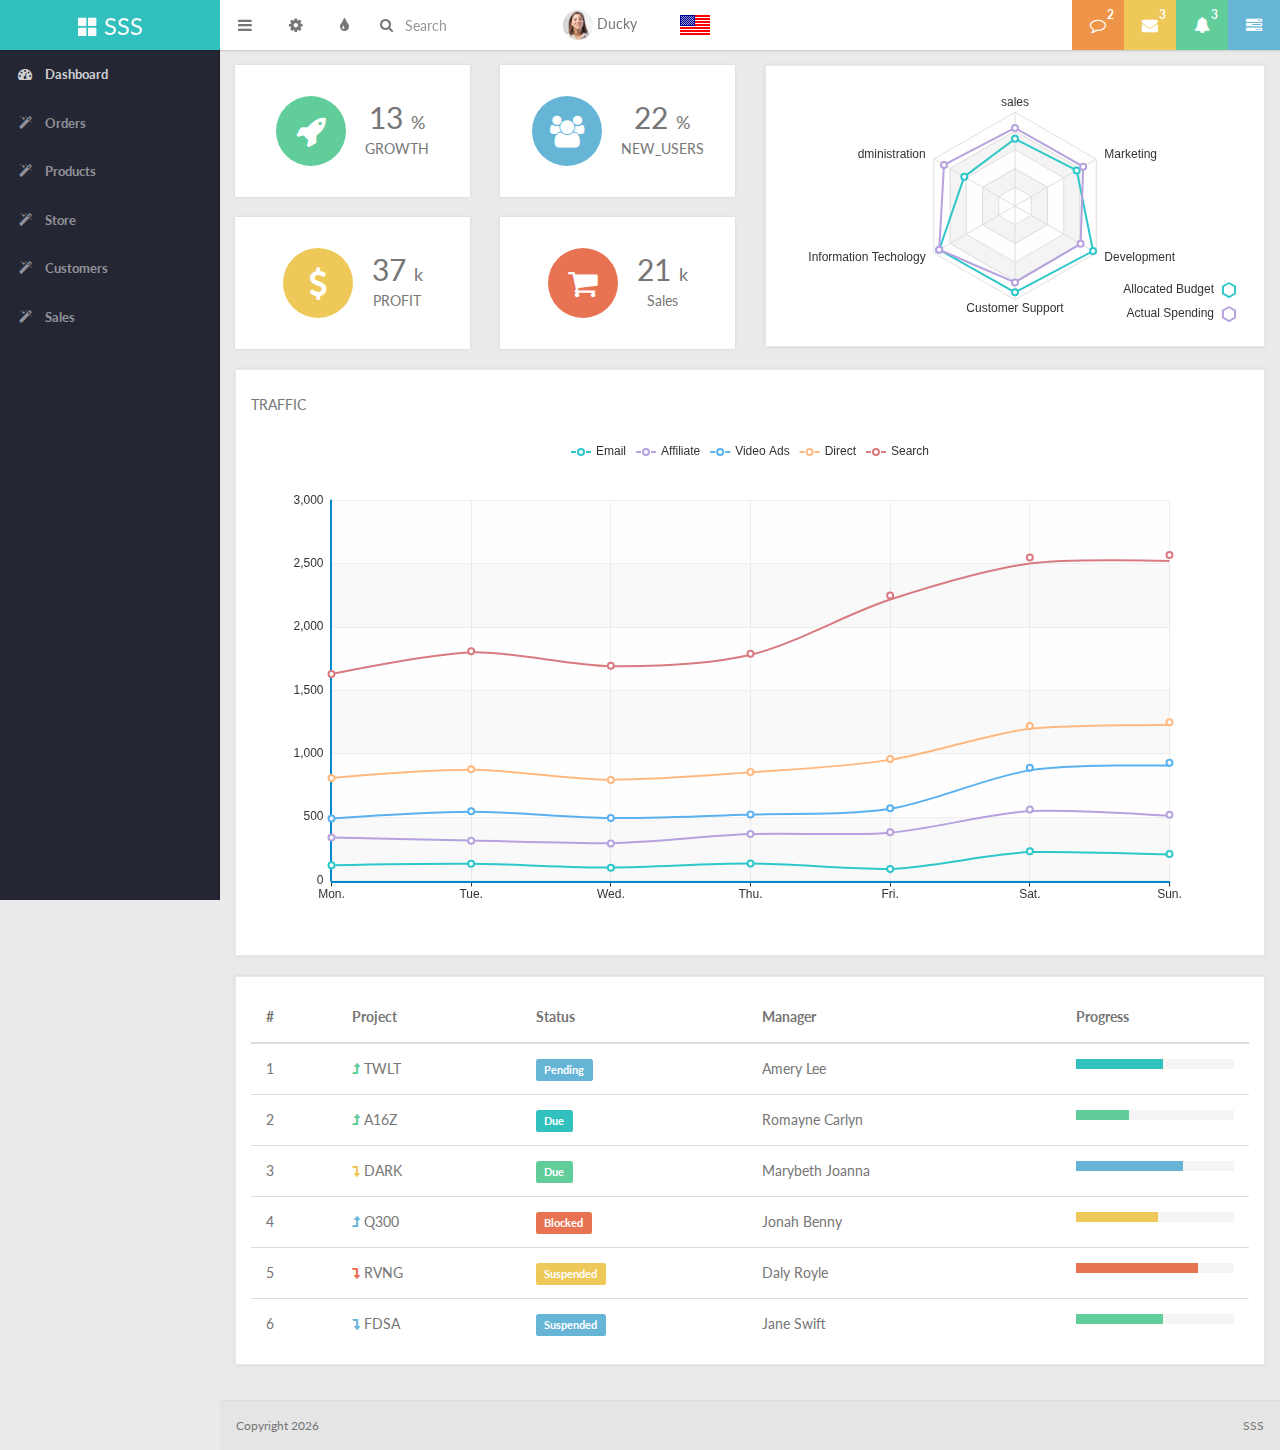
<file: shops/index.html>
<!doctype html>
<!--[if lt IE 8]>         <html class="no-js lt-ie8"> <![endif]-->
<!--[if gt IE 8]><!--> <html class="no-js"> <!--<![endif]-->
    <head>
        <meta charset="utf-8">
        <meta http-equiv="X-UA-Compatible" content="IE=edge">
        <title>ShopS</title>
        <meta name="description" content="Responsive Admin Web App with Bootstrap and AngularJS">
        <meta name="keywords" content="angularjs admin, admin templates, admin themes, bootstrap admin">
        <meta name="viewport" content="width=device-width,initial-scale=1,maximum-scale=1">

        <!-- Needs images, font... therefore can not be part of main.css -->
        <link href="http://fonts.googleapis.com/css?family=Lato:300,400,700,300italic,400italic" rel="stylesheet" type="text/css">
        <link rel="stylesheet" href="bower_components/font-awesome/css/font-awesome.min.css">
        <!-- end Needs images -->
            
            <link rel="stylesheet" href="styles/main.css">

    </head>
    <body data-ng-app="app" id="app" class="app" data-custom-page data-off-canvas-nav data-ng-controller="AppCtrl" data-ng-class=" { 'layout-boxed': main.layout === 'boxed', 
                            'nav-collapsed-min': main.isMenuCollapsed
          } ">
        <!--[if lt IE 9]>
            <div class="lt-ie9-bg">
                <p class="browsehappy">You are using an <strong>outdated</strong> browser.</p>
                <p>Please <a href="http://browsehappy.com/">upgrade your browser</a> to improve your experience.</p>
            </div>
        <![endif]-->

        <header data-ng-include=" 'app/layout/header.html' " id="header" class="header-container" data-ng-class="{ 'header-fixed': main.fixedHeader,
                                  'bg-white': ['11','12','13','14','15','16','21'].indexOf(main.skin) >= 0,
                                  'bg-dark': main.skin === '31',
                                  'bg-primary': ['22','32'].indexOf(main.skin) >= 0,
                                  'bg-success': ['23','33'].indexOf(main.skin) >= 0,
                                  'bg-info-alt': ['24','34'].indexOf(main.skin) >= 0,
                                  'bg-warning': ['25','35'].indexOf(main.skin) >= 0,
                                  'bg-danger': ['26','36'].indexOf(main.skin) >= 0
                 }"></header>

        <div class="main-container" data-ng-class="{ 'app-nav-horizontal': main.menu === 'horizontal' }">
            <aside data-ng-include=" 'app/layout/sidebar.html' " id="nav-container" class="nav-container" data-ng-class="{ 'nav-fixed': main.fixedSidebar,
                                    'nav-horizontal': main.menu === 'horizontal',
                                    'nav-vertical': main.menu === 'vertical',
                                    'bg-white': ['31','32','33','34','35','36'].indexOf(main.skin) >= 0,
                                    'bg-dark': ['31','32','33','34','35','36'].indexOf(main.skin) < 0
                   }">
            </aside>

            <div id="content" class="content-container">
                <section data-ng-view class="view-container {{main.pageTransition.class}}"></section>
            </div>

            <footer data-ng-include=" 'app/layout/footer.html' " id="footer" class="app-footer">
            </footer>
        </div>


        <!--<script src="http://maps.google.com/maps/api/js"></script>-->
        <script src="scripts/vendor.js"></script>
        <script src="scripts/ui.js"></script>
        <script src="scripts/app.js"></script>
        <script src="scripts/app.config.js"></script>
        
        <!--controler-->
        <script src="app/modules/signin/signin.controller.js"></script>
        <script src="app/modules/language/language.controller.js"></script>
        <script src="app/modules/dashboard/dashboard.controller.js"></script>
        <script src="app/modules/products/products.controller.js"></script>

        <!--libs-->
        <script src="scripts/libs/angular-cookies.js"></script>
        <script src="scripts/libs/angular-recaptcha.js"></script>
        <script src="scripts/libs/angular-messages.js"></script>

        <!--service-->
        <script src="app/services/common/http.service.js"></script>
        <script src="app/services/common/cookies.service.js"></script>
        <script src="app/services/common/binding.service.js"></script>
        <script src="app/services/signin.service.js"></script>
    </body>
</html>
</file>
<file: shops/styles/main.css>
.btn,
.btn-group,
.btn-group-vertical,
.caret,
.checkbox-inline,
.radio-inline,
img {
    vertical-align: middle
}
hr,
img {
    border: 0
}
.fc table,
.ui-timeline,
table {
    border-spacing: 0
}
body,
figure {
    margin: 0
}
.btn-group>.btn-group,
.btn-toolbar .btn,
.btn-toolbar .btn-group,
.btn-toolbar .input-group,
.col-xs-1,
.col-xs-10,
.col-xs-11,
.col-xs-12,
.col-xs-2,
.col-xs-3,
.col-xs-4,
.col-xs-5,
.col-xs-6,
.col-xs-7,
.col-xs-8,
.col-xs-9,
.dropdown-menu {
    float: left
}
.img-responsive,
.img-thumbnail,
.table,
label {
    max-width: 100%
}
.navbar-fixed-bottom .navbar-collapse,
.navbar-fixed-top .navbar-collapse,
.pre-scrollable {
    max-height: 340px
}
html {
    font-family: sans-serif;
    -ms-text-size-adjust: 100%;
    -webkit-text-size-adjust: 100%
}
article,
aside,
details,
figcaption,
figure,
footer,
header,
hgroup,
main,
menu,
nav,
section,
summary {
    display: block
}
audio,
canvas,
progress,
video {
    display: inline-block;
    vertical-align: baseline
}
audio:not([controls]) {
    display: none;
    height: 0
}
[hidden],
template {
    display: none
}
a {
    background-color: transparent
}
a:active,
a:hover {
    outline: 0
}
b,
optgroup,
strong {
    font-weight: 700
}
dfn {
    font-style: italic
}
h1 {
    margin: .67em 0
}
mark {
    background: #ff0;
    color: #000
}
sub,
sup {
    font-size: 75%;
    line-height: 0;
    position: relative;
    vertical-align: baseline
}
sup {
    top: -.5em
}
sub {
    bottom: -.25em
}
svg:not(:root) {
    overflow: hidden
}
hr {
    box-sizing: content-box;
    height: 0
}
pre,
textarea {
    overflow: auto
}
code,
kbd,
pre,
samp {
    font-size: 1em
}
button,
input,
optgroup,
select,
textarea {
    color: inherit;
    font: inherit;
    margin: 0
}
button {
    overflow: visible
}
button,
select {
    text-transform: none
}
button,
html input[type=button],
input[type=reset],
input[type=submit] {
    -webkit-appearance: button;
    cursor: pointer
}
button[disabled],
html input[disabled] {
    cursor: default
}
button::-moz-focus-inner,
input::-moz-focus-inner {
    border: 0;
    padding: 0
}
input[type=checkbox],
input[type=radio] {
    box-sizing: border-box;
    padding: 0
}
input[type=number]::-webkit-inner-spin-button,
input[type=number]::-webkit-outer-spin-button {
    height: auto
}
input[type=search]::-webkit-search-cancel-button,
input[type=search]::-webkit-search-decoration {
    -webkit-appearance: none
}
table {
    border-collapse: collapse
}
td,
th {
    padding: 0
}
@media print {
    blockquote,
    img,
    pre,
    tr {
        page-break-inside: avoid
    }
    *,
    :after,
    :before {
        background: 0 0!important;
        color: #000!important;
        box-shadow: none!important;
        text-shadow: none!important
    }
    a,
    a:visited {
        text-decoration: underline
    }
    a[href]:after {
        content: " (" attr(href) ")"
    }
    abbr[title]:after {
        content: " (" attr(title) ")"
    }
    a[href^="javascript:"]:after,
    a[href^="#"]:after {
        content: ""
    }
    blockquote,
    pre {
        border: 1px solid #999
    }
    thead {
        display: table-header-group
    }
    img {
        max-width: 100%!important
    }
    h2,
    h3,
    p {
        orphans: 3;
        widows: 3
    }
    h2,
    h3 {
        page-break-after: avoid
    }
    .navbar {
        display: none
    }
    .btn>.caret,
    .dropup>.btn>.caret {
        border-top-color: #000!important
    }
    .label {
        border: 1px solid #000
    }
    .table {
        border-collapse: collapse!important
    }
    .table td,
    .table th {
        background-color: #fff!important
    }
    .table-bordered td,
    .table-bordered th {
        border: 1px solid #ddd!important
    }
}
.btn,
.btn-danger.active,
.btn-danger:active,
.btn-default.active,
.btn-default:active,
.btn-info.active,
.btn-info:active,
.btn-primary.active,
.btn-primary:active,
.btn-warning.active,
.btn-warning:active,
.btn.active,
.btn:active,
.dropdown-menu>.disabled>a:focus,
.dropdown-menu>.disabled>a:hover,
.form-control,
.navbar-toggle,
.open>.btn-danger.dropdown-toggle,
.open>.btn-default.dropdown-toggle,
.open>.btn-info.dropdown-toggle,
.open>.btn-primary.dropdown-toggle,
.open>.btn-warning.dropdown-toggle {
    background-image: none
}
.img-thumbnail,
body {
    background-color: #f3f3f3
}
@font-face {
    font-family: 'Glyphicons Halflings';
    src: url(../fonts/glyphicons-halflings-regular.eot);
    src: url(../fonts/glyphicons-halflings-regular.eot?#iefix) format("embedded-opentype"), url(../fonts/glyphicons-halflings-regular.woff2) format("woff2"), url(../fonts/glyphicons-halflings-regular.woff) format("woff"), url(../fonts/glyphicons-halflings-regular.ttf) format("truetype"), url(../fonts/glyphicons-halflings-regular.svg#glyphicons_halflingsregular) format("svg")
}
.glyphicon {
    position: relative;
    top: 1px;
    display: inline-block;
    font-family: 'Glyphicons Halflings';
    font-style: normal;
    font-weight: 400;
    line-height: 1;
    -webkit-font-smoothing: antialiased;
    -moz-osx-font-smoothing: grayscale
}
.glyphicon-asterisk:before {
    content: "\002a"
}
.glyphicon-plus:before {
    content: "\002b"
}
.glyphicon-eur:before,
.glyphicon-euro:before {
    content: "\20ac"
}
.glyphicon-minus:before {
    content: "\2212"
}
.glyphicon-cloud:before {
    content: "\2601"
}
.glyphicon-envelope:before {
    content: "\2709"
}
.glyphicon-pencil:before {
    content: "\270f"
}
.glyphicon-glass:before {
    content: "\e001"
}
.glyphicon-music:before {
    content: "\e002"
}
.glyphicon-search:before {
    content: "\e003"
}
.glyphicon-heart:before {
    content: "\e005"
}
.glyphicon-star:before {
    content: "\e006"
}
.glyphicon-star-empty:before {
    content: "\e007"
}
.glyphicon-user:before {
    content: "\e008"
}
.glyphicon-film:before {
    content: "\e009"
}
.glyphicon-th-large:before {
    content: "\e010"
}
.glyphicon-th:before {
    content: "\e011"
}
.glyphicon-th-list:before {
    content: "\e012"
}
.glyphicon-ok:before {
    content: "\e013"
}
.glyphicon-remove:before {
    content: "\e014"
}
.glyphicon-zoom-in:before {
    content: "\e015"
}
.glyphicon-zoom-out:before {
    content: "\e016"
}
.glyphicon-off:before {
    content: "\e017"
}
.glyphicon-signal:before {
    content: "\e018"
}
.glyphicon-cog:before {
    content: "\e019"
}
.glyphicon-trash:before {
    content: "\e020"
}
.glyphicon-home:before {
    content: "\e021"
}
.glyphicon-file:before {
    content: "\e022"
}
.glyphicon-time:before {
    content: "\e023"
}
.glyphicon-road:before {
    content: "\e024"
}
.glyphicon-download-alt:before {
    content: "\e025"
}
.glyphicon-download:before {
    content: "\e026"
}
.glyphicon-upload:before {
    content: "\e027"
}
.glyphicon-inbox:before {
    content: "\e028"
}
.glyphicon-play-circle:before {
    content: "\e029"
}
.glyphicon-repeat:before {
    content: "\e030"
}
.glyphicon-refresh:before {
    content: "\e031"
}
.glyphicon-list-alt:before {
    content: "\e032"
}
.glyphicon-lock:before {
    content: "\e033"
}
.glyphicon-flag:before {
    content: "\e034"
}
.glyphicon-headphones:before {
    content: "\e035"
}
.glyphicon-volume-off:before {
    content: "\e036"
}
.glyphicon-volume-down:before {
    content: "\e037"
}
.glyphicon-volume-up:before {
    content: "\e038"
}
.glyphicon-qrcode:before {
    content: "\e039"
}
.glyphicon-barcode:before {
    content: "\e040"
}
.glyphicon-tag:before {
    content: "\e041"
}
.glyphicon-tags:before {
    content: "\e042"
}
.glyphicon-book:before {
    content: "\e043"
}
.glyphicon-bookmark:before {
    content: "\e044"
}
.glyphicon-print:before {
    content: "\e045"
}
.glyphicon-camera:before {
    content: "\e046"
}
.glyphicon-font:before {
    content: "\e047"
}
.glyphicon-bold:before {
    content: "\e048"
}
.glyphicon-italic:before {
    content: "\e049"
}
.glyphicon-text-height:before {
    content: "\e050"
}
.glyphicon-text-width:before {
    content: "\e051"
}
.glyphicon-align-left:before {
    content: "\e052"
}
.glyphicon-align-center:before {
    content: "\e053"
}
.glyphicon-align-right:before {
    content: "\e054"
}
.glyphicon-align-justify:before {
    content: "\e055"
}
.glyphicon-list:before {
    content: "\e056"
}
.glyphicon-indent-left:before {
    content: "\e057"
}
.glyphicon-indent-right:before {
    content: "\e058"
}
.glyphicon-facetime-video:before {
    content: "\e059"
}
.glyphicon-picture:before {
    content: "\e060"
}
.glyphicon-map-marker:before {
    content: "\e062"
}
.glyphicon-adjust:before {
    content: "\e063"
}
.glyphicon-tint:before {
    content: "\e064"
}
.glyphicon-edit:before {
    content: "\e065"
}
.glyphicon-share:before {
    content: "\e066"
}
.glyphicon-check:before {
    content: "\e067"
}
.glyphicon-move:before {
    content: "\e068"
}
.glyphicon-step-backward:before {
    content: "\e069"
}
.glyphicon-fast-backward:before {
    content: "\e070"
}
.glyphicon-backward:before {
    content: "\e071"
}
.glyphicon-play:before {
    content: "\e072"
}
.glyphicon-pause:before {
    content: "\e073"
}
.glyphicon-stop:before {
    content: "\e074"
}
.glyphicon-forward:before {
    content: "\e075"
}
.glyphicon-fast-forward:before {
    content: "\e076"
}
.glyphicon-step-forward:before {
    content: "\e077"
}
.glyphicon-eject:before {
    content: "\e078"
}
.glyphicon-chevron-left:before {
    content: "\e079"
}
.glyphicon-chevron-right:before {
    content: "\e080"
}
.glyphicon-plus-sign:before {
    content: "\e081"
}
.glyphicon-minus-sign:before {
    content: "\e082"
}
.glyphicon-remove-sign:before {
    content: "\e083"
}
.glyphicon-ok-sign:before {
    content: "\e084"
}
.glyphicon-question-sign:before {
    content: "\e085"
}
.glyphicon-info-sign:before {
    content: "\e086"
}
.glyphicon-screenshot:before {
    content: "\e087"
}
.glyphicon-remove-circle:before {
    content: "\e088"
}
.glyphicon-ok-circle:before {
    content: "\e089"
}
.glyphicon-ban-circle:before {
    content: "\e090"
}
.glyphicon-arrow-left:before {
    content: "\e091"
}
.glyphicon-arrow-right:before {
    content: "\e092"
}
.glyphicon-arrow-up:before {
    content: "\e093"
}
.glyphicon-arrow-down:before {
    content: "\e094"
}
.glyphicon-share-alt:before {
    content: "\e095"
}
.glyphicon-resize-full:before {
    content: "\e096"
}
.glyphicon-resize-small:before {
    content: "\e097"
}
.glyphicon-exclamation-sign:before {
    content: "\e101"
}
.glyphicon-gift:before {
    content: "\e102"
}
.glyphicon-leaf:before {
    content: "\e103"
}
.glyphicon-fire:before {
    content: "\e104"
}
.glyphicon-eye-open:before {
    content: "\e105"
}
.glyphicon-eye-close:before {
    content: "\e106"
}
.glyphicon-warning-sign:before {
    content: "\e107"
}
.glyphicon-plane:before {
    content: "\e108"
}
.glyphicon-calendar:before {
    content: "\e109"
}
.glyphicon-random:before {
    content: "\e110"
}
.glyphicon-comment:before {
    content: "\e111"
}
.glyphicon-magnet:before {
    content: "\e112"
}
.glyphicon-chevron-up:before {
    content: "\e113"
}
.glyphicon-chevron-down:before {
    content: "\e114"
}
.glyphicon-retweet:before {
    content: "\e115"
}
.glyphicon-shopping-cart:before {
    content: "\e116"
}
.glyphicon-folder-close:before {
    content: "\e117"
}
.glyphicon-folder-open:before {
    content: "\e118"
}
.glyphicon-resize-vertical:before {
    content: "\e119"
}
.glyphicon-resize-horizontal:before {
    content: "\e120"
}
.glyphicon-hdd:before {
    content: "\e121"
}
.glyphicon-bullhorn:before {
    content: "\e122"
}
.glyphicon-bell:before {
    content: "\e123"
}
.glyphicon-certificate:before {
    content: "\e124"
}
.glyphicon-thumbs-up:before {
    content: "\e125"
}
.glyphicon-thumbs-down:before {
    content: "\e126"
}
.glyphicon-hand-right:before {
    content: "\e127"
}
.glyphicon-hand-left:before {
    content: "\e128"
}
.glyphicon-hand-up:before {
    content: "\e129"
}
.glyphicon-hand-down:before {
    content: "\e130"
}
.glyphicon-circle-arrow-right:before {
    content: "\e131"
}
.glyphicon-circle-arrow-left:before {
    content: "\e132"
}
.glyphicon-circle-arrow-up:before {
    content: "\e133"
}
.glyphicon-circle-arrow-down:before {
    content: "\e134"
}
.glyphicon-globe:before {
    content: "\e135"
}
.glyphicon-wrench:before {
    content: "\e136"
}
.glyphicon-tasks:before {
    content: "\e137"
}
.glyphicon-filter:before {
    content: "\e138"
}
.glyphicon-briefcase:before {
    content: "\e139"
}
.glyphicon-fullscreen:before {
    content: "\e140"
}
.glyphicon-dashboard:before {
    content: "\e141"
}
.glyphicon-paperclip:before {
    content: "\e142"
}
.glyphicon-heart-empty:before {
    content: "\e143"
}
.glyphicon-link:before {
    content: "\e144"
}
.glyphicon-phone:before {
    content: "\e145"
}
.glyphicon-pushpin:before {
    content: "\e146"
}
.glyphicon-usd:before {
    content: "\e148"
}
.glyphicon-gbp:before {
    content: "\e149"
}
.glyphicon-sort:before {
    content: "\e150"
}
.glyphicon-sort-by-alphabet:before {
    content: "\e151"
}
.glyphicon-sort-by-alphabet-alt:before {
    content: "\e152"
}
.glyphicon-sort-by-order:before {
    content: "\e153"
}
.glyphicon-sort-by-order-alt:before {
    content: "\e154"
}
.glyphicon-sort-by-attributes:before {
    content: "\e155"
}
.glyphicon-sort-by-attributes-alt:before {
    content: "\e156"
}
.glyphicon-unchecked:before {
    content: "\e157"
}
.glyphicon-expand:before {
    content: "\e158"
}
.glyphicon-collapse-down:before {
    content: "\e159"
}
.glyphicon-collapse-up:before {
    content: "\e160"
}
.glyphicon-log-in:before {
    content: "\e161"
}
.glyphicon-flash:before {
    content: "\e162"
}
.glyphicon-log-out:before {
    content: "\e163"
}
.glyphicon-new-window:before {
    content: "\e164"
}
.glyphicon-record:before {
    content: "\e165"
}
.glyphicon-save:before {
    content: "\e166"
}
.glyphicon-open:before {
    content: "\e167"
}
.glyphicon-saved:before {
    content: "\e168"
}
.glyphicon-import:before {
    content: "\e169"
}
.glyphicon-export:before {
    content: "\e170"
}
.glyphicon-send:before {
    content: "\e171"
}
.glyphicon-floppy-disk:before {
    content: "\e172"
}
.glyphicon-floppy-saved:before {
    content: "\e173"
}
.glyphicon-floppy-remove:before {
    content: "\e174"
}
.glyphicon-floppy-save:before {
    content: "\e175"
}
.glyphicon-floppy-open:before {
    content: "\e176"
}
.glyphicon-credit-card:before {
    content: "\e177"
}
.glyphicon-transfer:before {
    content: "\e178"
}
.glyphicon-cutlery:before {
    content: "\e179"
}
.glyphicon-header:before {
    content: "\e180"
}
.glyphicon-compressed:before {
    content: "\e181"
}
.glyphicon-earphone:before {
    content: "\e182"
}
.glyphicon-phone-alt:before {
    content: "\e183"
}
.glyphicon-tower:before {
    content: "\e184"
}
.glyphicon-stats:before {
    content: "\e185"
}
.glyphicon-sd-video:before {
    content: "\e186"
}
.glyphicon-hd-video:before {
    content: "\e187"
}
.glyphicon-subtitles:before {
    content: "\e188"
}
.glyphicon-sound-stereo:before {
    content: "\e189"
}
.glyphicon-sound-dolby:before {
    content: "\e190"
}
.glyphicon-sound-5-1:before {
    content: "\e191"
}
.glyphicon-sound-6-1:before {
    content: "\e192"
}
.glyphicon-sound-7-1:before {
    content: "\e193"
}
.glyphicon-copyright-mark:before {
    content: "\e194"
}
.glyphicon-registration-mark:before {
    content: "\e195"
}
.glyphicon-cloud-download:before {
    content: "\e197"
}
.glyphicon-cloud-upload:before {
    content: "\e198"
}
.glyphicon-tree-conifer:before {
    content: "\e199"
}
.glyphicon-tree-deciduous:before {
    content: "\e200"
}
.glyphicon-cd:before {
    content: "\e201"
}
.glyphicon-save-file:before {
    content: "\e202"
}
.glyphicon-open-file:before {
    content: "\e203"
}
.glyphicon-level-up:before {
    content: "\e204"
}
.glyphicon-copy:before {
    content: "\e205"
}
.glyphicon-paste:before {
    content: "\e206"
}
.glyphicon-alert:before {
    content: "\e209"
}
.glyphicon-equalizer:before {
    content: "\e210"
}
.glyphicon-king:before {
    content: "\e211"
}
.glyphicon-queen:before {
    content: "\e212"
}
.glyphicon-pawn:before {
    content: "\e213"
}
.glyphicon-bishop:before {
    content: "\e214"
}
.glyphicon-knight:before {
    content: "\e215"
}
.glyphicon-baby-formula:before {
    content: "\e216"
}
.glyphicon-tent:before {
    content: "\26fa"
}
.glyphicon-blackboard:before {
    content: "\e218"
}
.glyphicon-bed:before {
    content: "\e219"
}
.glyphicon-apple:before {
    content: "\f8ff"
}
.glyphicon-erase:before {
    content: "\e221"
}
.glyphicon-hourglass:before {
    content: "\231b"
}
.glyphicon-lamp:before {
    content: "\e223"
}
.glyphicon-duplicate:before {
    content: "\e224"
}
.glyphicon-piggy-bank:before {
    content: "\e225"
}
.glyphicon-scissors:before {
    content: "\e226"
}
.glyphicon-bitcoin:before,
.glyphicon-btc:before,
.glyphicon-xbt:before {
    content: "\e227"
}
.glyphicon-jpy:before,
.glyphicon-yen:before {
    content: "\00a5"
}
.glyphicon-rub:before,
.glyphicon-ruble:before {
    content: "\20bd"
}
.glyphicon-scale:before {
    content: "\e230"
}
.glyphicon-ice-lolly:before {
    content: "\e231"
}
.glyphicon-ice-lolly-tasted:before {
    content: "\e232"
}
.glyphicon-education:before {
    content: "\e233"
}
.glyphicon-option-horizontal:before {
    content: "\e234"
}
.glyphicon-option-vertical:before {
    content: "\e235"
}
.glyphicon-menu-hamburger:before {
    content: "\e236"
}
.glyphicon-modal-window:before {
    content: "\e237"
}
.glyphicon-oil:before {
    content: "\e238"
}
.glyphicon-grain:before {
    content: "\e239"
}
.glyphicon-sunglasses:before {
    content: "\e240"
}
.glyphicon-text-size:before {
    content: "\e241"
}
.glyphicon-text-color:before {
    content: "\e242"
}
.glyphicon-text-background:before {
    content: "\e243"
}
.glyphicon-object-align-top:before {
    content: "\e244"
}
.glyphicon-object-align-bottom:before {
    content: "\e245"
}
.glyphicon-object-align-horizontal:before {
    content: "\e246"
}
.glyphicon-object-align-left:before {
    content: "\e247"
}
.glyphicon-object-align-vertical:before {
    content: "\e248"
}
.glyphicon-object-align-right:before {
    content: "\e249"
}
.glyphicon-triangle-right:before {
    content: "\e250"
}
.glyphicon-triangle-left:before {
    content: "\e251"
}
.glyphicon-triangle-bottom:before {
    content: "\e252"
}
.glyphicon-triangle-top:before {
    content: "\e253"
}
.glyphicon-console:before {
    content: "\e254"
}
.glyphicon-superscript:before {
    content: "\e255"
}
.glyphicon-subscript:before {
    content: "\e256"
}
.glyphicon-menu-left:before {
    content: "\e257"
}
.glyphicon-menu-right:before {
    content: "\e258"
}
.glyphicon-menu-down:before {
    content: "\e259"
}
.glyphicon-menu-up:before {
    content: "\e260"
}
*,
:after,
:before {
    -webkit-box-sizing: border-box;
    -moz-box-sizing: border-box;
    box-sizing: border-box
}
html {
    font-size: 10px;
    -webkit-tap-highlight-color: transparent
}
body {
    font-family: Lato, "Helvetica Neue", Arial, sans-serif;
    font-size: 14px;
    line-height: 1.42857;
    color: #767676
}
button,
input,
select,
textarea {
    font-family: inherit;
    font-size: inherit;
    line-height: inherit
}
a {
    color: #31C0BE;
    text-decoration: none
}
a:focus,
a:hover {
    color: #218382;
    text-decoration: underline
}
a:focus {
    outline-offset: -2px
}
.img-responsive {
    display: block;
    height: auto
}
.img-rounded {
    border-radius: 0
}
.img-thumbnail {
    padding: 4px;
    line-height: 1.42857;
    border: 1px solid #ddd;
    border-radius: 0;
    -webkit-transition: all .2s ease-in-out;
    -o-transition: all .2s ease-in-out;
    transition: all .2s ease-in-out;
    display: inline-block;
    height: auto
}
.img-circle {
    border-radius: 50%
}
hr {
    margin-top: 20px;
    margin-bottom: 20px;
    border-top: 1px solid #eee
}
.sr-only {
    position: absolute;
    width: 1px;
    height: 1px;
    margin: -1px;
    padding: 0;
    overflow: hidden;
    clip: rect(0, 0, 0, 0);
    border: 0
}
.sr-only-focusable:active,
.sr-only-focusable:focus {
    position: static;
    width: auto;
    height: auto;
    margin: 0;
    overflow: visible;
    clip: auto
}
[role=button] {
    cursor: pointer
}
.h1,
.h2,
.h3,
.h4,
.h5,
.h6,
h1,
h2,
h3,
h4,
h5,
h6 {
    font-family: inherit;
    font-weight: 700;
    line-height: 1.1;
    color: inherit
}
.h1 .small,
.h1 small,
.h2 .small,
.h2 small,
.h3 .small,
.h3 small,
.h4 .small,
.h4 small,
.h5 .small,
.h5 small,
.h6 .small,
.h6 small,
h1 .small,
h1 small,
h2 .small,
h2 small,
h3 .small,
h3 small,
h4 .small,
h4 small,
h5 .small,
h5 small,
h6 .small,
h6 small {
    font-weight: 400;
    line-height: 1;
    color: #777
}
.h1,
.h2,
.h3,
h1,
h2,
h3 {
    margin-top: 20px;
    margin-bottom: 10px
}
.h1 .small,
.h1 small,
.h2 .small,
.h2 small,
.h3 .small,
.h3 small,
h1 .small,
h1 small,
h2 .small,
h2 small,
h3 .small,
h3 small {
    font-size: 65%
}
.h4,
.h5,
.h6,
h4,
h5,
h6 {
    margin-top: 10px;
    margin-bottom: 10px
}
.h4 .small,
.h4 small,
.h5 .small,
.h5 small,
.h6 .small,
.h6 small,
h4 .small,
h4 small,
h5 .small,
h5 small,
h6 .small,
h6 small {
    font-size: 75%
}
.h1,
h1 {
    font-size: 36px
}
.h2,
h2 {
    font-size: 30px
}
.h3,
h3 {
    font-size: 24px
}
.h4,
h4 {
    font-size: 18px
}
.h5,
h5 {
    font-size: 14px
}
.h6,
h6 {
    font-size: 12px
}
p {
    margin: 0 0 10px
}
.lead {
    margin-bottom: 20px;
    font-size: 16px;
    font-weight: 300;
    line-height: 1.4
}
dt,
kbd kbd,
label {
    font-weight: 700
}
@media (min-width: 768px) {
    .lead {
        font-size: 21px
    }
}
.small,
small {
    font-size: 85%
}
.mark,
mark {
    background-color: #FCF7EF;
    padding: .2em
}
.list-inline,
.list-unstyled {
    padding-left: 0;
    list-style: none
}
.text-left {
    text-align: left
}
.text-right {
    text-align: right
}
.text-center {
    text-align: center
}
.text-justify {
    text-align: justify
}
.text-nowrap {
    white-space: nowrap
}
.text-lowercase {
    text-transform: lowercase
}
.initialism,
.text-uppercase {
    text-transform: uppercase
}
.text-capitalize {
    text-transform: capitalize
}
.text-muted {
    color: #777
}
.text-primary {
    color: #31C0BE
}
a.text-primary:focus,
a.text-primary:hover {
    color: #279796
}
.text-success {
    color: #7A8C6B
}
a.text-success:focus,
a.text-success:hover {
    color: #616f55
}
.text-info {
    color: #6D8594
}
a.text-info:focus,
a.text-info:hover {
    color: #576b77
}
.text-warning {
    color: #96825C
}
a.text-warning:focus,
a.text-warning:hover {
    color: #766749
}
.text-danger {
    color: #9D545B
}
a.text-danger:focus,
a.text-danger:hover {
    color: #7c4248
}
.bg-primary {
    background-color: #31C0BE
}
pre code,
table {
    background-color: transparent
}
.page-header {
    padding-bottom: 9px;
    margin: 40px 0 20px;
    border-bottom: 1px solid #eee
}
dl,
ol,
ul {
    margin-top: 0
}
blockquote ol:last-child,
blockquote p:last-child,
blockquote ul:last-child,
ol ol,
ol ul,
ul ol,
ul ul {
    margin-bottom: 0
}
address,
dl {
    margin-bottom: 20px
}
ol,
ul {
    margin-bottom: 10px
}
.list-inline {
    margin-left: -5px
}
.list-inline>li {
    display: inline-block;
    padding-left: 5px;
    padding-right: 5px
}
dd,
dt {
    line-height: 1.42857
}
dd {
    margin-left: 0
}
.dl-horizontal dd:after,
.dl-horizontal dd:before {
    content: " ";
    display: table
}
.dl-horizontal dd:after {
    clear: both
}
@media (min-width: 768px) {
    .dl-horizontal dt {
        float: left;
        width: 160px;
        clear: left;
        text-align: right;
        overflow: hidden;
        text-overflow: ellipsis;
        white-space: nowrap
    }
    .dl-horizontal dd {
        margin-left: 180px
    }
    .container {
        width: 750px
    }
}
.btn-group-vertical>.btn-group:after,
.btn-toolbar:after,
.clearfix:after,
.container-fluid:after,
.container:after,
.dropdown-menu>li>a,
.fc-clear,
.form-horizontal .form-group:after,
.modal-footer:after,
.modal-header:after,
.nav:after,
.navbar-collapse:after,
.navbar-header:after,
.pager:after,
.panel-body:after,
.row:after {
    clear: both
}
abbr[data-original-title],
abbr[title] {
    cursor: help;
    border-bottom: 1px dotted #777
}
.initialism {
    font-size: 90%
}
blockquote {
    padding: 10px 20px;
    margin: 0 0 20px;
    font-size: 17.5px;
    border-left: 5px solid #eee
}
blockquote .small,
blockquote footer,
blockquote small {
    display: block;
    font-size: 80%;
    line-height: 1.42857;
    color: #777
}
legend,
pre {
    color: #333
}
blockquote .small:before,
blockquote footer:before,
blockquote small:before {
    content: '\2014 \00A0'
}
.blockquote-reverse,
blockquote.pull-right {
    padding-right: 15px;
    padding-left: 0;
    border-right: 5px solid #eee;
    border-left: 0;
    text-align: right
}
code,
kbd {
    padding: 2px 4px;
    font-size: 90%;
    border-radius: 0
}
caption,
th {
    text-align: left
}
.blockquote-reverse .small:before,
.blockquote-reverse footer:before,
.blockquote-reverse small:before,
blockquote.pull-right .small:before,
blockquote.pull-right footer:before,
blockquote.pull-right small:before {
    content: ''
}
.blockquote-reverse .small:after,
.blockquote-reverse footer:after,
.blockquote-reverse small:after,
blockquote.pull-right .small:after,
blockquote.pull-right footer:after,
blockquote.pull-right small:after {
    content: '\00A0 \2014'
}
address {
    font-style: normal;
    line-height: 1.42857
}
code,
kbd,
pre,
samp {
    font-family: Menlo, Monaco, Consolas, "Courier New", monospace
}
code {
    color: #c7254e;
    background-color: #f9f2f4
}
kbd {
    color: #fff;
    background-color: #333;
    box-shadow: inset 0 -1px 0 rgba(0, 0, 0, .25)
}
kbd kbd {
    padding: 0;
    font-size: 100%;
    box-shadow: none
}
pre {
    display: block;
    padding: 9.5px;
    margin: 0 0 10px;
    font-size: 13px;
    line-height: 1.42857;
    word-break: break-all;
    word-wrap: break-word;
    background-color: #f5f5f5;
    border: 1px solid #ccc;
    border-radius: 0
}
.container-fluid:after,
.container-fluid:before,
.container:after,
.container:before,
.row:after,
.row:before {
    display: table;
    content: " "
}
.container,
.container-fluid {
    margin-right: auto;
    margin-left: auto
}
pre code {
    padding: 0;
    font-size: inherit;
    color: inherit;
    white-space: pre-wrap;
    border-radius: 0
}
.container,
.container-fluid {
    padding-left: 15px;
    padding-right: 15px
}
.pre-scrollable {
    overflow-y: scroll
}
@media (min-width: 992px) {
    .container {
        width: 970px
    }
}
@media (min-width: 1200px) {
    .container {
        width: 1170px
    }
}
.row {
    margin-left: -15px;
    margin-right: -15px
}
.col-lg-1,
.col-lg-10,
.col-lg-11,
.col-lg-12,
.col-lg-2,
.col-lg-3,
.col-lg-4,
.col-lg-5,
.col-lg-6,
.col-lg-7,
.col-lg-8,
.col-lg-9,
.col-md-1,
.col-md-10,
.col-md-11,
.col-md-12,
.col-md-2,
.col-md-3,
.col-md-4,
.col-md-5,
.col-md-6,
.col-md-7,
.col-md-8,
.col-md-9,
.col-sm-1,
.col-sm-10,
.col-sm-11,
.col-sm-12,
.col-sm-2,
.col-sm-3,
.col-sm-4,
.col-sm-5,
.col-sm-6,
.col-sm-7,
.col-sm-8,
.col-sm-9,
.col-xs-1,
.col-xs-10,
.col-xs-11,
.col-xs-12,
.col-xs-2,
.col-xs-3,
.col-xs-4,
.col-xs-5,
.col-xs-6,
.col-xs-7,
.col-xs-8,
.col-xs-9 {
    position: relative;
    min-height: 1px;
    padding-left: 15px;
    padding-right: 15px
}
.col-xs-1 {
    width: 8.33333%
}
.col-xs-2 {
    width: 16.66667%
}
.col-xs-3 {
    width: 25%
}
.col-xs-4 {
    width: 33.33333%
}
.col-xs-5 {
    width: 41.66667%
}
.col-xs-6 {
    width: 50%
}
.col-xs-7 {
    width: 58.33333%
}
.col-xs-8 {
    width: 66.66667%
}
.col-xs-9 {
    width: 75%
}
.col-xs-10 {
    width: 83.33333%
}
.col-xs-11 {
    width: 91.66667%
}
.col-xs-12 {
    width: 100%
}
.col-xs-pull-0 {
    right: auto
}
.col-xs-pull-1 {
    right: 8.33333%
}
.col-xs-pull-2 {
    right: 16.66667%
}
.col-xs-pull-3 {
    right: 25%
}
.col-xs-pull-4 {
    right: 33.33333%
}
.col-xs-pull-5 {
    right: 41.66667%
}
.col-xs-pull-6 {
    right: 50%
}
.col-xs-pull-7 {
    right: 58.33333%
}
.col-xs-pull-8 {
    right: 66.66667%
}
.col-xs-pull-9 {
    right: 75%
}
.col-xs-pull-10 {
    right: 83.33333%
}
.col-xs-pull-11 {
    right: 91.66667%
}
.col-xs-pull-12 {
    right: 100%
}
.col-xs-push-0 {
    left: auto
}
.col-xs-push-1 {
    left: 8.33333%
}
.col-xs-push-2 {
    left: 16.66667%
}
.col-xs-push-3 {
    left: 25%
}
.col-xs-push-4 {
    left: 33.33333%
}
.col-xs-push-5 {
    left: 41.66667%
}
.col-xs-push-6 {
    left: 50%
}
.col-xs-push-7 {
    left: 58.33333%
}
.col-xs-push-8 {
    left: 66.66667%
}
.col-xs-push-9 {
    left: 75%
}
.col-xs-push-10 {
    left: 83.33333%
}
.col-xs-push-11 {
    left: 91.66667%
}
.col-xs-push-12 {
    left: 100%
}
.col-xs-offset-0 {
    margin-left: 0
}
.col-xs-offset-1 {
    margin-left: 8.33333%
}
.col-xs-offset-2 {
    margin-left: 16.66667%
}
.col-xs-offset-3 {
    margin-left: 25%
}
.col-xs-offset-4 {
    margin-left: 33.33333%
}
.col-xs-offset-5 {
    margin-left: 41.66667%
}
.col-xs-offset-6 {
    margin-left: 50%
}
.col-xs-offset-7 {
    margin-left: 58.33333%
}
.col-xs-offset-8 {
    margin-left: 66.66667%
}
.col-xs-offset-9 {
    margin-left: 75%
}
.col-xs-offset-10 {
    margin-left: 83.33333%
}
.col-xs-offset-11 {
    margin-left: 91.66667%
}
.col-xs-offset-12 {
    margin-left: 100%
}
@media (min-width: 768px) {
    .col-sm-1,
    .col-sm-10,
    .col-sm-11,
    .col-sm-12,
    .col-sm-2,
    .col-sm-3,
    .col-sm-4,
    .col-sm-5,
    .col-sm-6,
    .col-sm-7,
    .col-sm-8,
    .col-sm-9 {
        float: left
    }
    .col-sm-1 {
        width: 8.33333%
    }
    .col-sm-2 {
        width: 16.66667%
    }
    .col-sm-3 {
        width: 25%
    }
    .col-sm-4 {
        width: 33.33333%
    }
    .col-sm-5 {
        width: 41.66667%
    }
    .col-sm-6 {
        width: 50%
    }
    .col-sm-7 {
        width: 58.33333%
    }
    .col-sm-8 {
        width: 66.66667%
    }
    .col-sm-9 {
        width: 75%
    }
    .col-sm-10 {
        width: 83.33333%
    }
    .col-sm-11 {
        width: 91.66667%
    }
    .col-sm-12 {
        width: 100%
    }
    .col-sm-pull-0 {
        right: auto
    }
    .col-sm-pull-1 {
        right: 8.33333%
    }
    .col-sm-pull-2 {
        right: 16.66667%
    }
    .col-sm-pull-3 {
        right: 25%
    }
    .col-sm-pull-4 {
        right: 33.33333%
    }
    .col-sm-pull-5 {
        right: 41.66667%
    }
    .col-sm-pull-6 {
        right: 50%
    }
    .col-sm-pull-7 {
        right: 58.33333%
    }
    .col-sm-pull-8 {
        right: 66.66667%
    }
    .col-sm-pull-9 {
        right: 75%
    }
    .col-sm-pull-10 {
        right: 83.33333%
    }
    .col-sm-pull-11 {
        right: 91.66667%
    }
    .col-sm-pull-12 {
        right: 100%
    }
    .col-sm-push-0 {
        left: auto
    }
    .col-sm-push-1 {
        left: 8.33333%
    }
    .col-sm-push-2 {
        left: 16.66667%
    }
    .col-sm-push-3 {
        left: 25%
    }
    .col-sm-push-4 {
        left: 33.33333%
    }
    .col-sm-push-5 {
        left: 41.66667%
    }
    .col-sm-push-6 {
        left: 50%
    }
    .col-sm-push-7 {
        left: 58.33333%
    }
    .col-sm-push-8 {
        left: 66.66667%
    }
    .col-sm-push-9 {
        left: 75%
    }
    .col-sm-push-10 {
        left: 83.33333%
    }
    .col-sm-push-11 {
        left: 91.66667%
    }
    .col-sm-push-12 {
        left: 100%
    }
    .col-sm-offset-0 {
        margin-left: 0
    }
    .col-sm-offset-1 {
        margin-left: 8.33333%
    }
    .col-sm-offset-2 {
        margin-left: 16.66667%
    }
    .col-sm-offset-3 {
        margin-left: 25%
    }
    .col-sm-offset-4 {
        margin-left: 33.33333%
    }
    .col-sm-offset-5 {
        margin-left: 41.66667%
    }
    .col-sm-offset-6 {
        margin-left: 50%
    }
    .col-sm-offset-7 {
        margin-left: 58.33333%
    }
    .col-sm-offset-8 {
        margin-left: 66.66667%
    }
    .col-sm-offset-9 {
        margin-left: 75%
    }
    .col-sm-offset-10 {
        margin-left: 83.33333%
    }
    .col-sm-offset-11 {
        margin-left: 91.66667%
    }
    .col-sm-offset-12 {
        margin-left: 100%
    }
}
@media (min-width: 992px) {
    .col-md-1,
    .col-md-10,
    .col-md-11,
    .col-md-12,
    .col-md-2,
    .col-md-3,
    .col-md-4,
    .col-md-5,
    .col-md-6,
    .col-md-7,
    .col-md-8,
    .col-md-9 {
        float: left
    }
    .col-md-1 {
        width: 8.33333%
    }
    .col-md-2 {
        width: 16.66667%
    }
    .col-md-3 {
        width: 25%
    }
    .col-md-4 {
        width: 33.33333%
    }
    .col-md-5 {
        width: 41.66667%
    }
    .col-md-6 {
        width: 50%
    }
    .col-md-7 {
        width: 58.33333%
    }
    .col-md-8 {
        width: 66.66667%
    }
    .col-md-9 {
        width: 75%
    }
    .col-md-10 {
        width: 83.33333%
    }
    .col-md-11 {
        width: 91.66667%
    }
    .col-md-12 {
        width: 100%
    }
    .col-md-pull-0 {
        right: auto
    }
    .col-md-pull-1 {
        right: 8.33333%
    }
    .col-md-pull-2 {
        right: 16.66667%
    }
    .col-md-pull-3 {
        right: 25%
    }
    .col-md-pull-4 {
        right: 33.33333%
    }
    .col-md-pull-5 {
        right: 41.66667%
    }
    .col-md-pull-6 {
        right: 50%
    }
    .col-md-pull-7 {
        right: 58.33333%
    }
    .col-md-pull-8 {
        right: 66.66667%
    }
    .col-md-pull-9 {
        right: 75%
    }
    .col-md-pull-10 {
        right: 83.33333%
    }
    .col-md-pull-11 {
        right: 91.66667%
    }
    .col-md-pull-12 {
        right: 100%
    }
    .col-md-push-0 {
        left: auto
    }
    .col-md-push-1 {
        left: 8.33333%
    }
    .col-md-push-2 {
        left: 16.66667%
    }
    .col-md-push-3 {
        left: 25%
    }
    .col-md-push-4 {
        left: 33.33333%
    }
    .col-md-push-5 {
        left: 41.66667%
    }
    .col-md-push-6 {
        left: 50%
    }
    .col-md-push-7 {
        left: 58.33333%
    }
    .col-md-push-8 {
        left: 66.66667%
    }
    .col-md-push-9 {
        left: 75%
    }
    .col-md-push-10 {
        left: 83.33333%
    }
    .col-md-push-11 {
        left: 91.66667%
    }
    .col-md-push-12 {
        left: 100%
    }
    .col-md-offset-0 {
        margin-left: 0
    }
    .col-md-offset-1 {
        margin-left: 8.33333%
    }
    .col-md-offset-2 {
        margin-left: 16.66667%
    }
    .col-md-offset-3 {
        margin-left: 25%
    }
    .col-md-offset-4 {
        margin-left: 33.33333%
    }
    .col-md-offset-5 {
        margin-left: 41.66667%
    }
    .col-md-offset-6 {
        margin-left: 50%
    }
    .col-md-offset-7 {
        margin-left: 58.33333%
    }
    .col-md-offset-8 {
        margin-left: 66.66667%
    }
    .col-md-offset-9 {
        margin-left: 75%
    }
    .col-md-offset-10 {
        margin-left: 83.33333%
    }
    .col-md-offset-11 {
        margin-left: 91.66667%
    }
    .col-md-offset-12 {
        margin-left: 100%
    }
}
@media (min-width: 1200px) {
    .col-lg-1,
    .col-lg-10,
    .col-lg-11,
    .col-lg-12,
    .col-lg-2,
    .col-lg-3,
    .col-lg-4,
    .col-lg-5,
    .col-lg-6,
    .col-lg-7,
    .col-lg-8,
    .col-lg-9 {
        float: left
    }
    .col-lg-1 {
        width: 8.33333%
    }
    .col-lg-2 {
        width: 16.66667%
    }
    .col-lg-3 {
        width: 25%
    }
    .col-lg-4 {
        width: 33.33333%
    }
    .col-lg-5 {
        width: 41.66667%
    }
    .col-lg-6 {
        width: 50%
    }
    .col-lg-7 {
        width: 58.33333%
    }
    .col-lg-8 {
        width: 66.66667%
    }
    .col-lg-9 {
        width: 75%
    }
    .col-lg-10 {
        width: 83.33333%
    }
    .col-lg-11 {
        width: 91.66667%
    }
    .col-lg-12 {
        width: 100%
    }
    .col-lg-pull-0 {
        right: auto
    }
    .col-lg-pull-1 {
        right: 8.33333%
    }
    .col-lg-pull-2 {
        right: 16.66667%
    }
    .col-lg-pull-3 {
        right: 25%
    }
    .col-lg-pull-4 {
        right: 33.33333%
    }
    .col-lg-pull-5 {
        right: 41.66667%
    }
    .col-lg-pull-6 {
        right: 50%
    }
    .col-lg-pull-7 {
        right: 58.33333%
    }
    .col-lg-pull-8 {
        right: 66.66667%
    }
    .col-lg-pull-9 {
        right: 75%
    }
    .col-lg-pull-10 {
        right: 83.33333%
    }
    .col-lg-pull-11 {
        right: 91.66667%
    }
    .col-lg-pull-12 {
        right: 100%
    }
    .col-lg-push-0 {
        left: auto
    }
    .col-lg-push-1 {
        left: 8.33333%
    }
    .col-lg-push-2 {
        left: 16.66667%
    }
    .col-lg-push-3 {
        left: 25%
    }
    .col-lg-push-4 {
        left: 33.33333%
    }
    .col-lg-push-5 {
        left: 41.66667%
    }
    .col-lg-push-6 {
        left: 50%
    }
    .col-lg-push-7 {
        left: 58.33333%
    }
    .col-lg-push-8 {
        left: 66.66667%
    }
    .col-lg-push-9 {
        left: 75%
    }
    .col-lg-push-10 {
        left: 83.33333%
    }
    .col-lg-push-11 {
        left: 91.66667%
    }
    .col-lg-push-12 {
        left: 100%
    }
    .col-lg-offset-0 {
        margin-left: 0
    }
    .col-lg-offset-1 {
        margin-left: 8.33333%
    }
    .col-lg-offset-2 {
        margin-left: 16.66667%
    }
    .col-lg-offset-3 {
        margin-left: 25%
    }
    .col-lg-offset-4 {
        margin-left: 33.33333%
    }
    .col-lg-offset-5 {
        margin-left: 41.66667%
    }
    .col-lg-offset-6 {
        margin-left: 50%
    }
    .col-lg-offset-7 {
        margin-left: 58.33333%
    }
    .col-lg-offset-8 {
        margin-left: 66.66667%
    }
    .col-lg-offset-9 {
        margin-left: 75%
    }
    .col-lg-offset-10 {
        margin-left: 83.33333%
    }
    .col-lg-offset-11 {
        margin-left: 91.66667%
    }
    .col-lg-offset-12 {
        margin-left: 100%
    }
}
caption {
    padding-top: 15px;
    padding-bottom: 15px;
    color: #777
}
.table {
    width: 100%;
    margin-bottom: 20px
}
.table>tbody>tr>td,
.table>tbody>tr>th,
.table>tfoot>tr>td,
.table>tfoot>tr>th,
.table>thead>tr>td,
.table>thead>tr>th {
    padding: 15px;
    line-height: 1.42857;
    vertical-align: top;
    border-top: 1px solid #ddd
}
.table>thead>tr>th {
    vertical-align: bottom;
    border-bottom: 2px solid #ddd
}
.table>caption+thead>tr:first-child>td,
.table>caption+thead>tr:first-child>th,
.table>colgroup+thead>tr:first-child>td,
.table>colgroup+thead>tr:first-child>th,
.table>thead:first-child>tr:first-child>td,
.table>thead:first-child>tr:first-child>th {
    border-top: 0
}
.table>tbody+tbody {
    border-top: 2px solid #ddd
}
.table .table {
    background-color: #f3f3f3
}
.table-condensed>tbody>tr>td,
.table-condensed>tbody>tr>th,
.table-condensed>tfoot>tr>td,
.table-condensed>tfoot>tr>th,
.table-condensed>thead>tr>td,
.table-condensed>thead>tr>th {
    padding: 6px
}
.table-bordered,
.table-bordered>tbody>tr>td,
.table-bordered>tbody>tr>th,
.table-bordered>tfoot>tr>td,
.table-bordered>tfoot>tr>th,
.table-bordered>thead>tr>td,
.table-bordered>thead>tr>th {
    border: 1px solid #ddd
}
.table-bordered>thead>tr>td,
.table-bordered>thead>tr>th {
    border-bottom-width: 2px
}
.table-striped>tbody>tr:nth-of-type(odd) {
    background-color: #f9f9f9
}
.table-hover>tbody>tr:hover,
.table>tbody>tr.active>td,
.table>tbody>tr.active>th,
.table>tbody>tr>td.active,
.table>tbody>tr>th.active,
.table>tfoot>tr.active>td,
.table>tfoot>tr.active>th,
.table>tfoot>tr>td.active,
.table>tfoot>tr>th.active,
.table>thead>tr.active>td,
.table>thead>tr.active>th,
.table>thead>tr>td.active,
.table>thead>tr>th.active {
    background-color: #f5f5f5
}
table col[class*=col-] {
    position: static;
    float: none;
    display: table-column
}
table td[class*=col-],
table th[class*=col-] {
    position: static;
    float: none;
    display: table-cell
}
.table-hover>tbody>tr.active:hover>td,
.table-hover>tbody>tr.active:hover>th,
.table-hover>tbody>tr:hover>.active,
.table-hover>tbody>tr>td.active:hover,
.table-hover>tbody>tr>th.active:hover {
    background-color: #e8e8e8
}
.table>tbody>tr.success>td,
.table>tbody>tr.success>th,
.table>tbody>tr>td.success,
.table>tbody>tr>th.success,
.table>tfoot>tr.success>td,
.table>tfoot>tr.success>th,
.table>tfoot>tr>td.success,
.table>tfoot>tr>th.success,
.table>thead>tr.success>td,
.table>thead>tr.success>th,
.table>thead>tr>td.success,
.table>thead>tr>th.success {
    background-color: #F2FBEC
}
.table-hover>tbody>tr.success:hover>td,
.table-hover>tbody>tr.success:hover>th,
.table-hover>tbody>tr:hover>.success,
.table-hover>tbody>tr>td.success:hover,
.table-hover>tbody>tr>th.success:hover {
    background-color: #e4f7d7
}
.table>tbody>tr.info>td,
.table>tbody>tr.info>th,
.table>tbody>tr>td.info,
.table>tbody>tr>th.info,
.table>tfoot>tr.info>td,
.table>tfoot>tr.info>th,
.table>tfoot>tr>td.info,
.table>tfoot>tr>th.info,
.table>thead>tr.info>td,
.table>thead>tr.info>th,
.table>thead>tr>td.info,
.table>thead>tr>th.info {
    background-color: #EFF3FA
}
.table-hover>tbody>tr.info:hover>td,
.table-hover>tbody>tr.info:hover>th,
.table-hover>tbody>tr:hover>.info,
.table-hover>tbody>tr>td.info:hover,
.table-hover>tbody>tr>th.info:hover {
    background-color: #dce4f4
}
.table>tbody>tr.warning>td,
.table>tbody>tr.warning>th,
.table>tbody>tr>td.warning,
.table>tbody>tr>th.warning,
.table>tfoot>tr.warning>td,
.table>tfoot>tr.warning>th,
.table>tfoot>tr>td.warning,
.table>tfoot>tr>th.warning,
.table>thead>tr.warning>td,
.table>thead>tr.warning>th,
.table>thead>tr>td.warning,
.table>thead>tr>th.warning {
    background-color: #FCF7EF
}
.table-hover>tbody>tr.warning:hover>td,
.table-hover>tbody>tr.warning:hover>th,
.table-hover>tbody>tr:hover>.warning,
.table-hover>tbody>tr>td.warning:hover,
.table-hover>tbody>tr>th.warning:hover {
    background-color: #f8ecda
}
.table>tbody>tr.danger>td,
.table>tbody>tr.danger>th,
.table>tbody>tr>td.danger,
.table>tbody>tr>th.danger,
.table>tfoot>tr.danger>td,
.table>tfoot>tr.danger>th,
.table>tfoot>tr>td.danger,
.table>tfoot>tr>th.danger,
.table>thead>tr.danger>td,
.table>thead>tr.danger>th,
.table>thead>tr>td.danger,
.table>thead>tr>th.danger {
    background-color: #FEF0F0
}
.table-hover>tbody>tr.danger:hover>td,
.table-hover>tbody>tr.danger:hover>th,
.table-hover>tbody>tr:hover>.danger,
.table-hover>tbody>tr>td.danger:hover,
.table-hover>tbody>tr>th.danger:hover {
    background-color: #fcd8d8
}
.table-responsive {
    overflow-x: auto;
    min-height: .01%
}
@media screen and (max-width: 767px) {
    .table-responsive {
        width: 100%;
        margin-bottom: 15px;
        overflow-y: hidden;
        -ms-overflow-style: -ms-autohiding-scrollbar;
        border: 1px solid #ddd
    }
    .table-responsive>.table {
        margin-bottom: 0
    }
    .table-responsive>.table>tbody>tr>td,
    .table-responsive>.table>tbody>tr>th,
    .table-responsive>.table>tfoot>tr>td,
    .table-responsive>.table>tfoot>tr>th,
    .table-responsive>.table>thead>tr>td,
    .table-responsive>.table>thead>tr>th {
        white-space: nowrap
    }
    .table-responsive>.table-bordered {
        border: 0
    }
    .table-responsive>.table-bordered>tbody>tr>td:first-child,
    .table-responsive>.table-bordered>tbody>tr>th:first-child,
    .table-responsive>.table-bordered>tfoot>tr>td:first-child,
    .table-responsive>.table-bordered>tfoot>tr>th:first-child,
    .table-responsive>.table-bordered>thead>tr>td:first-child,
    .table-responsive>.table-bordered>thead>tr>th:first-child {
        border-left: 0
    }
    .table-responsive>.table-bordered>tbody>tr>td:last-child,
    .table-responsive>.table-bordered>tbody>tr>th:last-child,
    .table-responsive>.table-bordered>tfoot>tr>td:last-child,
    .table-responsive>.table-bordered>tfoot>tr>th:last-child,
    .table-responsive>.table-bordered>thead>tr>td:last-child,
    .table-responsive>.table-bordered>thead>tr>th:last-child {
        border-right: 0
    }
    .table-responsive>.table-bordered>tbody>tr:last-child>td,
    .table-responsive>.table-bordered>tbody>tr:last-child>th,
    .table-responsive>.table-bordered>tfoot>tr:last-child>td,
    .table-responsive>.table-bordered>tfoot>tr:last-child>th {
        border-bottom: 0
    }
}
fieldset,
legend {
    padding: 0;
    border: 0
}
fieldset {
    margin: 0;
    min-width: 0
}
legend {
    display: block;
    width: 100%;
    margin-bottom: 20px;
    font-size: 21px;
    line-height: inherit;
    border-bottom: 1px solid #e5e5e5
}
label {
    display: inline-block;
    margin-bottom: 5px
}
input[type=search] {
    -webkit-box-sizing: border-box;
    -moz-box-sizing: border-box;
    box-sizing: border-box;
    -webkit-appearance: none
}
input[type=checkbox],
input[type=radio] {
    margin: 4px 0 0;
    margin-top: 1px\9;
    line-height: normal
}
.form-control,
output {
    font-size: 14px;
    line-height: 1.42857;
    color: #555;
    display: block
}
input[type=file] {
    display: block
}
input[type=range] {
    display: block;
    width: 100%
}
select[multiple],
select[size] {
    height: auto
}
input[type=file]:focus,
input[type=checkbox]:focus,
input[type=radio]:focus {
    outline: dotted thin;
    outline: -webkit-focus-ring-color auto 5px;
    outline-offset: -2px
}
output {
    padding-top: 7px
}
.form-control {
    width: 100%;
    height: 34px;
    padding: 6px 12px;
    background-color: #fff;
    border: 1px solid #ccc;
    border-radius: 0;
    -webkit-box-shadow: inset 0 1px 1px rgba(0, 0, 0, .075);
    -webkit-transition: border-color ease-in-out .15s, box-shadow ease-in-out .15s;
    -o-transition: border-color ease-in-out .15s, box-shadow ease-in-out .15s;
    transition: border-color ease-in-out .15s, box-shadow ease-in-out .15s
}
.form-control:focus {
    outline: 0;
    -webkit-box-shadow: inset 0 1px 1px rgba(0, 0, 0, .075), 0 0 8px rgba(102, 175, 233, .6)
}
.form-control::-moz-placeholder {
    color: #999;
    opacity: 1
}
.form-control:-ms-input-placeholder {
    color: #999
}
.form-control::-webkit-input-placeholder {
    color: #999
}
.has-success .checkbox,
.has-success .checkbox-inline,
.has-success .control-label,
.has-success .form-control-feedback,
.has-success .help-block,
.has-success .radio,
.has-success .radio-inline,
.has-success.checkbox label,
.has-success.checkbox-inline label,
.has-success.radio label,
.has-success.radio-inline label {
    color: #7A8C6B
}
.form-control::-ms-expand {
    border: 0;
    background-color: transparent
}
.form-control[disabled],
.form-control[readonly],
fieldset[disabled] .form-control {
    background-color: #eee;
    opacity: 1
}
.form-control[disabled],
fieldset[disabled] .form-control {
    cursor: not-allowed
}
textarea.form-control {
    height: auto
}
@media screen and (-webkit-min-device-pixel-ratio: 0) {
    input[type=date].form-control,
    input[type=time].form-control,
    input[type=datetime-local].form-control,
    input[type=month].form-control {
        line-height: 34px
    }
    .input-group-sm input[type=date],
    .input-group-sm input[type=time],
    .input-group-sm input[type=datetime-local],
    .input-group-sm input[type=month],
    .input-group-sm>.input-group-btn>input[type=date].btn,
    .input-group-sm>.input-group-btn>input[type=time].btn,
    .input-group-sm>.input-group-btn>input[type=datetime-local].btn,
    .input-group-sm>.input-group-btn>input[type=month].btn,
    .input-group-sm>input[type=date].form-control,
    .input-group-sm>input[type=date].input-group-addon,
    .input-group-sm>input[type=time].form-control,
    .input-group-sm>input[type=time].input-group-addon,
    .input-group-sm>input[type=datetime-local].form-control,
    .input-group-sm>input[type=datetime-local].input-group-addon,
    .input-group-sm>input[type=month].form-control,
    .input-group-sm>input[type=month].input-group-addon,
    input[type=date].input-sm,
    input[type=time].input-sm,
    input[type=datetime-local].input-sm,
    input[type=month].input-sm {
        line-height: 30px
    }
    .input-group-lg input[type=date],
    .input-group-lg input[type=time],
    .input-group-lg input[type=datetime-local],
    .input-group-lg input[type=month],
    .input-group-lg>.input-group-btn>input[type=date].btn,
    .input-group-lg>.input-group-btn>input[type=time].btn,
    .input-group-lg>.input-group-btn>input[type=datetime-local].btn,
    .input-group-lg>.input-group-btn>input[type=month].btn,
    .input-group-lg>input[type=date].form-control,
    .input-group-lg>input[type=date].input-group-addon,
    .input-group-lg>input[type=time].form-control,
    .input-group-lg>input[type=time].input-group-addon,
    .input-group-lg>input[type=datetime-local].form-control,
    .input-group-lg>input[type=datetime-local].input-group-addon,
    .input-group-lg>input[type=month].form-control,
    .input-group-lg>input[type=month].input-group-addon,
    input[type=date].input-lg,
    input[type=time].input-lg,
    input[type=datetime-local].input-lg,
    input[type=month].input-lg {
        line-height: 46px
    }
}
.form-group {
    margin-bottom: 15px
}
.checkbox,
.radio {
    position: relative;
    display: block;
    margin-top: 10px;
    margin-bottom: 10px
}
.checkbox label,
.radio label {
    min-height: 20px;
    padding-left: 20px;
    margin-bottom: 0;
    font-weight: 400;
    cursor: pointer
}
.checkbox input[type=checkbox],
.checkbox-inline input[type=checkbox],
.radio input[type=radio],
.radio-inline input[type=radio] {
    position: absolute;
    margin-left: -20px;
    margin-top: 4px\9
}
.checkbox+.checkbox,
.radio+.radio {
    margin-top: -5px
}
.checkbox-inline,
.radio-inline {
    position: relative;
    display: inline-block;
    padding-left: 20px;
    margin-bottom: 0;
    font-weight: 400;
    cursor: pointer
}
.checkbox-inline+.checkbox-inline,
.radio-inline+.radio-inline {
    margin-top: 0;
    margin-left: 10px
}
.checkbox-inline.disabled,
.checkbox.disabled label,
.radio-inline.disabled,
.radio.disabled label,
fieldset[disabled] .checkbox label,
fieldset[disabled] .checkbox-inline,
fieldset[disabled] .radio label,
fieldset[disabled] .radio-inline,
fieldset[disabled] input[type=checkbox],
fieldset[disabled] input[type=radio],
input[type=checkbox].disabled,
input[type=checkbox][disabled],
input[type=radio].disabled,
input[type=radio][disabled] {
    cursor: not-allowed
}
.form-control-static {
    padding-top: 7px;
    padding-bottom: 7px;
    margin-bottom: 0;
    min-height: 34px
}
.form-control-static.input-lg,
.form-control-static.input-sm,
.input-group-lg>.form-control-static.form-control,
.input-group-lg>.form-control-static.input-group-addon,
.input-group-lg>.input-group-btn>.form-control-static.btn,
.input-group-sm>.form-control-static.form-control,
.input-group-sm>.form-control-static.input-group-addon,
.input-group-sm>.input-group-btn>.form-control-static.btn {
    padding-left: 0;
    padding-right: 0
}
.input-group-sm>.form-control,
.input-group-sm>.input-group-addon,
.input-group-sm>.input-group-btn>.btn,
.input-sm {
    height: 30px;
    padding: 5px 10px;
    font-size: 12px;
    line-height: 1.5;
    border-radius: 0
}
.input-group-sm>.input-group-btn>select.btn,
.input-group-sm>select.form-control,
.input-group-sm>select.input-group-addon,
select.input-sm {
    height: 30px;
    line-height: 30px
}
.input-group-sm>.input-group-btn>select[multiple].btn,
.input-group-sm>.input-group-btn>textarea.btn,
.input-group-sm>select[multiple].form-control,
.input-group-sm>select[multiple].input-group-addon,
.input-group-sm>textarea.form-control,
.input-group-sm>textarea.input-group-addon,
select[multiple].input-sm,
textarea.input-sm {
    height: auto
}
.form-group-sm .form-control {
    height: 30px;
    padding: 5px 10px;
    font-size: 12px;
    line-height: 1.5;
    border-radius: 0
}
.form-group-sm select.form-control {
    height: 30px;
    line-height: 30px
}
.form-group-sm select[multiple].form-control,
.form-group-sm textarea.form-control {
    height: auto
}
.form-group-sm .form-control-static {
    height: 30px;
    min-height: 32px;
    padding: 6px 10px;
    font-size: 12px;
    line-height: 1.5
}
.input-group-lg>.form-control,
.input-group-lg>.input-group-addon,
.input-group-lg>.input-group-btn>.btn,
.input-lg {
    height: 46px;
    padding: 10px 16px;
    font-size: 18px;
    line-height: 1.33;
    border-radius: 0
}
.input-group-lg>.input-group-btn>select.btn,
.input-group-lg>select.form-control,
.input-group-lg>select.input-group-addon,
select.input-lg {
    height: 46px;
    line-height: 46px
}
.input-group-lg>.input-group-btn>select[multiple].btn,
.input-group-lg>.input-group-btn>textarea.btn,
.input-group-lg>select[multiple].form-control,
.input-group-lg>select[multiple].input-group-addon,
.input-group-lg>textarea.form-control,
.input-group-lg>textarea.input-group-addon,
select[multiple].input-lg,
textarea.input-lg {
    height: auto
}
.form-group-lg .form-control {
    height: 46px;
    padding: 10px 16px;
    font-size: 18px;
    line-height: 1.33;
    border-radius: 0
}
.form-group-lg select.form-control {
    height: 46px;
    line-height: 46px
}
.form-group-lg select[multiple].form-control,
.form-group-lg textarea.form-control {
    height: auto
}
.form-group-lg .form-control-static {
    height: 46px;
    min-height: 38px;
    padding: 11px 16px;
    font-size: 18px;
    line-height: 1.33
}
.has-feedback {
    position: relative
}
.has-feedback .form-control {
    padding-right: 42.5px
}
.form-control-feedback {
    position: absolute;
    top: 0;
    right: 0;
    z-index: 2;
    display: block;
    width: 34px;
    height: 34px;
    line-height: 34px;
    text-align: center;
    pointer-events: none
}
.collapsing,
.dropdown,
.dropup {
    position: relative
}
.form-group-lg .form-control+.form-control-feedback,
.input-group-lg+.form-control-feedback,
.input-group-lg>.form-control+.form-control-feedback,
.input-group-lg>.input-group-addon+.form-control-feedback,
.input-group-lg>.input-group-btn>.btn+.form-control-feedback,
.input-lg+.form-control-feedback {
    width: 46px;
    height: 46px;
    line-height: 46px
}
.form-group-sm .form-control+.form-control-feedback,
.input-group-sm+.form-control-feedback,
.input-group-sm>.form-control+.form-control-feedback,
.input-group-sm>.input-group-addon+.form-control-feedback,
.input-group-sm>.input-group-btn>.btn+.form-control-feedback,
.input-sm+.form-control-feedback {
    width: 30px;
    height: 30px;
    line-height: 30px
}
.has-success .form-control {
    border-color: #7A8C6B;
    -webkit-box-shadow: inset 0 1px 1px rgba(0, 0, 0, .075);
    box-shadow: inset 0 1px 1px rgba(0, 0, 0, .075)
}
.has-success .form-control:focus {
    border-color: #616f55;
    -webkit-box-shadow: inset 0 1px 1px rgba(0, 0, 0, .075), 0 0 6px #aeb9a4;
    box-shadow: inset 0 1px 1px rgba(0, 0, 0, .075), 0 0 6px #aeb9a4
}
.has-success .input-group-addon {
    color: #7A8C6B;
    border-color: #7A8C6B;
    background-color: #F2FBEC
}
.has-warning .checkbox,
.has-warning .checkbox-inline,
.has-warning .control-label,
.has-warning .form-control-feedback,
.has-warning .help-block,
.has-warning .radio,
.has-warning .radio-inline,
.has-warning.checkbox label,
.has-warning.checkbox-inline label,
.has-warning.radio label,
.has-warning.radio-inline label {
    color: #96825C
}
.has-warning .form-control {
    border-color: #96825C;
    -webkit-box-shadow: inset 0 1px 1px rgba(0, 0, 0, .075);
    box-shadow: inset 0 1px 1px rgba(0, 0, 0, .075)
}
.has-warning .form-control:focus {
    border-color: #766749;
    -webkit-box-shadow: inset 0 1px 1px rgba(0, 0, 0, .075), 0 0 6px #c0b298;
    box-shadow: inset 0 1px 1px rgba(0, 0, 0, .075), 0 0 6px #c0b298
}
.has-warning .input-group-addon {
    color: #96825C;
    border-color: #96825C;
    background-color: #FCF7EF
}
.has-error .checkbox,
.has-error .checkbox-inline,
.has-error .control-label,
.has-error .form-control-feedback,
.has-error .help-block,
.has-error .radio,
.has-error .radio-inline,
.has-error.checkbox label,
.has-error.checkbox-inline label,
.has-error.radio label,
.has-error.radio-inline label {
    color: #9D545B
}
.has-error .form-control {
    border-color: #9D545B;
    -webkit-box-shadow: inset 0 1px 1px rgba(0, 0, 0, .075);
    box-shadow: inset 0 1px 1px rgba(0, 0, 0, .075)
}
.has-error .form-control:focus {
    border-color: #7c4248;
    -webkit-box-shadow: inset 0 1px 1px rgba(0, 0, 0, .075), 0 0 6px #c59297;
    box-shadow: inset 0 1px 1px rgba(0, 0, 0, .075), 0 0 6px #c59297
}
.has-error .input-group-addon {
    color: #9D545B;
    border-color: #9D545B;
    background-color: #FEF0F0
}
.has-feedback label~.form-control-feedback {
    top: 25px
}
.has-feedback label.sr-only~.form-control-feedback {
    top: 0
}
.help-block {
    display: block;
    margin-top: 5px;
    margin-bottom: 10px;
    color: #b6b6b6
}
@media (min-width: 768px) {
    .form-inline .form-control-static,
    .form-inline .form-group {
        display: inline-block
    }
    .form-inline .control-label,
    .form-inline .form-group {
        margin-bottom: 0;
        vertical-align: middle
    }
    .form-inline .form-control {
        display: inline-block;
        width: auto;
        vertical-align: middle
    }
    .form-inline .input-group {
        display: inline-table;
        vertical-align: middle
    }
    .form-inline .input-group .form-control,
    .form-inline .input-group .input-group-addon,
    .form-inline .input-group .input-group-btn {
        width: auto
    }
    .form-inline .input-group>.form-control {
        width: 100%
    }
    .form-inline .checkbox,
    .form-inline .radio {
        display: inline-block;
        margin-top: 0;
        margin-bottom: 0;
        vertical-align: middle
    }
    .form-inline .checkbox label,
    .form-inline .radio label {
        padding-left: 0
    }
    .form-inline .checkbox input[type=checkbox],
    .form-inline .radio input[type=radio] {
        position: relative;
        margin-left: 0
    }
    .form-inline .has-feedback .form-control-feedback {
        top: 0
    }
    .form-horizontal .control-label {
        text-align: right;
        margin-bottom: 0;
        padding-top: 7px
    }
}
.form-horizontal .checkbox,
.form-horizontal .checkbox-inline,
.form-horizontal .radio,
.form-horizontal .radio-inline {
    margin-top: 0;
    margin-bottom: 0;
    padding-top: 7px
}
.form-horizontal .checkbox,
.form-horizontal .radio {
    min-height: 27px
}
.form-horizontal .form-group {
    margin-left: -15px;
    margin-right: -15px
}
.form-horizontal .form-group:after,
.form-horizontal .form-group:before {
    content: " ";
    display: table
}
.form-horizontal .has-feedback .form-control-feedback {
    right: 15px
}
@media (min-width: 768px) {
    .form-horizontal .form-group-lg .control-label {
        padding-top: 11px;
        font-size: 18px
    }
    .form-horizontal .form-group-sm .control-label {
        padding-top: 6px;
        font-size: 12px
    }
}
.btn {
    display: inline-block;
    margin-bottom: 0;
    font-weight: 400;
    text-align: center;
    touch-action: manipulation;
    cursor: pointer;
    border: 1px solid transparent;
    white-space: nowrap;
    padding: 6px 12px;
    font-size: 14px;
    line-height: 1.42857;
    border-radius: 0;
    -webkit-user-select: none;
    -moz-user-select: none;
    -ms-user-select: none;
    user-select: none
}
.btn.active.focus,
.btn.active:focus,
.btn.focus,
.btn:active.focus,
.btn:active:focus,
.btn:focus {
    outline: dotted thin;
    outline: -webkit-focus-ring-color auto 5px;
    outline-offset: -2px
}
.btn.focus,
.btn:focus,
.btn:hover {
    color: #333;
    text-decoration: none
}
.btn.active,
.btn:active {
    outline: 0;
    -webkit-box-shadow: inset 0 3px 5px rgba(0, 0, 0, .125);
    box-shadow: inset 0 3px 5px rgba(0, 0, 0, .125)
}
.btn.disabled,
.btn[disabled],
fieldset[disabled] .btn {
    cursor: not-allowed;
    opacity: .65;
    filter: alpha(opacity=65);
    -webkit-box-shadow: none;
    box-shadow: none
}
a.btn.disabled,
fieldset[disabled] a.btn {
    pointer-events: none
}
.btn-default {
    color: #333;
    background-color: #fff;
    border-color: #ccc
}
.btn-default.focus,
.btn-default:focus {
    color: #333;
    background-color: #e6e6e6;
    border-color: #8c8c8c
}
.btn-default.active,
.btn-default:active,
.btn-default:hover,
.open>.btn-default.dropdown-toggle {
    color: #333;
    background-color: #e6e6e6;
    border-color: #adadad
}
.btn-default.active.focus,
.btn-default.active:focus,
.btn-default.active:hover,
.btn-default:active.focus,
.btn-default:active:focus,
.btn-default:active:hover,
.open>.btn-default.dropdown-toggle.focus,
.open>.btn-default.dropdown-toggle:focus,
.open>.btn-default.dropdown-toggle:hover {
    color: #333;
    background-color: #d4d4d4;
    border-color: #8c8c8c
}
.btn-default.disabled.focus,
.btn-default.disabled:focus,
.btn-default.disabled:hover,
.btn-default[disabled].focus,
.btn-default[disabled]:focus,
.btn-default[disabled]:hover,
fieldset[disabled] .btn-default.focus,
fieldset[disabled] .btn-default:focus,
fieldset[disabled] .btn-default:hover {
    background-color: #fff;
    border-color: #ccc
}
.btn-default .badge {
    color: #fff;
    background-color: #333
}
.btn-primary {
    color: #fff;
    background-color: #31C0BE;
    border-color: #2cacaa
}
.btn-primary.focus,
.btn-primary:focus {
    color: #fff;
    background-color: #279796;
    border-color: #124645
}
.btn-primary.active,
.btn-primary:active,
.btn-primary:hover,
.open>.btn-primary.dropdown-toggle {
    color: #fff;
    background-color: #279796;
    border-color: #1f7b7a
}
.btn-primary.active.focus,
.btn-primary.active:focus,
.btn-primary.active:hover,
.btn-primary:active.focus,
.btn-primary:active:focus,
.btn-primary:active:hover,
.open>.btn-primary.dropdown-toggle.focus,
.open>.btn-primary.dropdown-toggle:focus,
.open>.btn-primary.dropdown-toggle:hover {
    color: #fff;
    background-color: #1f7b7a;
    border-color: #124645
}
.btn-primary.disabled.focus,
.btn-primary.disabled:focus,
.btn-primary.disabled:hover,
.btn-primary[disabled].focus,
.btn-primary[disabled]:focus,
.btn-primary[disabled]:hover,
fieldset[disabled] .btn-primary.focus,
fieldset[disabled] .btn-primary:focus,
fieldset[disabled] .btn-primary:hover {
    background-color: #31C0BE;
    border-color: #2cacaa
}
.btn-primary .badge {
    color: #31C0BE;
    background-color: #fff
}
.btn-success {
    color: #fff;
    background-color: #60CD9B;
    border-color: #4dc78f
}
.btn-success.focus,
.btn-success:focus {
    color: #fff;
    background-color: #3cbe82;
    border-color: #23714d
}
.btn-success.active,
.btn-success:active,
.btn-success:hover,
.open>.btn-success.dropdown-toggle {
    color: #fff;
    background-color: #3cbe82;
    border-color: #33a370
}
.btn-success.active.focus,
.btn-success.active:focus,
.btn-success.active:hover,
.btn-success:active.focus,
.btn-success:active:focus,
.btn-success:active:hover,
.open>.btn-success.dropdown-toggle.focus,
.open>.btn-success.dropdown-toggle:focus,
.open>.btn-success.dropdown-toggle:hover {
    color: #fff;
    background-color: #33a370;
    border-color: #23714d
}
.btn-success.active,
.btn-success:active,
.open>.btn-success.dropdown-toggle {
    background-image: none
}
.btn-success.disabled.focus,
.btn-success.disabled:focus,
.btn-success.disabled:hover,
.btn-success[disabled].focus,
.btn-success[disabled]:focus,
.btn-success[disabled]:hover,
fieldset[disabled] .btn-success.focus,
fieldset[disabled] .btn-success:focus,
fieldset[disabled] .btn-success:hover {
    background-color: #60CD9B;
    border-color: #4dc78f
}
.btn-success .badge {
    color: #60CD9B;
    background-color: #fff
}
.btn-info {
    color: #fff;
    background-color: #66B5D7;
    border-color: #52abd2
}
.btn-info.focus,
.btn-info:focus {
    color: #fff;
    background-color: #3ea1cc;
    border-color: #226582
}
.btn-info.active,
.btn-info:active,
.btn-info:hover,
.open>.btn-info.dropdown-toggle {
    color: #fff;
    background-color: #3ea1cc;
    border-color: #308eb7
}
.btn-info.active.focus,
.btn-info.active:focus,
.btn-info.active:hover,
.btn-info:active.focus,
.btn-info:active:focus,
.btn-info:active:hover,
.open>.btn-info.dropdown-toggle.focus,
.open>.btn-info.dropdown-toggle:focus,
.open>.btn-info.dropdown-toggle:hover {
    color: #fff;
    background-color: #308eb7;
    border-color: #226582
}
.btn-info.disabled.focus,
.btn-info.disabled:focus,
.btn-info.disabled:hover,
.btn-info[disabled].focus,
.btn-info[disabled]:focus,
.btn-info[disabled]:hover,
fieldset[disabled] .btn-info.focus,
fieldset[disabled] .btn-info:focus,
fieldset[disabled] .btn-info:hover {
    background-color: #66B5D7;
    border-color: #52abd2
}
.btn-info .badge {
    color: #66B5D7;
    background-color: #fff
}
.btn-warning {
    color: #fff;
    background-color: #EEC95A;
    border-color: #ecc143
}
.btn-warning.focus,
.btn-warning:focus {
    color: #fff;
    background-color: #e9ba2c;
    border-color: #9f7b10
}
.btn-warning.active,
.btn-warning:active,
.btn-warning:hover,
.open>.btn-warning.dropdown-toggle {
    color: #fff;
    background-color: #e9ba2c;
    border-color: #dbaa17
}
.btn-warning.active.focus,
.btn-warning.active:focus,
.btn-warning.active:hover,
.btn-warning:active.focus,
.btn-warning:active:focus,
.btn-warning:active:hover,
.open>.btn-warning.dropdown-toggle.focus,
.open>.btn-warning.dropdown-toggle:focus,
.open>.btn-warning.dropdown-toggle:hover {
    color: #fff;
    background-color: #dbaa17;
    border-color: #9f7b10
}
.btn-warning.disabled.focus,
.btn-warning.disabled:focus,
.btn-warning.disabled:hover,
.btn-warning[disabled].focus,
.btn-warning[disabled]:focus,
.btn-warning[disabled]:hover,
fieldset[disabled] .btn-warning.focus,
fieldset[disabled] .btn-warning:focus,
fieldset[disabled] .btn-warning:hover {
    background-color: #EEC95A;
    border-color: #ecc143
}
.btn-warning .badge {
    color: #EEC95A;
    background-color: #fff
}
.btn-danger {
    color: #fff;
    background-color: #E87352;
    border-color: #e5613b
}
.btn-danger.focus,
.btn-danger:focus {
    color: #fff;
    background-color: #e24f25;
    border-color: #8e2e13
}
.btn-danger.active,
.btn-danger:active,
.btn-danger:hover,
.open>.btn-danger.dropdown-toggle {
    color: #fff;
    background-color: #e24f25;
    border-color: #c9411b
}
.btn-danger.active.focus,
.btn-danger.active:focus,
.btn-danger.active:hover,
.btn-danger:active.focus,
.btn-danger:active:focus,
.btn-danger:active:hover,
.open>.btn-danger.dropdown-toggle.focus,
.open>.btn-danger.dropdown-toggle:focus,
.open>.btn-danger.dropdown-toggle:hover {
    color: #fff;
    background-color: #c9411b;
    border-color: #8e2e13
}
.btn-danger.disabled.focus,
.btn-danger.disabled:focus,
.btn-danger.disabled:hover,
.btn-danger[disabled].focus,
.btn-danger[disabled]:focus,
.btn-danger[disabled]:hover,
fieldset[disabled] .btn-danger.focus,
fieldset[disabled] .btn-danger:focus,
fieldset[disabled] .btn-danger:hover {
    background-color: #E87352;
    border-color: #e5613b
}
.btn-danger .badge {
    color: #E87352;
    background-color: #fff
}
.btn-link {
    color: #31C0BE;
    font-weight: 400;
    border-radius: 0
}
.btn-link,
.btn-link.active,
.btn-link:active,
.btn-link[disabled],
fieldset[disabled] .btn-link {
    background-color: transparent;
    -webkit-box-shadow: none;
    box-shadow: none
}
.btn-link,
.btn-link:active,
.btn-link:focus,
.btn-link:hover {
    border-color: transparent
}
.btn-link:focus,
.btn-link:hover {
    color: #218382;
    text-decoration: underline;
    background-color: transparent
}
.btn-link[disabled]:focus,
.btn-link[disabled]:hover,
fieldset[disabled] .btn-link:focus,
fieldset[disabled] .btn-link:hover {
    color: #777;
    text-decoration: none
}
.btn-group-lg>.btn,
.btn-lg {
    padding: 10px 16px;
    font-size: 18px;
    line-height: 1.33;
    border-radius: 0
}
.btn-group-sm>.btn,
.btn-sm {
    padding: 5px 10px;
    font-size: 12px;
    line-height: 1.5;
    border-radius: 0
}
.btn-group-xs>.btn,
.btn-xs {
    padding: 1px 5px;
    font-size: 12px;
    line-height: 1.5;
    border-radius: 0
}
.btn-block {
    display: block;
    width: 100%
}
.btn-block+.btn-block {
    margin-top: 5px
}
input[type=button].btn-block,
input[type=reset].btn-block,
input[type=submit].btn-block {
    width: 100%
}
.fade {
    opacity: 0;
    -webkit-transition: opacity .15s linear;
    -o-transition: opacity .15s linear;
    transition: opacity .15s linear
}
.fade.in {
    opacity: 1
}
.collapse {
    display: none
}
.collapse.in {
    display: block
}
tr.collapse.in {
    display: table-row
}
tbody.collapse.in {
    display: table-row-group
}
.collapsing {
    height: 0;
    overflow: hidden;
    -webkit-transition-property: height, visibility;
    transition-property: height, visibility;
    -webkit-transition-duration: .35s;
    transition-duration: .35s;
    -webkit-transition-timing-function: ease;
    transition-timing-function: ease
}
.caret {
    display: inline-block;
    width: 0;
    height: 0;
    margin-left: 2px;
    border-top: 4px dashed;
    border-top: 4px solid\9;
    border-right: 4px solid transparent;
    border-left: 4px solid transparent
}
.dropdown-toggle:focus {
    outline: 0
}
.dropdown-menu {
    position: absolute;
    top: 100%;
    left: 0;
    z-index: 1000;
    display: none;
    min-width: 160px;
    padding: 5px 0;
    margin: 2px 0 0;
    list-style: none;
    font-size: 14px;
    text-align: left;
    background-color: #fff;
    border: 1px solid #ccc;
    border: 1px solid rgba(0, 0, 0, .15);
    border-radius: 0;
    -webkit-box-shadow: 0 6px 12px rgba(0, 0, 0, .175);
    background-clip: padding-box
}
.dropdown-menu-right,
.dropdown-menu.pull-right {
    left: auto;
    right: 0
}
.dropdown-header,
.dropdown-menu>li>a {
    display: block;
    padding: 3px 20px;
    line-height: 1.42857;
    white-space: nowrap
}
.btn-group>.btn-group:first-child:not(:last-child)>.btn:last-child,
.btn-group>.btn-group:first-child:not(:last-child)>.dropdown-toggle,
.btn-group>.btn:first-child:not(:last-child):not(.dropdown-toggle) {
    border-bottom-right-radius: 0;
    border-top-right-radius: 0
}
.btn-group>.btn-group:last-child:not(:first-child)>.btn:first-child,
.btn-group>.btn:last-child:not(:first-child),
.btn-group>.dropdown-toggle:not(:first-child) {
    border-bottom-left-radius: 0;
    border-top-left-radius: 0
}
.btn-group-vertical>.btn-group:not(:first-child):not(:last-child)>.btn,
.btn-group-vertical>.btn:first-child:not(:last-child),
.btn-group-vertical>.btn:last-child:not(:first-child),
.btn-group-vertical>.btn:not(:first-child):not(:last-child),
.btn-group>.btn-group:not(:first-child):not(:last-child)>.btn,
.btn-group>.btn:not(:first-child):not(:last-child):not(.dropdown-toggle),
.input-group .form-control:not(:first-child):not(:last-child),
.input-group-addon:not(:first-child):not(:last-child),
.input-group-btn:not(:first-child):not(:last-child) {
    border-radius: 0
}
.dropdown-menu .divider {
    height: 1px;
    margin: 9px 0;
    overflow: hidden;
    background-color: #e5e5e5
}
.dropdown-menu>li>a {
    font-weight: 400;
    color: #333
}
.dropdown-menu>li>a:focus,
.dropdown-menu>li>a:hover {
    text-decoration: none;
    color: #fff;
    background-color: #31C0BE
}
.dropdown-menu>.active>a,
.dropdown-menu>.active>a:focus,
.dropdown-menu>.active>a:hover {
    color: #fff;
    text-decoration: none;
    outline: 0;
    background-color: #31C0BE
}
.dropdown-menu>.disabled>a,
.dropdown-menu>.disabled>a:focus,
.dropdown-menu>.disabled>a:hover {
    color: #777
}
.dropdown-menu>.disabled>a:focus,
.dropdown-menu>.disabled>a:hover {
    text-decoration: none;
    background-color: transparent;
    filter: progid: DXImageTransform.Microsoft.gradient(enabled=false);
    cursor: not-allowed
}
.open>.dropdown-menu {
    display: block
}
.open>a {
    outline: 0
}
.dropdown-menu-left {
    left: 0;
    right: auto
}
.dropdown-header {
    font-size: 12px;
    color: #777
}
.dropdown-backdrop {
    position: fixed;
    left: 0;
    right: 0;
    bottom: 0;
    top: 0;
    z-index: 990
}
.pull-right>.dropdown-menu {
    right: 0;
    left: auto
}
.dropup .caret,
.navbar-fixed-bottom .dropdown .caret {
    border-top: 0;
    border-bottom: 4px dashed;
    border-bottom: 4px solid\9;
    content: ""
}
.dropup .dropdown-menu,
.navbar-fixed-bottom .dropdown .dropdown-menu {
    top: auto;
    bottom: 100%;
    margin-bottom: 2px
}
@media (min-width: 768px) {
    .navbar-right .dropdown-menu {
        right: 0;
        left: auto
    }
    .navbar-right .dropdown-menu-left {
        left: 0;
        right: auto
    }
}
.btn-group,
.btn-group-vertical {
    position: relative;
    display: inline-block
}
.btn-group-vertical>.btn,
.btn-group>.btn {
    position: relative;
    float: left
}
.btn-group-vertical>.btn.active,
.btn-group-vertical>.btn:active,
.btn-group-vertical>.btn:focus,
.btn-group-vertical>.btn:hover,
.btn-group>.btn.active,
.btn-group>.btn:active,
.btn-group>.btn:focus,
.btn-group>.btn:hover {
    z-index: 2
}
.btn-group .btn+.btn,
.btn-group .btn+.btn-group,
.btn-group .btn-group+.btn,
.btn-group .btn-group+.btn-group {
    margin-left: -1px
}
.btn-toolbar {
    margin-left: -5px
}
.btn-toolbar:after,
.btn-toolbar:before {
    content: " ";
    display: table
}
.btn-toolbar>.btn,
.btn-toolbar>.btn-group,
.btn-toolbar>.input-group {
    margin-left: 5px
}
.btn .caret,
.btn-group>.btn:first-child {
    margin-left: 0
}
.btn-group .dropdown-toggle:active,
.btn-group.open .dropdown-toggle {
    outline: 0
}
.btn-group>.btn+.dropdown-toggle {
    padding-left: 8px;
    padding-right: 8px
}
.btn-group-lg.btn-group>.btn+.dropdown-toggle,
.btn-group>.btn-lg+.dropdown-toggle {
    padding-left: 12px;
    padding-right: 12px
}
.btn-group.open .dropdown-toggle {
    -webkit-box-shadow: inset 0 3px 5px rgba(0, 0, 0, .125);
    box-shadow: inset 0 3px 5px rgba(0, 0, 0, .125)
}
.btn-group.open .dropdown-toggle.btn-link {
    -webkit-box-shadow: none;
    box-shadow: none
}
.btn-group-lg>.btn .caret,
.btn-lg .caret {
    border-width: 5px 5px 0
}
.dropup .btn-group-lg>.btn .caret,
.dropup .btn-lg .caret {
    border-width: 0 5px 5px
}
.btn-group-vertical>.btn,
.btn-group-vertical>.btn-group,
.btn-group-vertical>.btn-group>.btn {
    display: block;
    float: none;
    width: 100%;
    max-width: 100%
}
.btn-group-vertical>.btn-group:after,
.btn-group-vertical>.btn-group:before {
    content: " ";
    display: table
}
.btn-group-vertical>.btn-group>.btn {
    float: none
}
.btn-group-vertical>.btn+.btn,
.btn-group-vertical>.btn+.btn-group,
.btn-group-vertical>.btn-group+.btn,
.btn-group-vertical>.btn-group+.btn-group {
    margin-top: -1px;
    margin-left: 0
}
.btn-group-vertical>.btn-group:first-child:not(:last-child)>.btn:last-child,
.btn-group-vertical>.btn-group:first-child:not(:last-child)>.dropdown-toggle {
    border-bottom-right-radius: 0;
    border-bottom-left-radius: 0
}
.btn-group-vertical>.btn-group:last-child:not(:first-child)>.btn:first-child {
    border-top-right-radius: 0;
    border-top-left-radius: 0
}
.btn-group-justified {
    display: table;
    width: 100%;
    table-layout: fixed;
    border-collapse: separate
}
.btn-group-justified>.btn,
.btn-group-justified>.btn-group {
    float: none;
    display: table-cell;
    width: 1%
}
.btn-group-justified>.btn-group .btn,
.nav-justified,
.nav-tabs.nav-justified {
    width: 100%
}
.btn-group-justified>.btn-group .dropdown-menu {
    left: auto
}
[data-toggle=buttons]>.btn input[type=checkbox],
[data-toggle=buttons]>.btn input[type=radio],
[data-toggle=buttons]>.btn-group>.btn input[type=checkbox],
[data-toggle=buttons]>.btn-group>.btn input[type=radio] {
    position: absolute;
    clip: rect(0, 0, 0, 0);
    pointer-events: none
}
.input-group,
.input-group-btn,
.input-group-btn>.btn {
    position: relative
}
.input-group {
    display: table;
    border-collapse: separate
}
.fc table,
.ui-timeline {
    table-layout: fixed;
    border-collapse: collapse
}
.input-group[class*=col-] {
    float: none;
    padding-left: 0;
    padding-right: 0
}
.input-group .form-control {
    position: relative;
    z-index: 2;
    float: left;
    width: 100%;
    margin-bottom: 0
}
.input-group .form-control:focus {
    z-index: 3
}
.input-group .form-control,
.input-group-addon,
.input-group-btn {
    display: table-cell
}
.input-group-addon,
.input-group-btn {
    width: 1%;
    white-space: nowrap;
    vertical-align: middle
}
.input-group-addon {
    padding: 6px 12px;
    font-size: 14px;
    font-weight: 400;
    line-height: 1;
    color: #555;
    text-align: center;
    background-color: #eee;
    border: 1px solid #ccc;
    border-radius: 0
}
.input-group-addon.input-sm,
.input-group-sm>.input-group-addon,
.input-group-sm>.input-group-btn>.input-group-addon.btn {
    padding: 5px 10px;
    font-size: 12px;
    border-radius: 0
}
.input-group-addon.input-lg,
.input-group-lg>.input-group-addon,
.input-group-lg>.input-group-btn>.input-group-addon.btn {
    padding: 10px 16px;
    font-size: 18px;
    border-radius: 0
}
.input-group-addon input[type=checkbox],
.input-group-addon input[type=radio] {
    margin-top: 0
}
.input-group .form-control:first-child,
.input-group-addon:first-child,
.input-group-btn:first-child>.btn,
.input-group-btn:first-child>.btn-group>.btn,
.input-group-btn:first-child>.dropdown-toggle,
.input-group-btn:last-child>.btn-group:not(:last-child)>.btn,
.input-group-btn:last-child>.btn:not(:last-child):not(.dropdown-toggle) {
    border-bottom-right-radius: 0;
    border-top-right-radius: 0
}
.input-group-addon:first-child {
    border-right: 0
}
.input-group .form-control:last-child,
.input-group-addon:last-child,
.input-group-btn:first-child>.btn-group:not(:first-child)>.btn,
.input-group-btn:first-child>.btn:not(:first-child),
.input-group-btn:last-child>.btn,
.input-group-btn:last-child>.btn-group>.btn,
.input-group-btn:last-child>.dropdown-toggle {
    border-bottom-left-radius: 0;
    border-top-left-radius: 0
}
.input-group-addon:last-child {
    border-left: 0
}
.input-group-btn {
    font-size: 0;
    white-space: nowrap
}
.input-group-btn>.btn+.btn {
    margin-left: -1px
}
.input-group-btn>.btn:active,
.input-group-btn>.btn:focus,
.input-group-btn>.btn:hover {
    z-index: 2
}
.input-group-btn:first-child>.btn,
.input-group-btn:first-child>.btn-group {
    margin-right: -1px
}
.input-group-btn:last-child>.btn,
.input-group-btn:last-child>.btn-group {
    z-index: 2;
    margin-left: -1px
}
.nav {
    margin-bottom: 0;
    padding-left: 0;
    list-style: none
}
.nav:after,
.nav:before {
    content: " ";
    display: table
}
.nav>li,
.nav>li>a {
    display: block;
    position: relative
}
.nav>li>a {
    padding: 10px 15px
}
.nav>li>a:focus,
.nav>li>a:hover {
    text-decoration: none;
    background-color: #eee
}
.nav>li.disabled>a {
    color: #777
}
.nav>li.disabled>a:focus,
.nav>li.disabled>a:hover {
    color: #777;
    text-decoration: none;
    background-color: transparent;
    cursor: not-allowed
}
.nav .open>a,
.nav .open>a:focus,
.nav .open>a:hover {
    background-color: #eee;
    border-color: #31C0BE
}
.nav .nav-divider {
    height: 1px;
    margin: 9px 0;
    overflow: hidden;
    background-color: #e5e5e5
}
.nav>li>a>img {
    max-width: none
}
.nav-tabs {
    border-bottom: 1px solid #ddd
}
.nav-tabs>li {
    float: left;
    margin-bottom: -1px
}
.nav-tabs>li>a {
    margin-right: 2px;
    line-height: 1.42857;
    border: 1px solid transparent;
    border-radius: 0
}
.nav-tabs>li>a:hover {
    border-color: #eee #eee #ddd
}
.nav-tabs>li.active>a,
.nav-tabs>li.active>a:focus,
.nav-tabs>li.active>a:hover {
    color: #555;
    background-color: #f3f3f3;
    border: 1px solid #ddd;
    border-bottom-color: transparent;
    cursor: default
}
.nav-pills>li {
    float: left
}
.nav-justified>li,
.nav-stacked>li,
.nav-tabs.nav-justified>li {
    float: none
}
.nav-pills>li>a {
    border-radius: 0
}
.nav-pills>li+li {
    margin-left: 2px
}
.nav-pills>li.active>a,
.nav-pills>li.active>a:focus,
.nav-pills>li.active>a:hover {
    color: #fff;
    background-color: #31C0BE
}
.nav-stacked>li+li {
    margin-top: 2px;
    margin-left: 0
}
.nav-justified>li>a,
.nav-tabs.nav-justified>li>a {
    text-align: center;
    margin-bottom: 5px
}
.nav-justified>.dropdown .dropdown-menu {
    top: auto;
    left: auto
}
.nav-tabs-justified,
.nav-tabs.nav-justified {
    border-bottom: 0
}
.nav-tabs-justified>li>a,
.nav-tabs.nav-justified>li>a {
    margin-right: 0;
    border-radius: 0
}
.nav-tabs-justified>.active>a,
.nav-tabs-justified>.active>a:focus,
.nav-tabs-justified>.active>a:hover,
.nav-tabs.nav-justified>.active>a,
.nav-tabs.nav-justified>.active>a:focus,
.nav-tabs.nav-justified>.active>a:hover {
    border: 1px solid #ddd
}
@media (min-width: 768px) {
    .nav-justified>li,
    .nav-tabs.nav-justified>li {
        display: table-cell;
        width: 1%
    }
    .nav-justified>li>a,
    .nav-tabs.nav-justified>li>a {
        margin-bottom: 0
    }
    .nav-tabs-justified>li>a,
    .nav-tabs.nav-justified>li>a {
        border-bottom: 1px solid #ddd;
        border-radius: 0
    }
    .nav-tabs-justified>.active>a,
    .nav-tabs-justified>.active>a:focus,
    .nav-tabs-justified>.active>a:hover,
    .nav-tabs.nav-justified>.active>a,
    .nav-tabs.nav-justified>.active>a:focus,
    .nav-tabs.nav-justified>.active>a:hover {
        border-bottom-color: #f3f3f3
    }
}
.tab-content>.tab-pane {
    display: none
}
.tab-content>.active {
    display: block
}
.navbar-collapse:after,
.navbar-collapse:before,
.navbar-header:after,
.navbar-header:before,
.navbar:after,
.navbar:before {
    content: " ";
    display: table
}
.nav-tabs .dropdown-menu {
    margin-top: -1px;
    border-top-right-radius: 0;
    border-top-left-radius: 0
}
.navbar {
    position: relative;
    min-height: 50px;
    margin-bottom: 20px;
    border: 1px solid transparent
}
.navbar:after {
    clear: both
}
.navbar-collapse {
    overflow-x: visible;
    padding-right: 15px;
    padding-left: 15px;
    border-top: 1px solid transparent;
    box-shadow: inset 0 1px 0 rgba(255, 255, 255, .1);
    -webkit-overflow-scrolling: touch
}
.navbar-collapse.in {
    overflow-y: auto
}
@media (min-width: 768px) {
    .navbar {
        border-radius: 0
    }
    .navbar-header {
        float: left
    }
    .navbar-collapse {
        width: auto;
        border-top: 0;
        box-shadow: none
    }
    .navbar-collapse.collapse {
        display: block!important;
        height: auto!important;
        padding-bottom: 0;
        overflow: visible!important
    }
    .navbar-collapse.in {
        overflow-y: visible
    }
    .navbar-fixed-bottom .navbar-collapse,
    .navbar-fixed-top .navbar-collapse,
    .navbar-static-top .navbar-collapse {
        padding-left: 0;
        padding-right: 0
    }
}
.embed-responsive,
.modal,
.modal-open,
.progress {
    overflow: hidden
}
@media (max-device-width: 480px) and (orientation: landscape) {
    .navbar-fixed-bottom .navbar-collapse,
    .navbar-fixed-top .navbar-collapse {
        max-height: 200px
    }
}
.container-fluid>.navbar-collapse,
.container-fluid>.navbar-header,
.container>.navbar-collapse,
.container>.navbar-header {
    margin-right: -15px;
    margin-left: -15px
}
.navbar-static-top {
    z-index: 1000;
    border-width: 0 0 1px
}
.navbar-fixed-bottom,
.navbar-fixed-top {
    position: fixed;
    right: 0;
    left: 0;
    z-index: 1030
}
.navbar-fixed-top {
    top: 0;
    border-width: 0 0 1px
}
.navbar-fixed-bottom {
    bottom: 0;
    margin-bottom: 0;
    border-width: 1px 0 0
}
.navbar-brand {
    float: left;
    padding: 15px;
    font-size: 18px;
    line-height: 20px;
    height: 50px
}
.navbar-brand:focus,
.navbar-brand:hover {
    text-decoration: none
}
.navbar-brand>img {
    display: block
}
@media (min-width: 768px) {
    .container-fluid>.navbar-collapse,
    .container-fluid>.navbar-header,
    .container>.navbar-collapse,
    .container>.navbar-header {
        margin-right: 0;
        margin-left: 0
    }
    .navbar-fixed-bottom,
    .navbar-fixed-top,
    .navbar-static-top {
        border-radius: 0
    }
    .navbar>.container .navbar-brand,
    .navbar>.container-fluid .navbar-brand {
        margin-left: -15px
    }
}
.navbar-toggle {
    position: relative;
    float: right;
    margin-right: 15px;
    padding: 9px 10px;
    margin-top: 8px;
    margin-bottom: 8px;
    background-color: transparent;
    border: 1px solid transparent;
    border-radius: 0
}
.navbar-toggle:focus {
    outline: 0
}
.navbar-toggle .icon-bar {
    display: block;
    width: 22px;
    height: 2px;
    border-radius: 1px
}
.navbar-toggle .icon-bar+.icon-bar {
    margin-top: 4px
}
.navbar-nav {
    margin: 7.5px -15px
}
.navbar-nav>li>a {
    padding-top: 10px;
    padding-bottom: 10px;
    line-height: 20px
}
@media (max-width: 767px) {
    .navbar-nav .open .dropdown-menu {
        position: static;
        float: none;
        width: auto;
        margin-top: 0;
        background-color: transparent;
        border: 0;
        box-shadow: none
    }
    .navbar-nav .open .dropdown-menu .dropdown-header,
    .navbar-nav .open .dropdown-menu>li>a {
        padding: 5px 15px 5px 25px
    }
    .navbar-nav .open .dropdown-menu>li>a {
        line-height: 20px
    }
    .navbar-nav .open .dropdown-menu>li>a:focus,
    .navbar-nav .open .dropdown-menu>li>a:hover {
        background-image: none
    }
}
.progress-bar-striped,
.progress-striped .progress-bar,
.progress-striped .progress-bar-success {
    background-image: -webkit-linear-gradient(45deg, rgba(255, 255, 255, .15) 25%, transparent 25%, transparent 50%, rgba(255, 255, 255, .15) 50%, rgba(255, 255, 255, .15) 75%, transparent 75%, transparent);
    background-image: -o-linear-gradient(45deg, rgba(255, 255, 255, .15) 25%, transparent 25%, transparent 50%, rgba(255, 255, 255, .15) 50%, rgba(255, 255, 255, .15) 75%, transparent 75%, transparent)
}
@media (min-width: 768px) {
    .navbar-toggle {
        display: none
    }
    .navbar-nav {
        float: left;
        margin: 0
    }
    .navbar-nav>li {
        float: left
    }
    .navbar-nav>li>a {
        padding-top: 15px;
        padding-bottom: 15px
    }
}
.navbar-form {
    padding: 10px 15px;
    border-top: 1px solid transparent;
    border-bottom: 1px solid transparent;
    -webkit-box-shadow: inset 0 1px 0 rgba(255, 255, 255, .1), 0 1px 0 rgba(255, 255, 255, .1);
    box-shadow: inset 0 1px 0 rgba(255, 255, 255, .1), 0 1px 0 rgba(255, 255, 255, .1);
    margin: 8px -15px
}
@media (min-width: 768px) {
    .navbar-form .form-control-static,
    .navbar-form .form-group {
        display: inline-block
    }
    .navbar-form .control-label,
    .navbar-form .form-group {
        margin-bottom: 0;
        vertical-align: middle
    }
    .navbar-form .form-control {
        display: inline-block;
        width: auto;
        vertical-align: middle
    }
    .navbar-form .input-group {
        display: inline-table;
        vertical-align: middle
    }
    .navbar-form .input-group .form-control,
    .navbar-form .input-group .input-group-addon,
    .navbar-form .input-group .input-group-btn {
        width: auto
    }
    .navbar-form .input-group>.form-control {
        width: 100%
    }
    .navbar-form .checkbox,
    .navbar-form .radio {
        display: inline-block;
        margin-top: 0;
        margin-bottom: 0;
        vertical-align: middle
    }
    .navbar-form .checkbox label,
    .navbar-form .radio label {
        padding-left: 0
    }
    .navbar-form .checkbox input[type=checkbox],
    .navbar-form .radio input[type=radio] {
        position: relative;
        margin-left: 0
    }
    .navbar-form .has-feedback .form-control-feedback {
        top: 0
    }
    .navbar-form {
        width: auto;
        border: 0;
        margin-left: 0;
        margin-right: 0;
        padding-top: 0;
        padding-bottom: 0;
        -webkit-box-shadow: none;
        box-shadow: none
    }
}
.breadcrumb>li,
.pagination {
    display: inline-block
}
.btn .badge,
.btn .label {
    top: -1px;
    position: relative
}
@media (max-width: 767px) {
    .navbar-form .form-group {
        margin-bottom: 5px
    }
    .navbar-form .form-group:last-child {
        margin-bottom: 0
    }
}
.navbar-nav>li>.dropdown-menu {
    margin-top: 0;
    border-top-right-radius: 0;
    border-top-left-radius: 0
}
.navbar-fixed-bottom .navbar-nav>li>.dropdown-menu {
    margin-bottom: 0;
    border-radius: 0
}
.navbar-btn {
    margin-top: 8px;
    margin-bottom: 8px
}
.btn-group-sm>.navbar-btn.btn,
.navbar-btn.btn-sm {
    margin-top: 10px;
    margin-bottom: 10px
}
.btn-group-xs>.navbar-btn.btn,
.navbar-btn.btn-xs {
    margin-top: 14px;
    margin-bottom: 14px
}
.navbar-text {
    margin-top: 15px;
    margin-bottom: 15px
}
@media (min-width: 768px) {
    .navbar-text {
        float: left;
        margin-left: 15px;
        margin-right: 15px
    }
    .navbar-left {
        float: left!important
    }
    .navbar-right {
        float: right!important;
        margin-right: -15px
    }
    .navbar-right~.navbar-right {
        margin-right: 0
    }
}
.navbar-default {
    background-color: #f8f8f8;
    border-color: #e7e7e7
}
.navbar-default .navbar-brand {
    color: #777
}
.navbar-default .navbar-brand:focus,
.navbar-default .navbar-brand:hover {
    color: #5e5e5e;
    background-color: transparent
}
.navbar-default .navbar-nav>li>a,
.navbar-default .navbar-text {
    color: #777
}
.navbar-default .navbar-nav>li>a:focus,
.navbar-default .navbar-nav>li>a:hover {
    color: #333;
    background-color: transparent
}
.navbar-default .navbar-nav>.active>a,
.navbar-default .navbar-nav>.active>a:focus,
.navbar-default .navbar-nav>.active>a:hover {
    color: #555;
    background-color: #e7e7e7
}
.navbar-default .navbar-nav>.disabled>a,
.navbar-default .navbar-nav>.disabled>a:focus,
.navbar-default .navbar-nav>.disabled>a:hover {
    color: #ccc;
    background-color: transparent
}
.navbar-default .navbar-toggle {
    border-color: #ddd
}
.navbar-default .navbar-toggle:focus,
.navbar-default .navbar-toggle:hover {
    background-color: #ddd
}
.navbar-default .navbar-toggle .icon-bar {
    background-color: #888
}
.navbar-default .navbar-collapse,
.navbar-default .navbar-form {
    border-color: #e7e7e7
}
.navbar-default .navbar-nav>.open>a,
.navbar-default .navbar-nav>.open>a:focus,
.navbar-default .navbar-nav>.open>a:hover {
    background-color: #e7e7e7;
    color: #555
}
@media (max-width: 767px) {
    .navbar-default .navbar-nav .open .dropdown-menu>li>a {
        color: #777
    }
    .navbar-default .navbar-nav .open .dropdown-menu>li>a:focus,
    .navbar-default .navbar-nav .open .dropdown-menu>li>a:hover {
        color: #333;
        background-color: transparent
    }
    .navbar-default .navbar-nav .open .dropdown-menu>.active>a,
    .navbar-default .navbar-nav .open .dropdown-menu>.active>a:focus,
    .navbar-default .navbar-nav .open .dropdown-menu>.active>a:hover {
        color: #555;
        background-color: #e7e7e7
    }
    .navbar-default .navbar-nav .open .dropdown-menu>.disabled>a,
    .navbar-default .navbar-nav .open .dropdown-menu>.disabled>a:focus,
    .navbar-default .navbar-nav .open .dropdown-menu>.disabled>a:hover {
        color: #ccc;
        background-color: transparent
    }
}
.navbar-default .navbar-link {
    color: #777
}
.navbar-default .navbar-link:hover {
    color: #333
}
.navbar-default .btn-link {
    color: #777
}
.navbar-default .btn-link:focus,
.navbar-default .btn-link:hover {
    color: #333
}
.navbar-default .btn-link[disabled]:focus,
.navbar-default .btn-link[disabled]:hover,
fieldset[disabled] .navbar-default .btn-link:focus,
fieldset[disabled] .navbar-default .btn-link:hover {
    color: #ccc
}
.navbar-inverse {
    background-color: #222;
    border-color: #090909
}
.navbar-inverse .navbar-brand {
    color: #9d9d9d
}
.navbar-inverse .navbar-brand:focus,
.navbar-inverse .navbar-brand:hover {
    color: #fff;
    background-color: transparent
}
.navbar-inverse .navbar-nav>li>a,
.navbar-inverse .navbar-text {
    color: #9d9d9d
}
.navbar-inverse .navbar-nav>li>a:focus,
.navbar-inverse .navbar-nav>li>a:hover {
    color: #fff;
    background-color: transparent
}
.navbar-inverse .navbar-nav>.active>a,
.navbar-inverse .navbar-nav>.active>a:focus,
.navbar-inverse .navbar-nav>.active>a:hover {
    color: #fff;
    background-color: #090909
}
.navbar-inverse .navbar-nav>.disabled>a,
.navbar-inverse .navbar-nav>.disabled>a:focus,
.navbar-inverse .navbar-nav>.disabled>a:hover {
    color: #444;
    background-color: transparent
}
.navbar-inverse .navbar-toggle {
    border-color: #333
}
.navbar-inverse .navbar-toggle:focus,
.navbar-inverse .navbar-toggle:hover {
    background-color: #333
}
.navbar-inverse .navbar-toggle .icon-bar {
    background-color: #fff
}
.navbar-inverse .navbar-collapse,
.navbar-inverse .navbar-form {
    border-color: #101010
}
.navbar-inverse .navbar-nav>.open>a,
.navbar-inverse .navbar-nav>.open>a:focus,
.navbar-inverse .navbar-nav>.open>a:hover {
    background-color: #090909;
    color: #fff
}
@media (max-width: 767px) {
    .navbar-inverse .navbar-nav .open .dropdown-menu>.dropdown-header {
        border-color: #090909
    }
    .navbar-inverse .navbar-nav .open .dropdown-menu .divider {
        background-color: #090909
    }
    .navbar-inverse .navbar-nav .open .dropdown-menu>li>a {
        color: #9d9d9d
    }
    .navbar-inverse .navbar-nav .open .dropdown-menu>li>a:focus,
    .navbar-inverse .navbar-nav .open .dropdown-menu>li>a:hover {
        color: #fff;
        background-color: transparent
    }
    .navbar-inverse .navbar-nav .open .dropdown-menu>.active>a,
    .navbar-inverse .navbar-nav .open .dropdown-menu>.active>a:focus,
    .navbar-inverse .navbar-nav .open .dropdown-menu>.active>a:hover {
        color: #fff;
        background-color: #090909
    }
    .navbar-inverse .navbar-nav .open .dropdown-menu>.disabled>a,
    .navbar-inverse .navbar-nav .open .dropdown-menu>.disabled>a:focus,
    .navbar-inverse .navbar-nav .open .dropdown-menu>.disabled>a:hover {
        color: #444;
        background-color: transparent
    }
}
.navbar-inverse .navbar-link {
    color: #9d9d9d
}
.navbar-inverse .navbar-link:hover {
    color: #fff
}
.navbar-inverse .btn-link {
    color: #9d9d9d
}
.navbar-inverse .btn-link:focus,
.navbar-inverse .btn-link:hover {
    color: #fff
}
.navbar-inverse .btn-link[disabled]:focus,
.navbar-inverse .btn-link[disabled]:hover,
fieldset[disabled] .navbar-inverse .btn-link:focus,
fieldset[disabled] .navbar-inverse .btn-link:hover {
    color: #444
}
.breadcrumb {
    padding: 8px 15px;
    margin-bottom: 20px;
    list-style: none;
    background-color: #f6f6f6;
    border-radius: 0
}
.breadcrumb>li+li:before {
    content: "/ ";
    padding: 0 5px;
    color: #e9e9e9
}
.breadcrumb>.active {
    color: #777
}
.pagination {
    padding-left: 0;
    margin: 20px 0;
    border-radius: 0
}
.pagination>li {
    display: inline
}
.pagination>li>a,
.pagination>li>span {
    position: relative;
    float: left;
    line-height: 1.42857;
    text-decoration: none;
    color: #767676;
    background-color: #fff;
    border: 1px solid #dce0e0
}
.list-group-item>.badge,
.pager .next>a,
.pager .next>span {
    float: right
}
.pagination-lg>li:last-child>a,
.pagination-lg>li:last-child>span,
.pagination>li:last-child>a,
.pagination>li:last-child>span {
    border-bottom-right-radius: 0;
    border-top-right-radius: 0
}
.pagination>li:first-child>a,
.pagination>li:first-child>span {
    margin-left: 0;
    border-bottom-left-radius: 0;
    border-top-left-radius: 0
}
.pagination>li>a:focus,
.pagination>li>a:hover,
.pagination>li>span:focus,
.pagination>li>span:hover {
    z-index: 2;
    color: #767676;
    background-color: #fff;
    border-color: #aaa
}
.pagination>.active>a,
.pagination>.active>a:focus,
.pagination>.active>a:hover,
.pagination>.active>span,
.pagination>.active>span:focus,
.pagination>.active>span:hover {
    z-index: 3;
    color: #fff;
    background-color: #31C0BE;
    border-color: #31C0BE;
    cursor: default
}
.pagination>.disabled>a,
.pagination>.disabled>a:focus,
.pagination>.disabled>a:hover,
.pagination>.disabled>span,
.pagination>.disabled>span:focus,
.pagination>.disabled>span:hover {
    color: #777;
    background-color: #f6f6f6;
    border-color: #f6f6f6;
    cursor: not-allowed
}
.pagination-lg>li>a,
.pagination-lg>li>span {
    padding: 10px 16px;
    font-size: 18px;
    line-height: 1.33
}
.badge,
.label {
    font-weight: 700;
    line-height: 1;
    white-space: nowrap;
    text-align: center
}
.pagination-lg>li:first-child>a,
.pagination-lg>li:first-child>span {
    border-bottom-left-radius: 0;
    border-top-left-radius: 0
}
.pager {
    padding-left: 0;
    margin: 20px 0;
    list-style: none;
    text-align: center
}
.pager:after,
.pager:before {
    content: " ";
    display: table
}
.pager li {
    display: inline
}
.pager li>a,
.pager li>span {
    display: inline-block;
    padding: 5px 14px;
    background-color: #fff;
    border: 1px solid #dce0e0;
    border-radius: 15px
}
.pager li>a:focus,
.pager li>a:hover {
    text-decoration: none;
    background-color: #fff
}
.pager .previous>a,
.pager .previous>span {
    float: left
}
.pager .disabled>a,
.pager .disabled>a:focus,
.pager .disabled>a:hover,
.pager .disabled>span {
    color: #777;
    background-color: #fff;
    cursor: not-allowed
}
.label {
    display: inline;
    font-size: 75%;
    color: #fff;
    vertical-align: baseline;
    border-radius: .25em
}
.label:empty {
    display: none
}
a.label:focus,
a.label:hover {
    color: #fff;
    text-decoration: none;
    cursor: pointer
}
.label-default {
    background-color: #777
}
.label-default[href]:focus,
.label-default[href]:hover {
    background-color: #5e5e5e
}
.label-primary {
    background-color: #31C0BE
}
.label-primary[href]:focus,
.label-primary[href]:hover {
    background-color: #279796
}
.label-success {
    background-color: #60CD9B
}
.label-success[href]:focus,
.label-success[href]:hover {
    background-color: #3cbe82
}
.label-info {
    background-color: #66B5D7
}
.label-info[href]:focus,
.label-info[href]:hover {
    background-color: #3ea1cc
}
.label-warning {
    background-color: #EEC95A
}
.label-warning[href]:focus,
.label-warning[href]:hover {
    background-color: #e9ba2c
}
.label-danger {
    background-color: #E87352
}
.label-danger[href]:focus,
.label-danger[href]:hover {
    background-color: #e24f25
}
.badge {
    display: inline-block;
    min-width: 10px;
    padding: 3px 7px;
    font-size: 12px;
    color: #fff;
    vertical-align: middle;
    background-color: #777;
    border-radius: 10px
}
.badge:empty {
    display: none
}
.media-object,
.thumbnail {
    display: block
}
.btn-group-xs>.btn .badge,
.btn-xs .badge {
    top: 0;
    padding: 1px 5px
}
.list-group-item.active>.badge,
.nav-pills>.active>a>.badge {
    color: #31C0BE;
    background-color: #fff
}
.list-group-item>.badge+.badge {
    margin-right: 5px
}
.nav-pills>li>a>.badge {
    margin-left: 3px
}
a.badge:focus,
a.badge:hover {
    color: #fff;
    text-decoration: none;
    cursor: pointer
}
.jumbotron,
.jumbotron .h1,
.jumbotron h1 {
    color: inherit
}
.jumbotron {
    padding-top: 30px;
    padding-bottom: 30px;
    margin-bottom: 30px;
    background-color: #eee
}
.jumbotron p {
    margin-bottom: 15px;
    font-size: 21px;
    font-weight: 200
}
.alert,
.thumbnail {
    margin-bottom: 20px
}
.alert .alert-link,
.close {
    font-weight: 700
}
.jumbotron>hr {
    border-top-color: #d5d5d5
}
.container .jumbotron,
.container-fluid .jumbotron {
    border-radius: 0;
    padding-left: 15px;
    padding-right: 15px
}
.jumbotron .container {
    max-width: 100%
}
@media screen and (min-width: 768px) {
    .jumbotron {
        padding-top: 48px;
        padding-bottom: 48px
    }
    .container .jumbotron,
    .container-fluid .jumbotron {
        padding-left: 60px;
        padding-right: 60px
    }
    .jumbotron .h1,
    .jumbotron h1 {
        font-size: 63px
    }
}
.thumbnail {
    padding: 4px;
    line-height: 1.42857;
    background-color: #f3f3f3;
    border: 1px solid #ddd;
    border-radius: 0;
    -webkit-transition: border .2s ease-in-out;
    -o-transition: border .2s ease-in-out;
    transition: border .2s ease-in-out
}
.thumbnail a>img,
.thumbnail>img {
    display: block;
    max-width: 100%;
    height: auto;
    margin-left: auto;
    margin-right: auto
}
.thumbnail .caption {
    padding: 9px;
    color: #767676
}
a.thumbnail.active,
a.thumbnail:focus,
a.thumbnail:hover {
    border-color: #31C0BE
}
.alert {
    padding: 15px;
    border: 1px solid transparent;
    border-radius: 0
}
.alert h4 {
    margin-top: 0;
    color: inherit
}
.alert>p,
.alert>ul {
    margin-bottom: 0
}
.alert>p+p {
    margin-top: 5px
}
.alert-dismissable,
.alert-dismissible {
    padding-right: 35px
}
.alert-dismissable .close,
.alert-dismissible .close {
    position: relative;
    top: -2px;
    right: -21px;
    color: inherit
}
.alert-success {
    background-color: #F2FBEC;
    border-color: #e9f7d7;
    color: #7A8C6B
}
.alert-success hr {
    border-top-color: #ddf2c2
}
.alert-success .alert-link {
    color: #616f55
}
.alert-info {
    background-color: #EFF3FA;
    border-color: #d4e4f1;
    color: #6D8594
}
.alert-info hr {
    border-top-color: #c0d7eb
}
.alert-info .alert-link {
    color: #576b77
}
.alert-warning {
    background-color: #FCF7EF;
    border-color: #f8e7da;
    color: #96825C
}
.alert-warning hr {
    border-top-color: #f4dac4
}
.alert-warning .alert-link {
    color: #766749
}
.alert-danger {
    background-color: #FEF0F0;
    border-color: #fcd8de;
    color: #9D545B
}
.alert-danger hr {
    border-top-color: #fbc0ca
}
.alert-danger .alert-link {
    color: #7c4248
}
@-webkit-keyframes progress-bar-stripes {
    from {
        background-position: 40px 0
    }
    to {
        background-position: 0 0
    }
}
@keyframes progress-bar-stripes {
    from {
        background-position: 40px 0
    }
    to {
        background-position: 0 0
    }
}
.progress {
    height: 20px;
    margin-bottom: 20px;
    border-radius: 0;
    -webkit-box-shadow: inset 0 1px 2px rgba(0, 0, 0, .1)
}
.progress-bar {
    float: left;
    width: 0;
    height: 100%;
    font-size: 12px;
    line-height: 20px;
    color: #fff;
    text-align: center;
    background-color: #31C0BE;
    -webkit-box-shadow: inset 0 -1px 0 rgba(0, 0, 0, .15);
    -webkit-transition: width .6s ease;
    -o-transition: width .6s ease;
    transition: width .6s ease
}
.progress-bar-striped,
.progress-striped .progress-bar {
    background-image: linear-gradient(45deg, rgba(255, 255, 255, .15) 25%, transparent 25%, transparent 50%, rgba(255, 255, 255, .15) 50%, rgba(255, 255, 255, .15) 75%, transparent 75%, transparent);
    background-size: 40px 40px
}
.progress-bar.active,
.progress.active .progress-bar {
    -webkit-animation: progress-bar-stripes 2s linear infinite;
    -o-animation: progress-bar-stripes 2s linear infinite;
    animation: progress-bar-stripes 2s linear infinite
}
.progress-bar-success {
    background-color: #60CD9B
}
.progress-striped .progress-bar-success {
    background-image: linear-gradient(45deg, rgba(255, 255, 255, .15) 25%, transparent 25%, transparent 50%, rgba(255, 255, 255, .15) 50%, rgba(255, 255, 255, .15) 75%, transparent 75%, transparent)
}
.progress-striped .progress-bar-info,
.progress-striped .progress-bar-warning {
    background-image: -webkit-linear-gradient(45deg, rgba(255, 255, 255, .15) 25%, transparent 25%, transparent 50%, rgba(255, 255, 255, .15) 50%, rgba(255, 255, 255, .15) 75%, transparent 75%, transparent);
    background-image: -o-linear-gradient(45deg, rgba(255, 255, 255, .15) 25%, transparent 25%, transparent 50%, rgba(255, 255, 255, .15) 50%, rgba(255, 255, 255, .15) 75%, transparent 75%, transparent)
}
.progress-bar-info {
    background-color: #66B5D7
}
.progress-striped .progress-bar-info {
    background-image: linear-gradient(45deg, rgba(255, 255, 255, .15) 25%, transparent 25%, transparent 50%, rgba(255, 255, 255, .15) 50%, rgba(255, 255, 255, .15) 75%, transparent 75%, transparent)
}
.progress-bar-warning {
    background-color: #EEC95A
}
.progress-striped .progress-bar-warning {
    background-image: linear-gradient(45deg, rgba(255, 255, 255, .15) 25%, transparent 25%, transparent 50%, rgba(255, 255, 255, .15) 50%, rgba(255, 255, 255, .15) 75%, transparent 75%, transparent)
}
.progress-bar-danger {
    background-color: #E87352
}
.progress-striped .progress-bar-danger {
    background-image: -webkit-linear-gradient(45deg, rgba(255, 255, 255, .15) 25%, transparent 25%, transparent 50%, rgba(255, 255, 255, .15) 50%, rgba(255, 255, 255, .15) 75%, transparent 75%, transparent);
    background-image: -o-linear-gradient(45deg, rgba(255, 255, 255, .15) 25%, transparent 25%, transparent 50%, rgba(255, 255, 255, .15) 50%, rgba(255, 255, 255, .15) 75%, transparent 75%, transparent);
    background-image: linear-gradient(45deg, rgba(255, 255, 255, .15) 25%, transparent 25%, transparent 50%, rgba(255, 255, 255, .15) 50%, rgba(255, 255, 255, .15) 75%, transparent 75%, transparent)
}
.media {
    margin-top: 15px
}
.media:first-child {
    margin-top: 0
}
.media,
.media-body {
    zoom: 1;
    overflow: hidden
}
.media-body {
    width: 10000px
}
.media-object.img-thumbnail {
    max-width: none
}
.media-right,
.media>.pull-right {
    padding-left: 10px
}
.media-left,
.media>.pull-left {
    padding-right: 10px
}
.media-body,
.media-left,
.media-right {
    display: table-cell;
    vertical-align: top
}
.media-middle {
    vertical-align: middle
}
.media-bottom {
    vertical-align: bottom
}
.media-heading {
    margin-top: 0;
    margin-bottom: 5px
}
.media-list {
    padding-left: 0;
    list-style: none
}
.list-group {
    margin-bottom: 20px;
    padding-left: 0
}
.list-group-item {
    position: relative;
    display: block;
    margin-bottom: -1px;
    background-color: #fff
}
.list-group-item:first-child {
    border-top-right-radius: 0;
    border-top-left-radius: 0
}
.list-group-item:last-child {
    margin-bottom: 0;
    border-bottom-right-radius: 0;
    border-bottom-left-radius: 0
}
a.list-group-item,
button.list-group-item {
    color: #555
}
a.list-group-item .list-group-item-heading,
button.list-group-item .list-group-item-heading {
    color: #333
}
a.list-group-item:focus,
a.list-group-item:hover,
button.list-group-item:focus,
button.list-group-item:hover {
    text-decoration: none;
    color: #555;
    background-color: #f5f5f5
}
button.list-group-item {
    width: 100%;
    text-align: left
}
.list-group-item.disabled,
.list-group-item.disabled:focus,
.list-group-item.disabled:hover {
    background-color: #eee;
    color: #777;
    cursor: not-allowed
}
.list-group-item.disabled .list-group-item-heading,
.list-group-item.disabled:focus .list-group-item-heading,
.list-group-item.disabled:hover .list-group-item-heading {
    color: inherit
}
.list-group-item.disabled .list-group-item-text,
.list-group-item.disabled:focus .list-group-item-text,
.list-group-item.disabled:hover .list-group-item-text {
    color: #777
}
.list-group-item.active,
.list-group-item.active:focus,
.list-group-item.active:hover {
    z-index: 2;
    color: #fff;
    background-color: #31C0BE;
    border-color: #31C0BE
}
.modal,
.modal-backdrop {
    top: 0;
    right: 0;
    bottom: 0;
    left: 0;
    z-index: 1040
}
.list-group-item.active .list-group-item-heading,
.list-group-item.active .list-group-item-heading>.small,
.list-group-item.active .list-group-item-heading>small,
.list-group-item.active:focus .list-group-item-heading,
.list-group-item.active:focus .list-group-item-heading>.small,
.list-group-item.active:focus .list-group-item-heading>small,
.list-group-item.active:hover .list-group-item-heading,
.list-group-item.active:hover .list-group-item-heading>.small,
.list-group-item.active:hover .list-group-item-heading>small {
    color: inherit
}
.list-group-item.active .list-group-item-text,
.list-group-item.active:focus .list-group-item-text,
.list-group-item.active:hover .list-group-item-text {
    color: #cbf2f1
}
.list-group-item-success {
    color: #7A8C6B;
    background-color: #F2FBEC
}
a.list-group-item-success,
button.list-group-item-success {
    color: #7A8C6B
}
a.list-group-item-success .list-group-item-heading,
button.list-group-item-success .list-group-item-heading {
    color: inherit
}
a.list-group-item-success:focus,
a.list-group-item-success:hover,
button.list-group-item-success:focus,
button.list-group-item-success:hover {
    color: #7A8C6B;
    background-color: #e4f7d7
}
a.list-group-item-success.active,
a.list-group-item-success.active:focus,
a.list-group-item-success.active:hover,
button.list-group-item-success.active,
button.list-group-item-success.active:focus,
button.list-group-item-success.active:hover {
    color: #fff;
    background-color: #7A8C6B;
    border-color: #7A8C6B
}
.list-group-item-info {
    color: #6D8594;
    background-color: #EFF3FA
}
a.list-group-item-info,
button.list-group-item-info {
    color: #6D8594
}
a.list-group-item-info .list-group-item-heading,
button.list-group-item-info .list-group-item-heading {
    color: inherit
}
a.list-group-item-info:focus,
a.list-group-item-info:hover,
button.list-group-item-info:focus,
button.list-group-item-info:hover {
    color: #6D8594;
    background-color: #dce4f4
}
a.list-group-item-info.active,
a.list-group-item-info.active:focus,
a.list-group-item-info.active:hover,
button.list-group-item-info.active,
button.list-group-item-info.active:focus,
button.list-group-item-info.active:hover {
    color: #fff;
    background-color: #6D8594;
    border-color: #6D8594
}
.list-group-item-warning {
    color: #96825C;
    background-color: #FCF7EF
}
a.list-group-item-warning,
button.list-group-item-warning {
    color: #96825C
}
a.list-group-item-warning .list-group-item-heading,
button.list-group-item-warning .list-group-item-heading {
    color: inherit
}
a.list-group-item-warning:focus,
a.list-group-item-warning:hover,
button.list-group-item-warning:focus,
button.list-group-item-warning:hover {
    color: #96825C;
    background-color: #f8ecda
}
a.list-group-item-warning.active,
a.list-group-item-warning.active:focus,
a.list-group-item-warning.active:hover,
button.list-group-item-warning.active,
button.list-group-item-warning.active:focus,
button.list-group-item-warning.active:hover {
    color: #fff;
    background-color: #96825C;
    border-color: #96825C
}
.list-group-item-danger {
    color: #9D545B;
    background-color: #FEF0F0
}
a.list-group-item-danger,
button.list-group-item-danger {
    color: #9D545B
}
a.list-group-item-danger .list-group-item-heading,
button.list-group-item-danger .list-group-item-heading {
    color: inherit
}
a.list-group-item-danger:focus,
a.list-group-item-danger:hover,
button.list-group-item-danger:focus,
button.list-group-item-danger:hover {
    color: #9D545B;
    background-color: #fcd8d8
}
a.list-group-item-danger.active,
a.list-group-item-danger.active:focus,
a.list-group-item-danger.active:hover,
button.list-group-item-danger.active,
button.list-group-item-danger.active:focus,
button.list-group-item-danger.active:hover {
    color: #fff;
    background-color: #9D545B;
    border-color: #9D545B
}
.panel-heading>.dropdown .dropdown-toggle,
.panel-title,
.panel-title>.small,
.panel-title>.small>a,
.panel-title>a,
.panel-title>small,
.panel-title>small>a {
    color: inherit
}
.list-group-item-heading {
    margin-top: 0;
    margin-bottom: 5px
}
.list-group-item-text {
    margin-bottom: 0;
    line-height: 1.3
}
.panel {
    margin-bottom: 20px;
    background-color: #fff;
    border: 1px solid transparent;
    border-radius: 0;
    -webkit-box-shadow: 0 1px 1px rgba(0, 0, 0, .05)
}
.panel-title,
.panel>.list-group,
.panel>.panel-collapse>.list-group,
.panel>.panel-collapse>.table,
.panel>.table,
.panel>.table-responsive>.table {
    margin-bottom: 0
}
.panel-body {
    padding: 15px
}
.panel-body:after,
.panel-body:before {
    content: " ";
    display: table
}
.panel-heading {
    padding: 10px 15px;
    border-bottom: 1px solid transparent;
    border-top-right-radius: -1;
    border-top-left-radius: -1
}
.panel-title {
    margin-top: 0;
    font-size: 16px
}
.panel-footer {
    padding: 10px 15px;
    background-color: #fafafa;
    border-top: 1px solid #e9e9e9;
    border-bottom-right-radius: -1;
    border-bottom-left-radius: -1
}
.panel>.list-group .list-group-item,
.panel>.panel-collapse>.list-group .list-group-item {
    border-width: 1px 0;
    border-radius: 0
}
.panel-group .panel-heading,
.panel>.table-bordered>tbody>tr:first-child>td,
.panel>.table-bordered>tbody>tr:first-child>th,
.panel>.table-bordered>tbody>tr:last-child>td,
.panel>.table-bordered>tbody>tr:last-child>th,
.panel>.table-bordered>tfoot>tr:last-child>td,
.panel>.table-bordered>tfoot>tr:last-child>th,
.panel>.table-bordered>thead>tr:first-child>td,
.panel>.table-bordered>thead>tr:first-child>th,
.panel>.table-responsive>.table-bordered>tbody>tr:first-child>td,
.panel>.table-responsive>.table-bordered>tbody>tr:first-child>th,
.panel>.table-responsive>.table-bordered>tbody>tr:last-child>td,
.panel>.table-responsive>.table-bordered>tbody>tr:last-child>th,
.panel>.table-responsive>.table-bordered>tfoot>tr:last-child>td,
.panel>.table-responsive>.table-bordered>tfoot>tr:last-child>th,
.panel>.table-responsive>.table-bordered>thead>tr:first-child>td,
.panel>.table-responsive>.table-bordered>thead>tr:first-child>th {
    border-bottom: 0
}
.panel>.table-responsive:last-child>.table:last-child,
.panel>.table-responsive:last-child>.table:last-child>tbody:last-child>tr:last-child,
.panel>.table-responsive:last-child>.table:last-child>tfoot:last-child>tr:last-child,
.panel>.table:last-child,
.panel>.table:last-child>tbody:last-child>tr:last-child,
.panel>.table:last-child>tfoot:last-child>tr:last-child {
    border-bottom-left-radius: -1;
    border-bottom-right-radius: -1
}
.panel>.list-group:first-child .list-group-item:first-child,
.panel>.panel-collapse>.list-group:first-child .list-group-item:first-child {
    border-top: 0;
    border-top-right-radius: -1;
    border-top-left-radius: -1
}
.panel>.list-group:last-child .list-group-item:last-child,
.panel>.panel-collapse>.list-group:last-child .list-group-item:last-child {
    border-bottom: 0;
    border-bottom-right-radius: -1;
    border-bottom-left-radius: -1
}
.panel>.panel-heading+.panel-collapse>.list-group .list-group-item:first-child {
    border-top-right-radius: 0;
    border-top-left-radius: 0
}
.panel>.table-responsive:first-child>.table:first-child,
.panel>.table-responsive:first-child>.table:first-child>tbody:first-child>tr:first-child,
.panel>.table-responsive:first-child>.table:first-child>thead:first-child>tr:first-child,
.panel>.table:first-child,
.panel>.table:first-child>tbody:first-child>tr:first-child,
.panel>.table:first-child>thead:first-child>tr:first-child {
    border-top-right-radius: -1;
    border-top-left-radius: -1
}
.list-group+.panel-footer,
.panel-heading+.list-group .list-group-item:first-child {
    border-top-width: 0
}
.panel>.panel-collapse>.table caption,
.panel>.table caption,
.panel>.table-responsive>.table caption {
    padding-left: 15px;
    padding-right: 15px
}
.panel>.table-responsive:first-child>.table:first-child>tbody:first-child>tr:first-child td:first-child,
.panel>.table-responsive:first-child>.table:first-child>tbody:first-child>tr:first-child th:first-child,
.panel>.table-responsive:first-child>.table:first-child>thead:first-child>tr:first-child td:first-child,
.panel>.table-responsive:first-child>.table:first-child>thead:first-child>tr:first-child th:first-child,
.panel>.table:first-child>tbody:first-child>tr:first-child td:first-child,
.panel>.table:first-child>tbody:first-child>tr:first-child th:first-child,
.panel>.table:first-child>thead:first-child>tr:first-child td:first-child,
.panel>.table:first-child>thead:first-child>tr:first-child th:first-child {
    border-top-left-radius: -1
}
.panel>.table-responsive:first-child>.table:first-child>tbody:first-child>tr:first-child td:last-child,
.panel>.table-responsive:first-child>.table:first-child>tbody:first-child>tr:first-child th:last-child,
.panel>.table-responsive:first-child>.table:first-child>thead:first-child>tr:first-child td:last-child,
.panel>.table-responsive:first-child>.table:first-child>thead:first-child>tr:first-child th:last-child,
.panel>.table:first-child>tbody:first-child>tr:first-child td:last-child,
.panel>.table:first-child>tbody:first-child>tr:first-child th:last-child,
.panel>.table:first-child>thead:first-child>tr:first-child td:last-child,
.panel>.table:first-child>thead:first-child>tr:first-child th:last-child {
    border-top-right-radius: -1
}
.panel>.table-responsive:last-child>.table:last-child>tbody:last-child>tr:last-child td:first-child,
.panel>.table-responsive:last-child>.table:last-child>tbody:last-child>tr:last-child th:first-child,
.panel>.table-responsive:last-child>.table:last-child>tfoot:last-child>tr:last-child td:first-child,
.panel>.table-responsive:last-child>.table:last-child>tfoot:last-child>tr:last-child th:first-child,
.panel>.table:last-child>tbody:last-child>tr:last-child td:first-child,
.panel>.table:last-child>tbody:last-child>tr:last-child th:first-child,
.panel>.table:last-child>tfoot:last-child>tr:last-child td:first-child,
.panel>.table:last-child>tfoot:last-child>tr:last-child th:first-child {
    border-bottom-left-radius: -1
}
.panel>.table-responsive:last-child>.table:last-child>tbody:last-child>tr:last-child td:last-child,
.panel>.table-responsive:last-child>.table:last-child>tbody:last-child>tr:last-child th:last-child,
.panel>.table-responsive:last-child>.table:last-child>tfoot:last-child>tr:last-child td:last-child,
.panel>.table-responsive:last-child>.table:last-child>tfoot:last-child>tr:last-child th:last-child,
.panel>.table:last-child>tbody:last-child>tr:last-child td:last-child,
.panel>.table:last-child>tbody:last-child>tr:last-child th:last-child,
.panel>.table:last-child>tfoot:last-child>tr:last-child td:last-child,
.panel>.table:last-child>tfoot:last-child>tr:last-child th:last-child {
    border-bottom-right-radius: -1
}
.panel>.panel-body+.table,
.panel>.panel-body+.table-responsive,
.panel>.table+.panel-body,
.panel>.table-responsive+.panel-body {
    border-top: 1px solid #ddd
}
.panel>.table>tbody:first-child>tr:first-child td,
.panel>.table>tbody:first-child>tr:first-child th {
    border-top: 0
}
.panel>.table-bordered,
.panel>.table-responsive>.table-bordered {
    border: 0
}
.panel>.table-bordered>tbody>tr>td:first-child,
.panel>.table-bordered>tbody>tr>th:first-child,
.panel>.table-bordered>tfoot>tr>td:first-child,
.panel>.table-bordered>tfoot>tr>th:first-child,
.panel>.table-bordered>thead>tr>td:first-child,
.panel>.table-bordered>thead>tr>th:first-child,
.panel>.table-responsive>.table-bordered>tbody>tr>td:first-child,
.panel>.table-responsive>.table-bordered>tbody>tr>th:first-child,
.panel>.table-responsive>.table-bordered>tfoot>tr>td:first-child,
.panel>.table-responsive>.table-bordered>tfoot>tr>th:first-child,
.panel>.table-responsive>.table-bordered>thead>tr>td:first-child,
.panel>.table-responsive>.table-bordered>thead>tr>th:first-child {
    border-left: 0
}
.panel>.table-bordered>tbody>tr>td:last-child,
.panel>.table-bordered>tbody>tr>th:last-child,
.panel>.table-bordered>tfoot>tr>td:last-child,
.panel>.table-bordered>tfoot>tr>th:last-child,
.panel>.table-bordered>thead>tr>td:last-child,
.panel>.table-bordered>thead>tr>th:last-child,
.panel>.table-responsive>.table-bordered>tbody>tr>td:last-child,
.panel>.table-responsive>.table-bordered>tbody>tr>th:last-child,
.panel>.table-responsive>.table-bordered>tfoot>tr>td:last-child,
.panel>.table-responsive>.table-bordered>tfoot>tr>th:last-child,
.panel>.table-responsive>.table-bordered>thead>tr>td:last-child,
.panel>.table-responsive>.table-bordered>thead>tr>th:last-child {
    border-right: 0
}
.panel>.table-responsive {
    border: 0;
    margin-bottom: 0
}
.panel-group {
    margin-bottom: 20px
}
.panel-group .panel {
    margin-bottom: 0;
    border-radius: 0
}
.panel-group .panel+.panel {
    margin-top: 5px
}
.panel-group .panel-heading+.panel-collapse>.list-group,
.panel-group .panel-heading+.panel-collapse>.panel-body {
    border-top: 1px solid #e9e9e9
}
.panel-group .panel-footer {
    border-top: 0
}
.panel-group .panel-footer+.panel-collapse .panel-body {
    border-bottom: 1px solid #e9e9e9
}
.panel-default {
    border-color: #e9e9e9
}
.panel-default>.panel-heading {
    color: #767676;
    background-color: #f6f6f6;
    border-color: #e9e9e9
}
.panel-default>.panel-heading+.panel-collapse>.panel-body {
    border-top-color: #e9e9e9
}
.panel-default>.panel-heading .badge {
    color: #f6f6f6;
    background-color: #767676
}
.panel-default>.panel-footer+.panel-collapse>.panel-body {
    border-bottom-color: #e9e9e9
}
.panel-primary {
    border-color: #31C0BE
}
.panel-primary>.panel-heading {
    color: #fff;
    background-color: #31C0BE;
    border-color: #31C0BE
}
.panel-primary>.panel-heading+.panel-collapse>.panel-body {
    border-top-color: #31C0BE
}
.panel-primary>.panel-heading .badge {
    color: #31C0BE;
    background-color: #fff
}
.panel-primary>.panel-footer+.panel-collapse>.panel-body {
    border-bottom-color: #31C0BE
}
.panel-success {
    border-color: #e9f7d7
}
.panel-success>.panel-heading {
    color: #7A8C6B;
    background-color: #F2FBEC;
    border-color: #e9f7d7
}
.panel-success>.panel-heading+.panel-collapse>.panel-body {
    border-top-color: #e9f7d7
}
.panel-success>.panel-heading .badge {
    color: #F2FBEC;
    background-color: #7A8C6B
}
.panel-success>.panel-footer+.panel-collapse>.panel-body {
    border-bottom-color: #e9f7d7
}
.panel-info {
    border-color: #d4e4f1
}
.panel-info>.panel-heading {
    color: #6D8594;
    background-color: #EFF3FA;
    border-color: #d4e4f1
}
.panel-info>.panel-heading+.panel-collapse>.panel-body {
    border-top-color: #d4e4f1
}
.panel-info>.panel-heading .badge {
    color: #EFF3FA;
    background-color: #6D8594
}
.panel-info>.panel-footer+.panel-collapse>.panel-body {
    border-bottom-color: #d4e4f1
}
.panel-warning {
    border-color: #f8e7da
}
.panel-warning>.panel-heading {
    color: #96825C;
    background-color: #FCF7EF;
    border-color: #f8e7da
}
.panel-warning>.panel-heading+.panel-collapse>.panel-body {
    border-top-color: #f8e7da
}
.panel-warning>.panel-heading .badge {
    color: #FCF7EF;
    background-color: #96825C
}
.panel-warning>.panel-footer+.panel-collapse>.panel-body {
    border-bottom-color: #f8e7da
}
.panel-danger {
    border-color: #fcd8de
}
.panel-danger>.panel-heading {
    color: #9D545B;
    background-color: #FEF0F0;
    border-color: #fcd8de
}
.panel-danger>.panel-heading+.panel-collapse>.panel-body {
    border-top-color: #fcd8de
}
.panel-danger>.panel-heading .badge {
    color: #FEF0F0;
    background-color: #9D545B
}
.progress,
.well {
    background-color: #f5f5f5
}
.panel-danger>.panel-footer+.panel-collapse>.panel-body {
    border-bottom-color: #fcd8de
}
.embed-responsive {
    position: relative;
    display: block;
    height: 0;
    padding: 0
}
.embed-responsive .embed-responsive-item,
.embed-responsive embed,
.embed-responsive iframe,
.embed-responsive object,
.embed-responsive video {
    position: absolute;
    top: 0;
    left: 0;
    bottom: 0;
    height: 100%;
    width: 100%;
    border: 0
}
.embed-responsive-16by9 {
    padding-bottom: 56.25%
}
.embed-responsive-4by3 {
    padding-bottom: 75%
}
.well {
    min-height: 20px;
    padding: 19px;
    margin-bottom: 20px;
    border: 1px solid #e3e3e3;
    border-radius: 0;
    -webkit-box-shadow: inset 0 1px 1px rgba(0, 0, 0, .05);
    box-shadow: inset 0 1px 1px rgba(0, 0, 0, .05)
}
.well blockquote {
    border-color: #ddd;
    border-color: rgba(0, 0, 0, .15)
}
.well-lg {
    padding: 24px;
    border-radius: 0
}
.well-sm {
    padding: 9px;
    border-radius: 0
}
.close {
    float: right;
    font-size: 21px;
    line-height: 1;
    color: #000;
    text-shadow: 0 1px 0 #fff;
    opacity: .2;
    filter: alpha(opacity=20)
}
.popover,
.tooltip {
    font-family: Lato, "Helvetica Neue", Arial, sans-serif;
    font-style: normal;
    letter-spacing: normal;
    line-break: auto;
    line-height: 1.42857;
    text-shadow: none;
    text-transform: none;
    white-space: normal;
    word-break: normal;
    word-spacing: normal;
    word-wrap: normal;
    text-decoration: none
}
.close:focus,
.close:hover {
    color: #000;
    text-decoration: none;
    cursor: pointer;
    opacity: .5;
    filter: alpha(opacity=50)
}
button.close {
    padding: 0;
    cursor: pointer;
    background: 0 0;
    border: 0;
    -webkit-appearance: none
}
.modal-content,
.popover {
    background-clip: padding-box
}
.modal {
    display: none;
    position: fixed;
    -webkit-overflow-scrolling: touch;
    outline: 0
}
.modal-footer:after,
.modal-footer:before,
.modal-header:after,
.modal-header:before {
    display: table;
    content: " "
}
.modal.fade .modal-dialog {
    -webkit-transform: translate(0, -25%);
    -ms-transform: translate(0, -25%);
    -o-transform: translate(0, -25%);
    transform: translate(0, -25%);
    -webkit-transition: -webkit-transform .3s ease-out;
    -moz-transition: -moz-transform .3s ease-out;
    -o-transition: -o-transform .3s ease-out;
    transition: transform .3s ease-out
}
.modal.in .modal-dialog {
    -webkit-transform: translate(0, 0);
    -ms-transform: translate(0, 0);
    -o-transform: translate(0, 0);
    transform: translate(0, 0)
}
.modal-open .modal {
    overflow-x: hidden;
    overflow-y: auto
}
.modal-dialog {
    position: relative;
    width: auto;
    margin: 10px
}
.modal-content {
    position: relative;
    background-color: #fff;
    border: 1px solid #999;
    border: 1px solid rgba(0, 0, 0, .2);
    border-radius: 0;
    -webkit-box-shadow: 0 3px 9px rgba(0, 0, 0, .5);
    box-shadow: 0 3px 9px rgba(0, 0, 0, .5);
    outline: 0
}
.modal-backdrop {
    position: fixed;
    background-color: #000
}
.modal-backdrop.fade {
    opacity: 0;
    filter: alpha(opacity=0)
}
.modal-backdrop.in {
    opacity: .5;
    filter: alpha(opacity=50)
}
.modal-header {
    padding: 15px;
    border-bottom: 1px solid #e5e5e5
}
.modal-header .close {
    margin-top: -2px
}
.modal-title {
    margin: 0;
    line-height: 1.42857
}
.modal-body {
    position: relative;
    padding: 15px
}
.modal-footer {
    padding: 15px;
    text-align: right;
    border-top: 1px solid #e5e5e5
}
.modal-footer .btn+.btn {
    margin-left: 5px;
    margin-bottom: 0
}
.modal-footer .btn-group .btn+.btn {
    margin-left: -1px
}
.modal-footer .btn-block+.btn-block {
    margin-left: 0
}
.modal-scrollbar-measure {
    position: absolute;
    top: -9999px;
    width: 50px;
    height: 50px;
    overflow: scroll
}
@media (min-width: 768px) {
    .modal-dialog {
        width: 600px;
        margin: 30px auto
    }
    .modal-content {
        -webkit-box-shadow: 0 5px 15px rgba(0, 0, 0, .5);
        box-shadow: 0 5px 15px rgba(0, 0, 0, .5)
    }
    .modal-sm {
        width: 300px
    }
}
.tooltip.top-left .tooltip-arrow,
.tooltip.top-right .tooltip-arrow {
    bottom: 0;
    margin-bottom: -5px;
    border-width: 5px 5px 0;
    border-top-color: #000
}
@media (min-width: 992px) {
    .modal-lg {
        width: 900px
    }
}
.tooltip {
    position: absolute;
    z-index: 1070;
    display: block;
    font-weight: 400;
    text-align: left;
    text-align: start;
    font-size: 12px;
    opacity: 0;
    filter: alpha(opacity=0)
}
.tooltip.in {
    opacity: .9;
    filter: alpha(opacity=90)
}
.tooltip.top {
    margin-top: -3px;
    padding: 5px 0
}
.tooltip.right {
    margin-left: 3px;
    padding: 0 5px
}
.tooltip.bottom {
    margin-top: 3px;
    padding: 5px 0
}
.tooltip.left {
    margin-left: -3px;
    padding: 0 5px
}
.tooltip-inner {
    max-width: 200px;
    color: #fff;
    text-align: center;
    background-color: #000;
    border-radius: 0
}
.popover,
.popover-title {
    font-size: 14px;
    background-color: #242633
}
.tooltip-arrow {
    position: absolute;
    width: 0;
    height: 0;
    border-color: transparent;
    border-style: solid
}
.tooltip.top .tooltip-arrow {
    bottom: 0;
    left: 50%;
    margin-left: -5px;
    border-width: 5px 5px 0;
    border-top-color: #000
}
.tooltip.top-left .tooltip-arrow {
    right: 5px
}
.tooltip.top-right .tooltip-arrow {
    left: 5px
}
.tooltip.right .tooltip-arrow {
    top: 50%;
    left: 0;
    margin-top: -5px;
    border-width: 5px 5px 5px 0;
    border-right-color: #000
}
.tooltip.left .tooltip-arrow {
    top: 50%;
    right: 0;
    margin-top: -5px;
    border-width: 5px 0 5px 5px;
    border-left-color: #000
}
.tooltip.bottom .tooltip-arrow,
.tooltip.bottom-left .tooltip-arrow,
.tooltip.bottom-right .tooltip-arrow {
    border-width: 0 5px 5px;
    border-bottom-color: #000;
    top: 0
}
.tooltip.bottom .tooltip-arrow {
    left: 50%;
    margin-left: -5px
}
.tooltip.bottom-left .tooltip-arrow {
    right: 5px;
    margin-top: -5px
}
.tooltip.bottom-right .tooltip-arrow {
    left: 5px;
    margin-top: -5px
}
.popover {
    position: absolute;
    top: 0;
    left: 0;
    z-index: 1060;
    display: none;
    max-width: 276px;
    padding: 1px;
    font-weight: 400;
    text-align: left;
    text-align: start;
    border: 1px solid #242633;
    border-radius: 0;
    -webkit-box-shadow: 0 5px 10px rgba(0, 0, 0, .2);
    box-shadow: 0 5px 10px rgba(0, 0, 0, .2)
}
.carousel-caption,
.carousel-control {
    color: #fff;
    text-shadow: 0 1px 2px rgba(0, 0, 0, .6);
    text-align: center
}
.card .card-action>a,
.fc-toolbar h2,
.page-err .err-message,
.panel .panel-heading,
.pricing-table header h2,
.steps-indicator li a,
.ui-angular-wizard .steps h2,
.ui-select>select {
    text-transform: uppercase
}
.popover.top>.arrow,
.popover.top>.arrow:after {
    border-bottom-width: 0;
    border-top-color: #242633
}
.popover.top {
    margin-top: -10px
}
.popover.right {
    margin-left: 10px
}
.popover.bottom {
    margin-top: 10px
}
.popover.left {
    margin-left: -10px
}
.popover-title {
    margin: 0;
    border-radius: -1 -1 0 0
}
.popover-content {
    padding: 9px 14px
}
.popover>.arrow,
.popover>.arrow:after {
    position: absolute;
    display: block;
    width: 0;
    height: 0;
    border-color: transparent;
    border-style: solid
}
.carousel,
.carousel-inner {
    position: relative
}
.popover>.arrow {
    border-width: 11px
}
.popover>.arrow:after {
    border-width: 10px;
    content: ""
}
.popover.top>.arrow {
    left: 50%;
    margin-left: -11px;
    bottom: -11px
}
.popover.top>.arrow:after {
    content: " ";
    bottom: 1px;
    margin-left: -10px
}
.popover.left>.arrow:after,
.popover.right>.arrow:after {
    content: " ";
    bottom: -10px
}
.popover.right>.arrow {
    top: 50%;
    left: -11px;
    margin-top: -11px;
    border-left-width: 0;
    border-right-color: #242633
}
.popover.right>.arrow:after {
    left: 1px;
    border-left-width: 0;
    border-right-color: #242633
}
.popover.bottom>.arrow {
    left: 50%;
    margin-left: -11px;
    border-top-width: 0;
    border-bottom-color: #242633;
    top: -11px
}
.popover.bottom>.arrow:after {
    content: " ";
    top: 1px;
    margin-left: -10px;
    border-top-width: 0;
    border-bottom-color: #242633
}
.popover.left>.arrow {
    top: 50%;
    right: -11px;
    margin-top: -11px;
    border-right-width: 0;
    border-left-color: #242633
}
.popover.left>.arrow:after {
    right: 1px;
    border-right-width: 0;
    border-left-color: #242633
}
.carousel-inner {
    overflow: hidden;
    width: 100%
}
.carousel-inner>.item {
    display: none;
    position: relative;
    -webkit-transition: .6s ease-in-out left;
    -o-transition: .6s ease-in-out left;
    transition: .6s ease-in-out left
}
.carousel-inner>.item>a>img,
.carousel-inner>.item>img {
    display: block;
    max-width: 100%;
    height: auto;
    line-height: 1
}
@media all and (transform-3d),
(-webkit-transform-3d) {
    .carousel-inner>.item {
        -webkit-transition: -webkit-transform .6s ease-in-out;
        -moz-transition: -moz-transform .6s ease-in-out;
        -o-transition: -o-transform .6s ease-in-out;
        transition: transform .6s ease-in-out;
        -webkit-backface-visibility: hidden;
        -moz-backface-visibility: hidden;
        backface-visibility: hidden;
        -webkit-perspective: 1000px;
        -moz-perspective: 1000px;
        perspective: 1000px
    }
    .carousel-inner>.item.active.right,
    .carousel-inner>.item.next {
        -webkit-transform: translate3d(100%, 0, 0);
        transform: translate3d(100%, 0, 0);
        left: 0
    }
    .carousel-inner>.item.active.left,
    .carousel-inner>.item.prev {
        -webkit-transform: translate3d(-100%, 0, 0);
        transform: translate3d(-100%, 0, 0);
        left: 0
    }
    .carousel-inner>.item.active,
    .carousel-inner>.item.next.left,
    .carousel-inner>.item.prev.right {
        -webkit-transform: translate3d(0, 0, 0);
        transform: translate3d(0, 0, 0);
        left: 0
    }
}
.carousel-inner>.active,
.carousel-inner>.next,
.carousel-inner>.prev {
    display: block
}
.carousel-inner>.active {
    left: 0
}
.carousel-inner>.next,
.carousel-inner>.prev {
    position: absolute;
    top: 0;
    width: 100%
}
.carousel-inner>.next {
    left: 100%
}
.carousel-inner>.prev {
    left: -100%
}
.carousel-inner>.next.left,
.carousel-inner>.prev.right {
    left: 0
}
.carousel-inner>.active.left {
    left: -100%
}
.carousel-inner>.active.right {
    left: 100%
}
.carousel-control {
    position: absolute;
    top: 0;
    left: 0;
    bottom: 0;
    width: 15%;
    opacity: .5;
    filter: alpha(opacity=50);
    font-size: 20px;
    background-color: transparent
}
.carousel-control.left {
    background-image: -webkit-linear-gradient(left, rgba(0, 0, 0, .5) 0, rgba(0, 0, 0, .0001) 100%);
    background-image: -o-linear-gradient(left, rgba(0, 0, 0, .5) 0, rgba(0, 0, 0, .0001) 100%);
    background-image: linear-gradient(to right, rgba(0, 0, 0, .5) 0, rgba(0, 0, 0, .0001) 100%);
    background-repeat: repeat-x;
    filter: progid: DXImageTransform.Microsoft.gradient(startColorstr='#80000000', endColorstr='#00000000', GradientType=1)
}
.carousel-control.right {
    left: auto;
    right: 0;
    background-image: -webkit-linear-gradient(left, rgba(0, 0, 0, .0001) 0, rgba(0, 0, 0, .5) 100%);
    background-image: -o-linear-gradient(left, rgba(0, 0, 0, .0001) 0, rgba(0, 0, 0, .5) 100%);
    background-image: linear-gradient(to right, rgba(0, 0, 0, .0001) 0, rgba(0, 0, 0, .5) 100%);
    background-repeat: repeat-x;
    filter: progid: DXImageTransform.Microsoft.gradient(startColorstr='#00000000', endColorstr='#80000000', GradientType=1)
}
.carousel-control:focus,
.carousel-control:hover {
    outline: 0;
    color: #fff;
    text-decoration: none;
    opacity: .9;
    filter: alpha(opacity=90)
}
.carousel-control .glyphicon-chevron-left,
.carousel-control .glyphicon-chevron-right,
.carousel-control .icon-next,
.carousel-control .icon-prev {
    position: absolute;
    top: 50%;
    margin-top: -10px;
    z-index: 5;
    display: inline-block
}
.carousel-control .glyphicon-chevron-left,
.carousel-control .icon-prev {
    left: 50%;
    margin-left: -10px
}
.carousel-control .glyphicon-chevron-right,
.carousel-control .icon-next {
    right: 50%;
    margin-right: -10px
}
.carousel-control .icon-next,
.carousel-control .icon-prev {
    width: 20px;
    height: 20px;
    line-height: 1;
    font-family: serif
}
.carousel-control .icon-prev:before {
    content: '\2039'
}
.carousel-control .icon-next:before {
    content: '\203a'
}
.carousel-indicators {
    position: absolute;
    bottom: 10px;
    left: 50%;
    z-index: 15;
    width: 60%;
    margin-left: -30%;
    padding-left: 0;
    list-style: none;
    text-align: center
}
.carousel-indicators li {
    display: inline-block;
    width: 10px;
    height: 10px;
    margin: 1px;
    text-indent: -999px;
    border: 1px solid #fff;
    border-radius: 10px;
    cursor: pointer;
    background-color: #000\9;
    background-color: transparent
}
.carousel-indicators .active {
    margin: 0;
    width: 12px;
    height: 12px;
    background-color: #fff
}
.carousel-caption {
    position: absolute;
    left: 15%;
    right: 15%;
    bottom: 20px;
    z-index: 10;
    padding-top: 20px;
    padding-bottom: 20px
}
.carousel-caption .btn,
.text-hide {
    text-shadow: none
}
@media screen and (min-width: 768px) {
    .carousel-control .glyphicon-chevron-left,
    .carousel-control .glyphicon-chevron-right,
    .carousel-control .icon-next,
    .carousel-control .icon-prev {
        width: 30px;
        height: 30px;
        margin-top: -10px;
        font-size: 30px
    }
    .carousel-control .glyphicon-chevron-left,
    .carousel-control .icon-prev {
        margin-left: -10px
    }
    .carousel-control .glyphicon-chevron-right,
    .carousel-control .icon-next {
        margin-right: -10px
    }
    .carousel-caption {
        left: 20%;
        right: 20%;
        padding-bottom: 30px
    }
    .carousel-indicators {
        bottom: 20px
    }
}
.clearfix:after,
.clearfix:before {
    content: " ";
    display: table
}
.center-block {
    display: block;
    margin-left: auto;
    margin-right: auto
}
.pull-right {
    float: right!important
}
.pull-left {
    float: left!important
}
.hide {
    display: none!important
}
.show {
    display: block!important
}
.hidden,
.visible-lg,
.visible-lg-block,
.visible-lg-inline,
.visible-lg-inline-block,
.visible-md,
.visible-md-block,
.visible-md-inline,
.visible-md-inline-block,
.visible-sm,
.visible-sm-block,
.visible-sm-inline,
.visible-sm-inline-block,
.visible-xs,
.visible-xs-block,
.visible-xs-inline,
.visible-xs-inline-block {
    display: none!important
}
.invisible {
    visibility: hidden
}
.text-hide {
    font: 0/0 a;
    color: transparent;
    background-color: transparent;
    border: 0
}
.gradient-text,
.text-thin {
    font-weight: 300
}
.affix {
    position: fixed
}
@-ms-viewport {
    width: device-width
}
@media (max-width: 767px) {
    .visible-xs {
        display: block!important
    }
    table.visible-xs {
        display: table!important
    }
    tr.visible-xs {
        display: table-row!important
    }
    td.visible-xs,
    th.visible-xs {
        display: table-cell!important
    }
    .visible-xs-block {
        display: block!important
    }
    .visible-xs-inline {
        display: inline!important
    }
    .visible-xs-inline-block {
        display: inline-block!important
    }
}
@media (min-width: 768px) and (max-width: 991px) {
    .visible-sm {
        display: block!important
    }
    table.visible-sm {
        display: table!important
    }
    tr.visible-sm {
        display: table-row!important
    }
    td.visible-sm,
    th.visible-sm {
        display: table-cell!important
    }
    .visible-sm-block {
        display: block!important
    }
    .visible-sm-inline {
        display: inline!important
    }
    .visible-sm-inline-block {
        display: inline-block!important
    }
}
@media (min-width: 992px) and (max-width: 1199px) {
    .visible-md {
        display: block!important
    }
    table.visible-md {
        display: table!important
    }
    tr.visible-md {
        display: table-row!important
    }
    td.visible-md,
    th.visible-md {
        display: table-cell!important
    }
    .visible-md-block {
        display: block!important
    }
    .visible-md-inline {
        display: inline!important
    }
    .visible-md-inline-block {
        display: inline-block!important
    }
}
@media (min-width: 1200px) {
    .visible-lg {
        display: block!important
    }
    table.visible-lg {
        display: table!important
    }
    tr.visible-lg {
        display: table-row!important
    }
    td.visible-lg,
    th.visible-lg {
        display: table-cell!important
    }
    .visible-lg-block {
        display: block!important
    }
    .visible-lg-inline {
        display: inline!important
    }
    .visible-lg-inline-block {
        display: inline-block!important
    }
    .hidden-lg {
        display: none!important
    }
}
@media (max-width: 767px) {
    .hidden-xs {
        display: none!important
    }
}
@media (min-width: 768px) and (max-width: 991px) {
    .hidden-sm {
        display: none!important
    }
}
@media (min-width: 992px) and (max-width: 1199px) {
    .hidden-md {
        display: none!important
    }
}
.visible-print {
    display: none!important
}
@media print {
    .visible-print {
        display: block!important
    }
    table.visible-print {
        display: table!important
    }
    tr.visible-print {
        display: table-row!important
    }
    td.visible-print,
    th.visible-print {
        display: table-cell!important
    }
}
.visible-print-block {
    display: none!important
}
@media print {
    .visible-print-block {
        display: block!important
    }
}
.visible-print-inline {
    display: none!important
}
@media print {
    .visible-print-inline {
        display: inline!important
    }
}
.visible-print-inline-block {
    display: none!important
}
@media print {
    .visible-print-inline-block {
        display: inline-block!important
    }
    .hidden-print {
        display: none!important
    }
}
.divider,
span.block {
    display: block
}
::selection {
    background: #31C0BE;
    color: #fff
}
::-moz-selection {
    background: #31C0BE;
    color: #fff
}
a:active,
a:focus {
    text-decoration: none;
    outline: 0!important
}
.table-dynamic .table-bordered thead th .fa-angle-down:focus,
.table-dynamic .table-bordered thead th .fa-angle-up:focus,
.table-dynamic .table-bordered thead th .glyphicon-chevron-down:focus,
.table-dynamic .table-bordered thead th .glyphicon-chevron-up:focus,
.ui-datepicker>.dropdown-menu:focus,
.ui-datepicker>.dropdown-menu:focus,
.ui-rating:focus,
.ui-rating>i:focus,
.ui-select>select,
.ui-tags-input .host:active,
.ui-tags-input .tags .input,
.ui-tags-input .tags.focused {
    outline: 0
}
.no-margin {
    margin: 0
}
.no-border {
    border: 0
}
a.bg-primary,
a.bg-primary:focus,
a.bg-primary:hover {
    background-color: #31C0BE;
    color: #fff
}
a.bg-success,
a.bg-success:focus,
a.bg-success:hover {
    background-color: #60CD9B;
    color: #fff
}
a.bg-info,
a.bg-info:focus,
a.bg-info:hover {
    background-color: #66B5D7;
    color: #fff
}
a.bg-warning,
a.bg-warning:focus,
a.bg-warning:hover {
    background-color: #EEC95A;
    color: #fff
}
a.bg-danger,
a.bg-danger:focus,
a.bg-danger:hover {
    background-color: #E87352;
    color: #fff
}
a.bg-orange,
a.bg-orange:focus,
a.bg-orange:hover {
    background-color: #EF9549;
    color: #fff
}
.bg-body,
.bg-body a,
.bg-body a:hover,
.bg-white,
.bg-white a,
.bg-white a:hover {
    color: #767676
}
.bg-white {
    background-color: #fff
}
.bg-body {
    background-color: #f3f3f3
}
.bg-black,
.bg-black a,
.bg-black a:hover,
.bg-danger,
.bg-danger a,
.bg-danger a:hover,
.bg-dark,
.bg-dark a,
.bg-dark a:hover,
.bg-dark-light,
.bg-dark-light a,
.bg-dark-light a:hover,
.bg-info,
.bg-info-alt,
.bg-info-alt a,
.bg-info-alt a:hover,
.bg-orange,
.bg-orange a,
.bg-orange a:hover,
.bg-primary,
.bg-primary a,
.bg-primary a:hover,
.bg-primary-light,
.bg-primary-light a,
.bg-primary-light a:hover,
.bg-success,
.bg-success a,
.bg-success a:hover,
.bg-violet,
.bg-violet a,
.bg-violet a:hover,
.bg-warning,
.bg-warning a,
.bg-warning a:hover {
    color: #fff
}
.bg-dark-light {
    background-color: #3D3F51
}
.bg-black {
    background-color: #000
}
.bg-primary-light {
    background-color: #5BDDDC
}
.bg-success {
    background-color: #60CD9B
}
.bg-info {
    background-color: #66B5D7
}
.bg-info a,
.bg-info a:hover {
    color: #fff
}
.bg-info-alt {
    background-color: #8170CA
}
.bg-warning {
    background-color: #EEC95A
}
.bg-danger {
    background-color: #E87352
}
.bg-orange {
    background-color: #EF9549
}
.bg-violet {
    background-color: #8170CA
}
.bg-dark {
    background-color: #242633
}
.bg-bright,
.bg-bright a,
.bg-bright a:hover,
.bg-reverse,
.bg-reverse a,
.bg-reverse a:hover {
    color: #767676
}
.bg-bright {
    background-color: #fafafa
}
.bg-reverse {
    background-color: #fff
}
.bg-facebook,
.bg-facebook a,
.bg-facebook a:hover,
.bg-google-plus a,
.bg-google-plus a:hover,
.bg-twitter,
.bg-twitter a,
.bg-twitter a:hover {
    color: #fff
}
.bg-facebook {
    background-color: #335397
}
.bg-twitter {
    background-color: #00c7f7
}
.bg-google-plus {
    background-color: #df4a32;
    color: #fff
}
.page-container {
    max-width: 1170px;
    margin: auto
}
.blockquote-colored {
    border-left: 5px solid #31C0BE
}
.blockquote-colored.pull-right {
    border-right: 5px solid #31C0BE;
    border-left: 0
}
.gradient-text {
    font-size: 150px;
    color: #31C0BE;
    background: -webkit-linear-gradient(92deg, #fb83fa, #00aced);
    -webkit-background-clip: text;
    -webkit-text-fill-color: transparent
}
.text-small {
    font-size: 12px
}
.text-normal {
    font-size: 14px
}
.text-huge {
    font-size: 72px
}
.text-large {
    font-size: 50px
}
.size-h1 {
    font-size: 36px
}
.size-h2 {
    font-size: 30px
}
.size-h3 {
    font-size: 24px
}
.size-h4 {
    font-size: 18px
}
.text-ultralight {
    font-weight: 100
}
.color-primary {
    color: #31C0BE
}
.color-success {
    color: #60CD9B
}
.color-info {
    color: #66B5D7
}
.color-info-alt {
    color: #8170CA
}
.color-warning {
    color: #EEC95A
}
.color-danger {
    color: #E87352
}
.color-dark {
    color: #242633
}
.color-reverse {
    color: #fff
}
.color-gray-darker {
    color: #222
}
.color-gray-dark {
    color: #333
}
.color-gray {
    color: #555
}
.color-gray-light {
    color: #777
}
.color-gray-lighter {
    color: #eee
}
.dropcap,
.dropcap-circle,
.dropcap-square {
    display: block;
    float: left;
    font-weight: 400;
    line-height: 36px;
    margin-right: 6px;
    text-shadow: none
}
.dropcap {
    font-size: 3.1em
}
.dropcap-circle,
.dropcap-square {
    background-color: #eee;
    color: #767676;
    width: 36px;
    text-align: center
}
.dropcap-square {
    border-radius: 0;
    font-size: 2.3em
}
.dropcap-circle {
    border-radius: 50%;
    font-size: 1.78em
}
.dropcap.colored {
    color: #31C0BE
}
.dropcap-circle.colored,
.dropcap-square.colored {
    background-color: #31C0BE;
    color: #fff
}
.highlight {
    background-color: #242633;
    color: #fff;
    border-radius: 0;
    padding: 2px 5px
}
.highlight.colored {
    background-color: #31C0BE
}
.pull-in {
    margin: 0 -15px
}
.divider {
    margin-top: 15px;
    margin-bottom: 15px
}
.divider.divider-dashed {
    border: 1px dashed #e9e9e9
}
.divider.divider-dotted {
    border: 1px dotted #e9e9e9
}
.divider-sm {
    margin-top: 10px;
    margin-bottom: 10px
}
.divider-lg {
    margin-top: 30px;
    margin-bottom: 30px
}
.divider-xl {
    margin-top: 50px;
    margin-bottom: 50px
}
.space {
    display: inline;
    padding: 5px
}
.space-md {
    padding: 15px
}
.space-lg {
    padding: 25px
}
.section-header {
    margin-bottom: 25px
}
.hr-colored {
    border-color: #31C0BE
}
.table-dynamic .table-filters {
    margin: 10px 0;
    padding: 8px
}
.table-dynamic .filter-result-info {
    padding: 7px
}
.table-dynamic .table-bordered {
    border-top: 1px solid #ddd;
    border-bottom: 1px solid #ddd
}
.table-dynamic .table-bordered thead th {
    position: relative;
    padding: 0
}
.table-dynamic .table-bordered thead th>.th {
    position: relative;
    padding: 8px 20px 8px 8px
}
.table-dynamic .table-bordered thead th .glyphicon-chevron-down,
.table-dynamic .table-bordered thead th .glyphicon-chevron-up {
    position: absolute;
    color: #999
}
.table-dynamic .table-bordered thead th .glyphicon-chevron-down:hover,
.table-dynamic .table-bordered thead th .glyphicon-chevron-up:hover {
    color: #31C0BE;
    cursor: pointer
}
.table-dynamic .table-bordered thead th .glyphicon-chevron-down.active,
.table-dynamic .table-bordered thead th .glyphicon-chevron-up.active {
    color: #31C0BE
}
.table-dynamic .table-bordered thead th .fa-angle-down,
.table-dynamic .table-bordered thead th .fa-angle-up {
    position: absolute;
    color: #999;
    font-size: 16px;
    font-weight: 700
}
.table-dynamic .table-bordered thead th .fa-angle-down:hover,
.table-dynamic .table-bordered thead th .fa-angle-up:hover {
    color: #31C0BE;
    cursor: pointer
}
.table-dynamic .table-bordered thead th .fa-angle-down.active,
.table-dynamic .table-bordered thead th .fa-angle-up.active {
    color: #31C0BE
}
.table-dynamic .table-bordered thead th .fa-angle-up,
.table-dynamic .table-bordered thead th .glyphicon-chevron-up {
    top: 4px;
    right: 5px
}
.table-dynamic .table-bordered thead th .fa-angle-down {
    top: 18px;
    right: 5px
}
.table-dynamic .table-bordered thead th .glyphicon-chevron-down {
    top: 18px;
    right: 6px
}
.table-dynamic .table-footer {
    margin: 10px 0;
    padding: 8px
}
.table-dynamic .page-num-info span {
    padding: 6px
}
.table-dynamic .pagination-container ul {
    margin: 0
}
.table-dynamic .pagination-container ul li:hover {
    cursor: pointer
}
@media only screen and (max-width: 800px) {
    .table-flip-scroll .cf:after {
        visibility: hidden;
        display: block;
        font-size: 0;
        content: " ";
        clear: both;
        height: 0
    }
    .table-flip-scroll * html .cf {
        zoom: 1
    }
    .table-flip-scroll table {
        border-collapse: collapse;
        border-spacing: 0;
        display: block;
        position: relative;
        width: 100%
    }
    .table-flip-scroll td,
    .table-flip-scroll th {
        margin: 0;
        vertical-align: top
    }
    .table-flip-scroll thead {
        display: block;
        float: left
    }
    .table-flip-scroll tbody {
        display: block;
        width: auto;
        position: relative;
        overflow-x: auto;
        white-space: nowrap
    }
    .table-flip-scroll thead tr {
        display: block
    }
    .table-flip-scroll .table>thead>tr>th:first-child {
        border-top: 1px solid #ddd
    }
    .table-flip-scroll th {
        display: block;
        text-align: right;
        border-bottom: 0;
        border-left: 0
    }
    .table-flip-scroll tbody tr {
        display: inline-block;
        vertical-align: top
    }
    .table-flip-scroll td {
        display: block;
        min-height: 1.25em;
        text-align: left;
        border-left: 0;
        border-right: 0;
        border-bottom: 0
    }
    .table-flip-scroll tbody tr {
        border-left: 1px solid #babcbf
    }
    .table-flip-scroll td:last-child,
    .table-flip-scroll th:last-child {
        border-bottom: 1px solid #babcbf
    }
}
.ui-radio {
    position: relative;
    margin: 0 20px 10px;
    font-size: 14px;
    line-height: 20px;
    height: 20px
}
.ui-radio input[type=radio]+span:hover {
    cursor: pointer
}
.ui-radio input[type=radio]+span:hover:before {
    border-color: #31C0BE
}
.ui-radio input[type=radio]:disabled+span:hover {
    cursor: not-allowed
}
.ui-radio input[type=radio]:disabled+span:hover:before {
    border-color: #ccc
}
.ui-radio input[type=radio] {
    display: none
}
.ui-radio input[type=radio]+span {
    padding-left: 10px;
    font-weight: 400
}
.ui-radio input[type=radio]+span:before {
    content: "";
    width: 20px;
    height: 20px;
    display: inline-block;
    vertical-align: middle;
    position: absolute;
    left: -20px;
    top: 0;
    background: #fff;
    border-radius: 50%;
    border: 1px solid #ccc;
    -webkit-transition: all .15s ease-in-out;
    -moz-transition: all .15s ease-in-out;
    transition: all .15s ease-in-out
}
.ui-radio input[type=radio]:disabled+span:before {
    opacity: .65;
    border: 1px solid #ccc;
    cursor: no-drop
}
.ui-radio input[type=radio]:checked+span:before {
    border-color: #31C0BE
}
.ui-radio input[type=radio]:checked+span:after {
    content: "";
    width: 8px;
    height: 8px;
    position: absolute;
    top: 6px;
    left: -14px;
    background-color: #31C0BE;
    border-radius: 50%;
    display: block
}
.ui-radio input[type=radio]:disabled:checked+span:before {
    border-color: #ccc
}
.ui-radio input[type=radio]:disabled:checked+span:after {
    opacity: .65;
    cursor: no-drop;
    background-color: #ccc
}
.ui-checkbox {
    position: relative;
    margin: 0 20px 10px
}
.ui-checkbox input[type=checkbox]+span:hover {
    cursor: pointer
}
.ui-checkbox input[type=checkbox]+span:hover:before {
    border-color: #31C0BE
}
.ui-checkbox input[type=checkbox]:disabled+span:hover {
    cursor: not-allowed
}
.ui-checkbox input[type=checkbox]:disabled+span:hover:before {
    border-color: #ccc
}
.ui-checkbox input[type=checkbox] {
    display: none
}
.ui-checkbox input[type=checkbox]+span {
    font-weight: 400
}
.ui-checkbox input[type=checkbox]+span:before {
    content: "";
    width: 18px;
    height: 18px;
    display: inline-block;
    vertical-align: middle;
    margin-right: 10px;
    margin-left: -20px;
    background-color: transparent;
    border-radius: 0;
    border: 1px solid #ccc;
    -webkit-transition: all .15s ease-in-out;
    -moz-transition: all .15s ease-in-out;
    transition: all .15s ease-in-out
}
.ui-checkbox input[type=checkbox]:disabled+span:before {
    opacity: .65;
    border: 1px solid #ccc;
    cursor: no-drop
}
.ui-checkbox input[type=checkbox]:checked+span:before {
    border: 1px solid #31C0BE
}
.ui-checkbox input[type=checkbox]:checked+span:after {
    content: "";
    width: 8px;
    height: 8px;
    position: absolute;
    top: 7px;
    left: -15px;
    background-color: #31C0BE;
    display: block
}
.ui-checkbox input[type=checkbox]:disabled:checked+span:before {
    opacity: .65;
    border: 1px solid #ccc
}
.ui-checkbox input[type=checkbox]:disabled:checked+span:after {
    opacity: .65;
    cursor: no-drop;
    background-color: #ccc
}
body>input.ta-hidden-input {
    display: none
}
.ui-editor .ta-toolbar {
    margin: 0 0 10px
}
.ui-editor .ta-toolbar>.btn-group {
    margin-bottom: 5px
}
.ui-editor.ta-root.focussed>.ta-scroll-window.form-control {
    border-color: #66afe9;
    outline: 0;
    box-shadow: inset 0 1px 1px rgba(0, 0, 0, .075), 0 0 8px rgba(102, 175, 233, .6)
}
.ui-editor .ta-editor.ta-html,
.ui-editor .ta-scroll-window.form-control {
    min-height: 300px;
    height: auto;
    overflow: auto;
    font-family: inherit;
    font-size: 100%
}
.breadcrumb-alt,
.card {
    overflow: hidden
}
.ui-editor .ta-scroll-window.form-control {
    position: relative;
    padding: 0
}
.ui-editor .ta-scroll-window>.ta-bind {
    height: auto;
    min-height: 300px;
    padding: 6px 12px
}
.ui-editor .ta-editor:focus {
    user-select: text
}
.ui-editor .ta-resizer-handle-overlay {
    z-index: 100;
    position: absolute;
    display: none
}
.ui-editor .ta-resizer-handle-overlay>.ta-resizer-handle-info {
    position: absolute;
    bottom: 16px;
    right: 16px;
    border: 1px solid #000;
    background-color: #FFF;
    padding: 0 4px;
    opacity: .7
}
.ui-editor .ta-resizer-handle-overlay>.ta-resizer-handle-background {
    position: absolute;
    bottom: 5px;
    right: 5px;
    left: 5px;
    top: 5px;
    border: 1px solid #000;
    background-color: rgba(0, 0, 0, .2)
}
.ui-editor .ta-resizer-handle-overlay>.ta-resizer-handle-corner {
    width: 10px;
    height: 10px;
    position: absolute
}
.ui-editor .ta-resizer-handle-overlay>.ta-resizer-handle-corner-tl {
    top: 0;
    left: 0;
    border-left: 1px solid #000;
    border-top: 1px solid #000
}
.ui-editor .ta-resizer-handle-overlay>.ta-resizer-handle-corner-tr {
    top: 0;
    right: 0;
    border-right: 1px solid #000;
    border-top: 1px solid #000
}
.ui-editor .ta-resizer-handle-overlay>.ta-resizer-handle-corner-bl {
    bottom: 0;
    left: 0;
    border-left: 1px solid #000;
    border-bottom: 1px solid #000
}
.ui-editor .ta-resizer-handle-overlay>.ta-resizer-handle-corner-br {
    bottom: 0;
    right: 0;
    border: 1px solid #000;
    cursor: se-resize;
    background-color: #fff
}
.ui-editor .popover {
    position: absolute;
    top: 0;
    left: 0;
    z-index: 1060;
    display: none;
    max-width: 276px;
    padding: 1px;
    font-size: 14px;
    font-weight: 400;
    line-height: 1.42857143;
    text-align: left;
    white-space: normal;
    background-color: #fff;
    -webkit-background-clip: padding-box;
    background-clip: padding-box;
    border: 1px solid #ccc;
    border: 1px solid rgba(0, 0, 0, .2);
    border-radius: 6px;
    -webkit-box-shadow: 0 5px 10px rgba(0, 0, 0, .2);
    box-shadow: 0 5px 10px rgba(0, 0, 0, .2)
}
.btn-direction,
.input-group .input-group-btn .btn {
    line-height: 20px
}
.form-control,
.form-control:focus {
    box-shadow: none
}
.ui-editor .popover.top {
    margin-top: -10px
}
.ui-editor .popover.bottom {
    margin-top: 10px
}
.ui-editor .popover-title {
    padding: 8px 14px;
    margin: 0;
    font-size: 14px;
    background-color: #f7f7f7;
    border-bottom: 1px solid #ebebeb;
    border-radius: 5px 5px 0 0
}
.ui-editor .popover-content {
    padding: 9px 14px
}
.ui-editor .popover>.arrow,
.ui-editor .popover>.arrow:after {
    position: absolute;
    display: block;
    width: 0;
    height: 0;
    border-color: transparent;
    border-style: solid
}
.form-control:focus,
input.input-primary,
input.input-primary:focus {
    border-color: #31C0BE
}
.ui-editor .popover>.arrow {
    border-width: 11px
}
.ui-editor .popover>.arrow:after {
    content: "";
    border-width: 10px
}
.ui-editor .popover.top>.arrow {
    bottom: -11px;
    left: 50%;
    margin-left: -11px;
    border-top-color: #999;
    border-top-color: rgba(0, 0, 0, .25);
    border-bottom-width: 0
}
.ui-editor .popover.top>.arrow:after {
    bottom: 1px;
    margin-left: -10px;
    content: " ";
    border-top-color: #fff;
    border-bottom-width: 0
}
.ui-editor .popover.bottom>.arrow {
    top: -11px;
    left: 50%;
    margin-left: -11px;
    border-top-width: 0;
    border-bottom-color: #999;
    border-bottom-color: rgba(0, 0, 0, .25)
}
.ui-editor .popover.bottom>.arrow:after {
    top: 1px;
    margin-left: -10px;
    content: " ";
    border-top-width: 0;
    border-bottom-color: #fff
}
.form-control {
    border-width: 1px
}
.form-group .col-sm-10 {
    position: relative
}
.form-group .col-sm-10 .icon {
    position: absolute;
    right: 25px;
    top: 10px
}
.input-round {
    border-radius: 25px
}
input.input-info,
input.input-info:focus {
    border-color: #66B5D7
}
input.input-success,
input.input-success:focus {
    border-color: #60CD9B
}
input.input-warning,
input.input-warning:focus {
    border-color: #EEC95A
}
input.input-danger,
input.input-danger:focus {
    border-color: #E87352
}
.ui-select {
    position: relative;
    display: inline-block;
    margin: 0 0 2px 1.2%;
    width: auto;
    height: auto;
    border: 1px solid #ccc;
    border-radius: 0
}
.ui-select>select {
    z-index: 99;
    display: block;
    position: relative;
    padding: 10px 15px 10px 10px;
    min-width: 200px;
    width: 120%;
    border: none;
    background: 0 0;
    font-size: 11px;
    font-weight: 700;
    text-indent: .01px;
    text-overflow: '';
    cursor: pointer;
    -webkit-appearance: none;
    -moz-appearance: none
}
.ui-select select::-ms-expand {
    display: none
}
.ui-select:after {
    z-index: 0;
    content: "";
    position: absolute;
    right: 8%;
    top: 50%;
    color: #ccc;
    width: 0;
    margin-top: -3px;
    height: 0;
    border-top: 6px solid;
    border-right: 6px solid transparent;
    border-left: 6px solid transparent;
    pointer-events: none
}
@-moz-document url-prefix() {
    .ui-select {
        overflow: hidden
    }
    .ui-select select {
        width: 120%;
        width: -moz-calc(100% + 3em);
        width: calc(100% + em)
    }
}
.ui-select select:-moz-focusring {
    color: transparent;
    text-shadow: 0 0 0 #000
}
.ui-switch input {
    display: none
}
.ui-switch i {
    display: inline-block;
    cursor: pointer;
    padding-right: 20px;
    -webkit-transition: all ease .2s;
    -moz-transition: all ease .2s;
    transition: all ease .2s;
    border-radius: 25px;
    box-shadow: inset 0 0 1px rgba(0, 0, 0, .5)
}
.ui-switch i:before {
    display: block;
    content: '';
    width: 25px;
    height: 25px;
    border-radius: 25px;
    background: #fff;
    box-shadow: 0 1px 2px rgba(0, 0, 0, .5)
}
.btn-dark.active,
.btn-dark:active,
.btn-info-alt.active,
.btn-info-alt:active,
.open>.btn-dark.dropdown-toggle,
.open>.btn-info-alt.dropdown-toggle {
    background-image: none
}
.ui-switch:checked+i {
    padding-right: 0;
    padding-left: 20px;
    box-shadow: inset 0 0 1px rgba(0, 0, 0, .5), inset 0 0 40px #31C0BE
}
.ui-switch.ui-switch-success:checked+i {
    box-shadow: inset 0 0 1px rgba(0, 0, 0, .5), inset 0 0 40px #60CD9B
}
.ui-switch.ui-switch-info:checked+i {
    box-shadow: inset 0 0 1px rgba(0, 0, 0, .5), inset 0 0 40px #66B5D7
}
.ui-switch.ui-switch-warning:checked+i {
    box-shadow: inset 0 0 1px rgba(0, 0, 0, .5), inset 0 0 40px #EEC95A
}
.ui-switch.ui-switch-danger:checked+i {
    box-shadow: inset 0 0 1px rgba(0, 0, 0, .5), inset 0 0 40px #E87352
}
.ui-switch.ui-switch-sm i {
    padding-right: 16px;
    border-radius: 20px
}
.ui-switch.ui-switch-sm i:before {
    width: 20px;
    height: 20px;
    border-radius: 20px
}
.ui-switch.ui-switch-sm:checked+i {
    padding-right: 0;
    padding-left: 16px;
    box-shadow: inset 0 0 1px rgba(0, 0, 0, .5), inset 0 0 32px #31C0BE
}
.ui-switch.ui-switch-sm.ui-switch-success:checked+i {
    box-shadow: inset 0 0 1px rgba(0, 0, 0, .5), inset 0 0 32px #60CD9B
}
.ui-switch.ui-switch-sm.ui-switch-info:checked+i {
    box-shadow: inset 0 0 1px rgba(0, 0, 0, .5), inset 0 0 32px #66B5D7
}
.ui-switch.ui-switch-sm.ui-switch-warning:checked+i {
    box-shadow: inset 0 0 1px rgba(0, 0, 0, .5), inset 0 0 32px #EEC95A
}
.ui-switch.ui-switch-sm.ui-switch-danger:checked+i {
    box-shadow: inset 0 0 1px rgba(0, 0, 0, .5), inset 0 0 32px #E87352
}
.ui-switch.ui-switch-lg i {
    padding-right: 25px;
    border-radius: 30px
}
.ui-switch.ui-switch-lg i:before {
    width: 30px;
    height: 30px;
    border-radius: 30px
}
.ui-switch.ui-switch-lg:checked+i {
    padding-right: 0;
    padding-left: 25px;
    box-shadow: inset 0 0 1px rgba(0, 0, 0, .5), inset 0 0 50px #31C0BE
}
.ui-switch.ui-switch-lg.ui-switch-success:checked+i {
    box-shadow: inset 0 0 1px rgba(0, 0, 0, .5), inset 0 0 50px #60CD9B
}
.ui-switch.ui-switch-lg.ui-switch-info:checked+i {
    box-shadow: inset 0 0 1px rgba(0, 0, 0, .5), inset 0 0 50px #66B5D7
}
.ui-switch.ui-switch-lg.ui-switch-warning:checked+i {
    box-shadow: inset 0 0 1px rgba(0, 0, 0, .5), inset 0 0 50px #EEC95A
}
.ui-switch.ui-switch-lg.ui-switch-danger:checked+i {
    box-shadow: inset 0 0 1px rgba(0, 0, 0, .5), inset 0 0 50px #E87352
}
.form-validation .ng-valid.ng-dirty {
    border-color: #60CD9B
}
.form-validation .ng-invalid.ng-dirty {
    border-color: #E87352
}
.btn-info-alt {
    color: #fff;
    background-color: #8170CA;
    border-color: #715dc3
}
.btn-info-alt.focus,
.btn-info-alt:focus {
    color: #fff;
    background-color: #604bbc;
    border-color: #392c75
}
.btn-info-alt.active,
.btn-info-alt:active,
.btn-info-alt:hover,
.open>.btn-info-alt.dropdown-toggle {
    color: #fff;
    background-color: #604bbc;
    border-color: #513da6
}
.btn-info-alt.active.focus,
.btn-info-alt.active:focus,
.btn-info-alt.active:hover,
.btn-info-alt:active.focus,
.btn-info-alt:active:focus,
.btn-info-alt:active:hover,
.open>.btn-info-alt.dropdown-toggle.focus,
.open>.btn-info-alt.dropdown-toggle:focus,
.open>.btn-info-alt.dropdown-toggle:hover {
    color: #fff;
    background-color: #513da6;
    border-color: #392c75
}
.btn-info-alt.disabled.focus,
.btn-info-alt.disabled:focus,
.btn-info-alt.disabled:hover,
.btn-info-alt[disabled].focus,
.btn-info-alt[disabled]:focus,
.btn-info-alt[disabled]:hover,
fieldset[disabled] .btn-info-alt.focus,
fieldset[disabled] .btn-info-alt:focus,
fieldset[disabled] .btn-info-alt:hover {
    background-color: #8170CA;
    border-color: #715dc3
}
.btn-info-alt .badge {
    color: #8170CA;
    background-color: #fff
}
.btn-dark {
    color: #fff;
    background-color: #242633;
    border-color: #191b24
}
.btn-dark.active,
.btn-dark.focus,
.btn-dark:active,
.btn-dark:focus,
.btn-dark:hover,
.open>.btn-dark.dropdown-toggle {
    color: #fff;
    background-color: #0f1015;
    border-color: #000
}
.btn-dark.active.focus,
.btn-dark.active:focus,
.btn-dark.active:hover,
.btn-dark:active.focus,
.btn-dark:active:focus,
.btn-dark:active:hover,
.open>.btn-dark.dropdown-toggle.focus,
.open>.btn-dark.dropdown-toggle:focus,
.open>.btn-dark.dropdown-toggle:hover {
    color: #fff;
    background-color: #000;
    border-color: #000
}
.btn-dark.disabled.focus,
.btn-dark.disabled:focus,
.btn-dark.disabled:hover,
.btn-dark[disabled].focus,
.btn-dark[disabled]:focus,
.btn-dark[disabled]:hover,
fieldset[disabled] .btn-dark.focus,
fieldset[disabled] .btn-dark:focus,
fieldset[disabled] .btn-dark:hover {
    background-color: #242633;
    border-color: #191b24
}
.btn-dark .badge {
    color: #242633;
    background-color: #fff
}
.btn-line-default {
    color: #767676;
    background-color: transparent;
    border-color: #ccc
}
.btn-line-default.active,
.btn-line-default:active,
.btn-line-default:focus,
.btn-line-default:hover,
.open .btn-line-default.dropdown-toggle {
    color: #333;
    background-color: #fff
}
.btn-line-primary {
    color: #767676;
    background-color: transparent;
    border-color: #2cacaa
}
.btn-line-primary.active,
.btn-line-primary:active,
.btn-line-primary:focus,
.btn-line-primary:hover,
.open .btn-line-primary.dropdown-toggle {
    color: #fff;
    background-color: #31C0BE
}
.btn-line-success {
    color: #767676;
    background-color: transparent;
    border-color: #4dc78f
}
.btn-line-success.active,
.btn-line-success:active,
.btn-line-success:focus,
.btn-line-success:hover,
.open .btn-line-success.dropdown-toggle {
    color: #fff;
    background-color: #60CD9B
}
.btn-line-info {
    color: #767676;
    background-color: transparent;
    border-color: #52abd2
}
.btn-line-info.active,
.btn-line-info:active,
.btn-line-info:focus,
.btn-line-info:hover,
.open .btn-line-info.dropdown-toggle {
    color: #fff;
    background-color: #66B5D7
}
.btn-line-warning {
    color: #767676;
    background-color: transparent;
    border-color: #ecc143
}
.btn-line-warning.active,
.btn-line-warning:active,
.btn-line-warning:focus,
.btn-line-warning:hover,
.open .btn-line-warning.dropdown-toggle {
    color: #fff;
    background-color: #EEC95A
}
.btn-line-danger {
    color: #767676;
    background-color: transparent;
    border-color: #e5613b
}
.btn-line-danger.active,
.btn-line-danger:active,
.btn-line-danger:focus,
.btn-line-danger:hover,
.open .btn-line-danger.dropdown-toggle {
    color: #fff;
    background-color: #E87352
}
.btn-line-dark {
    color: #767676;
    background-color: transparent;
    border-color: #191b24
}
.btn-line-dark.active,
.btn-line-dark:active,
.btn-line-dark:focus,
.btn-line-dark:hover,
.open .btn-line-dark.dropdown-toggle {
    color: #fff;
    background-color: #242633
}
.btn-direction {
    position: relative;
    border: 0
}
.btn-left {
    border-bottom-left-radius: 0;
    border-top-left-radius: 0
}
.btn-left:before {
    content: " ";
    line-height: 0;
    position: absolute;
    top: 0;
    left: -26px;
    border: 16px solid transparent;
    border-right: 10px solid #fff
}
.btn-down:before,
.btn-up:before {
    content: " ";
    line-height: 0;
    position: absolute;
    left: 50%;
    margin-left: -8px
}
.btn-left:hover:before {
    border-right: 10px solid #e6e6e6
}
.btn-left.btn-primary:before {
    border-right: 10px solid #31C0BE
}
.btn-left.btn-primary:hover:before {
    border-right: 10px solid #279796
}
.btn-left.btn-success:before {
    border-right: 10px solid #60CD9B
}
.btn-left.btn-success:hover:before {
    border-right: 10px solid #3cbe82
}
.btn-left.btn-info:before {
    border-right: 10px solid #66B5D7
}
.btn-left.btn-info:hover:before {
    border-right: 10px solid #3ea1cc
}
.btn-left.btn-warning:before {
    border-right: 10px solid #EEC95A
}
.btn-left.btn-warning:hover:before {
    border-right: 10px solid #e9ba2c
}
.btn-left.btn-danger:before {
    border-right: 10px solid #E87352
}
.btn-left.btn-danger:hover:before {
    border-right: 10px solid #e24f25
}
.btn-right {
    border-bottom-right-radius: 0;
    border-top-right-radius: 0
}
.btn-right:before {
    content: " ";
    line-height: 0;
    position: absolute;
    top: 0;
    right: -26px;
    border: 16px solid transparent;
    border-left: 10px solid #fff
}
.btn-right:hover:before {
    border-left: 10px solid #e6e6e6
}
.btn-right.btn-primary:before {
    border-left: 10px solid #31C0BE
}
.btn-right.btn-primary:hover:before {
    border-left: 10px solid #279796
}
.btn-right.btn-success:before {
    border-left: 10px solid #60CD9B
}
.btn-right.btn-success:hover:before {
    border-left: 10px solid #3cbe82
}
.btn-right.btn-info:before {
    border-left: 10px solid #66B5D7
}
.btn-right.btn-info:hover:before {
    border-left: 10px solid #3ea1cc
}
.btn-right.btn-warning:before {
    border-left: 10px solid #EEC95A
}
.btn-right.btn-warning:hover:before {
    border-left: 10px solid #e9ba2c
}
.btn-right.btn-danger:before {
    border-left: 10px solid #E87352
}
.btn-right.btn-danger:hover:before {
    border-left: 10px solid #e24f25
}
.btn-up:before {
    top: -16px;
    border: 8px solid transparent;
    border-bottom: 8px solid #fff
}
.btn-up:hover:before {
    border-bottom: 8px solid #e6e6e6
}
.btn-up.btn-primary:before {
    border-bottom: 8px solid #31C0BE
}
.btn-up.btn-primary:hover:before {
    border-bottom: 8px solid #279796
}
.btn-up.btn-success:before {
    border-bottom: 8px solid #60CD9B
}
.btn-up.btn-success:hover:before {
    border-bottom: 8px solid #3cbe82
}
.btn-up.btn-info:before {
    border-bottom: 8px solid #66B5D7
}
.btn-up.btn-info:hover:before {
    border-bottom: 8px solid #3ea1cc
}
.btn-up.btn-warning:before {
    border-bottom: 8px solid #EEC95A
}
.btn-up.btn-warning:hover:before {
    border-bottom: 8px solid #e9ba2c
}
.btn-up.btn-danger:before {
    border-bottom: 8px solid #E87352
}
.btn-up.btn-danger:hover:before {
    border-bottom: 8px solid #e24f25
}
.btn-down:before {
    bottom: -16px;
    border: 8px solid transparent;
    border-top: 8px solid #fff
}
.btn-icon,
.btn-icon i {
    line-height: 35px
}
.btn-down:hover:before {
    border-top: 8px solid #e6e6e6
}
.btn-down.btn-primary:before {
    border-top: 8px solid #31C0BE
}
.btn-down.btn-primary:hover:before {
    border-top: 8px solid #279796
}
.btn-down.btn-success:before {
    border-top: 8px solid #60CD9B
}
.btn-down.btn-success:hover:before {
    border-top: 8px solid #3cbe82
}
.btn-down.btn-info:before {
    border-top: 8px solid #66B5D7
}
.btn-down.btn-info:hover:before {
    border-top: 8px solid #3ea1cc
}
.btn-down.btn-warning:before {
    border-top: 8px solid #EEC95A
}
.btn-down.btn-warning:hover:before {
    border-top: 8px solid #e9ba2c
}
.btn-down.btn-danger:before {
    border-top: 8px solid #E87352
}
.btn-down.btn-danger:hover:before {
    border-top: 8px solid #e24f25
}
.btn-w-xs {
    min-width: 80px
}
.btn-w-sm {
    min-width: 100px
}
.btn-w-md {
    min-width: 120px
}
.btn-w-lg {
    min-width: 150px
}
.btn-round {
    border-radius: 2em
}
.btn-icon,
.btn-icon-lined {
    display: inline-block;
    border-radius: 0;
    height: 35px;
    width: 35px;
    text-align: center
}
.btn-gap {
    margin: 5px
}
.btn-gap-h {
    margin: 0 5px
}
.btn-gap-v {
    margin: 0 0 5px
}
.btn-icon.btn-icon-lined,
.btn-icon.btn-icon-lined i {
    line-height: 31px
}
.btn-icon.btn-icon-lined.btn-icon-thin,
.btn-icon.btn-icon-lined.btn-icon-thin i {
    line-height: 33px
}
.btn-icon-lined,
.btn-icon-lined i {
    line-height: 35px
}
.btn-icon:hover {
    color: #fff
}
.btn-icon-lined {
    background-color: #fff;
    border-width: 2px;
    border-style: solid;
    border-color: #767676;
    color: #767676
}
.btn-icon-lined.btn-icon-lined,
.btn-icon-lined.btn-icon-lined i {
    line-height: 31px
}
.btn-icon-lined.btn-icon-lined.btn-icon-thin,
.btn-icon-lined.btn-icon-lined.btn-icon-thin i {
    line-height: 33px
}
.btn-icon-sm,
.btn-icon-sm i {
    line-height: 30px
}
.btn-icon-lined.btn-icon-thin {
    border-width: 1px
}
.btn-icon-lined:hover {
    background-color: #fff;
    color: #fff
}
.btn-icon-lined.btn-default-light,
.btn-icon-lined.btn-default-light:hover {
    color: #bbb;
    border: 2px solid #bbb
}
.btn-icon-lined.btn-default,
.btn-icon-lined.btn-default:hover {
    color: #777;
    border-color: #777
}
.btn-icon-lined.btn-primary {
    color: #31C0BE;
    border-color: #31C0BE
}
.btn-icon-lined.btn-success {
    color: #60CD9B;
    border-color: #60CD9B
}
.btn-icon-lined.btn-info {
    color: #66B5D7;
    border-color: #66B5D7
}
.btn-icon-lined.btn-warning {
    color: #EEC95A;
    border-color: #EEC95A
}
.btn-icon-lined.btn-danger {
    color: #E87352;
    border-color: #E87352
}
.btn-icon-round {
    border-radius: 50%
}
.btn-icon-sm {
    height: 30px;
    width: 30px
}
.btn-icon-sm.btn-icon-lined,
.btn-icon-sm.btn-icon-lined i {
    line-height: 26px
}
.btn-icon-sm.btn-icon-lined.btn-icon-thin,
.btn-icon-sm.btn-icon-lined.btn-icon-thin i {
    line-height: 28px
}
.btn-icon-md,
.btn-icon-md i {
    line-height: 45px
}
.btn-icon-md {
    height: 45px;
    width: 45px
}
.btn-icon-md.btn-icon-lined,
.btn-icon-md.btn-icon-lined i {
    line-height: 41px
}
.btn-icon-md.btn-icon-lined.btn-icon-thin,
.btn-icon-md.btn-icon-lined.btn-icon-thin i {
    line-height: 43px
}
.btn-icon-lg,
.btn-icon-lg i {
    line-height: 65px
}
.btn-icon-lg {
    height: 65px;
    width: 65px
}
.btn-icon-lg.btn-icon-lined,
.btn-icon-lg.btn-icon-lined i {
    line-height: 61px
}
.btn-icon-lg.btn-icon-lined.btn-icon-thin,
.btn-icon-lg.btn-icon-lined.btn-icon-thin i {
    line-height: 63px
}
.btn-icon-lg-alt,
.btn-icon-lg-alt i {
    line-height: 70px
}
.btn-icon-lg-alt {
    height: 70px;
    width: 70px
}
.btn-icon-lg-alt.btn-icon-lined,
.btn-icon-lg-alt.btn-icon-lined i {
    line-height: 66px
}
.btn-icon-lg-alt.btn-icon-lined.btn-icon-thin,
.btn-icon-lg-alt.btn-icon-lined.btn-icon-thin i {
    line-height: 68px
}
.btn-icon-xl,
.btn-icon-xl i {
    line-height: 80px
}
.btn-icon-xl {
    height: 80px;
    width: 80px
}
.btn-icon-xl.btn-icon-lined,
.btn-icon-xl.btn-icon-lined i {
    line-height: 76px
}
.btn-icon-xl.btn-icon-lined.btn-icon-thin,
.btn-icon-xl.btn-icon-lined.btn-icon-thin i {
    line-height: 78px
}
.btn-twitter {
    color: #fff;
    background-color: #00c7f7;
    border-color: #00c7f7
}
.btn-twitter:hover {
    color: #fff;
    text-decoration: none;
    background-color: #00a6ce;
    border-color: #0096ba
}
.btn-facebook {
    color: #fff;
    background-color: #335397;
    border-color: #335397
}
.btn-facebook:hover {
    color: #fff;
    text-decoration: none;
    background-color: #294279;
    border-color: #243a69
}
.btn-google-plus,
.btn-gplus {
    color: #fff;
    background-color: #dd4a38;
    border-color: #dd4a38
}
.btn-google-plus:hover,
.btn-gplus:hover {
    color: #fff;
    text-decoration: none;
    background-color: #ca3522;
    border-color: #b8301f
}
.btn-instagram {
    color: #fff;
    background-color: #82685A;
    border-color: #82685A
}
.btn-instagram:hover {
    color: #fff;
    text-decoration: none;
    background-color: #6a5549;
    border-color: #5e4b41
}
.btn-vimeo {
    color: #fff;
    background-color: #63879C;
    border-color: #63879C
}
.btn-vimeo:hover {
    color: #fff;
    text-decoration: none;
    background-color: #537183;
    border-color: #4b6777
}
.btn-flickr {
    color: #fff;
    background-color: #0061DB;
    border-color: #0061DB
}
.btn-flickr:hover {
    color: #fff;
    text-decoration: none;
    background-color: #004fb2;
    border-color: #00469e
}
.btn-github {
    color: #fff;
    background-color: #3B3B3B;
    border-color: #3B3B3B
}
.btn-github:hover {
    color: #fff;
    text-decoration: none;
    background-color: #272727;
    border-color: #1c1c1c
}
.btn-pinterest {
    color: #fff;
    background-color: #D73532;
    border-color: #D73532
}
.btn-pinterest:hover {
    color: #fff;
    text-decoration: none;
    background-color: #bc2725;
    border-color: #ab2421
}
.btn-tumblr {
    color: #fff;
    background-color: #586980;
    border-color: #586980
}
.btn-tumblr:hover {
    color: #fff;
    text-decoration: none;
    background-color: #475568;
    border-color: #3f4b5c
}
.btn-linkedin {
    color: #fff;
    background-color: #018FAF;
    border-color: #018FAF
}
.btn-linkedin:hover {
    color: #fff;
    text-decoration: none;
    background-color: #016e86;
    border-color: #015d72
}
.btn-dribbble {
    color: #fff;
    background-color: #EA73A0;
    border-color: #EA73A0
}
.btn-dribbble:hover {
    color: #fff;
    text-decoration: none;
    background-color: #e55088;
    border-color: #e23e7c
}
.btn-stumbleupon {
    color: #fff;
    background-color: #EA4B24;
    border-color: #EA4B24
}
.btn-stumbleupon:hover {
    color: #fff;
    text-decoration: none;
    background-color: #d13914;
    border-color: #bf3412
}
.btn-lastfm {
    color: #fff;
    background-color: #B80638;
    border-color: #B80638
}
.btn-lastfm:hover {
    color: #fff;
    text-decoration: none;
    background-color: #90052c;
    border-color: #7d0426
}
.btn-evernote {
    color: #fff;
    background-color: #3BAB27;
    border-color: #3BAB27
}
.btn-evernote:hover {
    color: #fff;
    text-decoration: none;
    background-color: #308a1f;
    border-color: #2a791c
}
.btn-skype {
    color: #fff;
    background-color: #00B0F6;
    border-color: #00B0F6
}
.btn-skype:hover {
    color: #fff;
    text-decoration: none;
    background-color: #0093cd;
    border-color: #0084b9
}
.btn-soundcloud {
    color: #fff;
    background-color: #06f;
    border-color: #06f
}
.btn-soundcloud:hover {
    color: #fff;
    text-decoration: none;
    background-color: #0056d6;
    border-color: #004ec2
}
.btn-behance {
    color: #fff;
    background-color: #B80638;
    border-color: #B80638
}
.btn-behance:hover {
    color: #fff;
    text-decoration: none;
    background-color: #90052c;
    border-color: #7d0426
}
.btn-rss {
    color: #fff;
    background-color: #F79638;
    border-color: #F79638
}
.btn-rss:hover {
    color: #fff;
    text-decoration: none;
    background-color: #f58111;
    border-color: #e87709
}
.btn-youtube {
    color: #fff;
    background-color: #CC181E;
    border-color: #CC181E
}
.btn-youtube:hover {
    color: #fff;
    text-decoration: none;
    background-color: #a71419;
    border-color: #951216
}
.btn-metro {
    position: relative;
    padding: 0;
    border: 0;
    width: 180px;
    height: 180px;
    font-size: 21px;
    text-align: center
}
.btn-metro i {
    font-size: 48px;
    line-height: 180px
}
.btn-metro span {
    position: absolute;
    left: 15px;
    bottom: 15px
}
.content-container.ng-leave {
    z-index: 9999
}
.content-container.ng-enter {
    z-index: 8888
}
@-webkit-keyframes spin {
    from {
        -webkit-transform: rotate(0)
    }
    to {
        -webkit-transform: rotate(360deg)
    }
}
@-moz-keyframes spin {
    from {
        -moz-transform: rotate(0)
    }
    to {
        -moz-transform: rotate(360deg)
    }
}
@keyframes spin {
    from {
        -webkit-transform: rotate(0);
        -moz-transform: rotate(0);
        -ms-transform: rotate(0);
        -o-transform: rotate(0);
        transform: rotate(0)
    }
    to {
        -webkit-transform: rotate(360deg);
        -moz-transform: rotate(360deg);
        -ms-transform: rotate(360deg);
        -o-transform: rotate(360deg);
        transform: rotate(360deg)
    }
}
.animate-spin {
    -webkit-animation: spin 3s linear infinite;
    -moz-animation: spin 3s linear infinite;
    animation: spin 3s linear infinite
}
@-webkit-keyframes fade-up-enter {
    0% {
        opacity: 0;
        -webkit-transform: translateY(20px)
    }
    100% {
        opacity: 1;
        -webkit-transform: translateY(0)
    }
}
@-moz-keyframes fade-up-enter {
    0% {
        opacity: 0;
        -moz-transform: translateY(20px)
    }
    100% {
        opacity: 1;
        -moz-transform: translateY(0)
    }
}
@keyframes fade-up-enter {
    0% {
        opacity: 0;
        -webkit-transform: translateY(20px);
        -moz-transform: translateY(20px);
        -ms-transform: translateY(20px);
        -o-transform: translateY(20px);
        transform: translateY(20px)
    }
    100% {
        opacity: 1;
        -webkit-transform: translateY(0);
        -moz-transform: translateY(0);
        -ms-transform: translateY(0);
        -o-transform: translateY(0);
        transform: translateY(0)
    }
}
@-webkit-keyframes fade-up-leave {
    0% {
        opacity: 1;
        -webkit-transform: translateY(0)
    }
    100% {
        opacity: 0;
        -webkit-transform: translateY(-20px)
    }
}
@-moz-keyframes fade-up-leave {
    0% {
        opacity: 1;
        -moz-transform: translateY(0)
    }
    100% {
        opacity: 0;
        -moz-transform: translateY(-20px)
    }
}
@keyframes fade-up-leave {
    0% {
        opacity: 1;
        -webkit-transform: translateY(0);
        -moz-transform: translateY(0);
        -ms-transform: translateY(0);
        -o-transform: translateY(0);
        transform: translateY(0)
    }
    100% {
        opacity: 0;
        -webkit-transform: translateY(-20px);
        -moz-transform: translateY(-20px);
        -ms-transform: translateY(-20px);
        -o-transform: translateY(-20px);
        transform: translateY(-20px)
    }
}
.animate-fade-up.ng-enter {
    -webkit-animation: .35s fade-up-enter;
    -moz-animation: .35s fade-up-enter;
    animation: .35s fade-up-enter
}
@-webkit-keyframes animate-flip-y-enter {
    0% {
        -webkit-transform: perspective(3000px) rotateY(90deg);
        opacity: 0
    }
    100% {
        -webkit-transform: perspective(3000px) rotateY(0);
        opacity: 1
    }
}
@-moz-keyframes animate-flip-y-enter {
    0% {
        -moz-transform: perspective(3000px) rotateY(90deg);
        opacity: 0
    }
    100% {
        -moz-transform: perspective(3000px) rotateY(0);
        opacity: 1
    }
}
@keyframes animate-flip-y-enter {
    0% {
        -webkit-transform: perspective(3000px) rotateY(90deg);
        -moz-transform: perspective(3000px) rotateY(90deg);
        -ms-transform: perspective(3000px) rotateY(90deg);
        -o-transform: perspective(3000px) rotateY(90deg);
        transform: perspective(3000px) rotateY(90deg);
        opacity: 0
    }
    100% {
        -webkit-transform: perspective(3000px) rotateY(0);
        -moz-transform: perspective(3000px) rotateY(0);
        -ms-transform: perspective(3000px) rotateY(0);
        -o-transform: perspective(3000px) rotateY(0);
        transform: perspective(3000px) rotateY(0);
        opacity: 1
    }
}
@-webkit-keyframes animate-flip-y-leave {
    0% {
        -webkit-transform: perspective(3000px) rotateY(0);
        opacity: 1
    }
    100% {
        -webkit-transform: perspective(3000px) rotateY(-90deg);
        opacity: 0
    }
}
@-moz-keyframes animate-flip-y-leave {
    0% {
        -moz-transform: perspective(3000px) rotateY(0);
        opacity: 1
    }
    100% {
        -moz-transform: perspective(3000px) rotateY(-90deg);
        opacity: 0
    }
}
@keyframes animate-flip-y-leave {
    0% {
        -webkit-transform: perspective(3000px) rotateY(0);
        -moz-transform: perspective(3000px) rotateY(0);
        -ms-transform: perspective(3000px) rotateY(0);
        -o-transform: perspective(3000px) rotateY(0);
        transform: perspective(3000px) rotateY(0);
        opacity: 1
    }
    100% {
        -webkit-transform: perspective(3000px) rotateY(-90deg);
        -moz-transform: perspective(3000px) rotateY(-90deg);
        -ms-transform: perspective(3000px) rotateY(-90deg);
        -o-transform: perspective(3000px) rotateY(-90deg);
        transform: perspective(3000px) rotateY(-90deg);
        opacity: 0
    }
}
.animate-flip-y.ng-enter {
    -webkit-animation: .35s animate-flip-y-enter ease-in-out;
    -moz-animation: .35s animate-flip-y-enter ease-in-out;
    animation: .35s animate-flip-y-enter ease-in-out
}
@-webkit-keyframes slideInDown {
    0% {
        opacity: 0;
        -webkit-transform: translateY(-2000px)
    }
    100% {
        -webkit-transform: translateY(0)
    }
}
@-moz-keyframes slideInDown {
    0% {
        opacity: 0;
        -moz-transform: translateY(-2000px)
    }
    100% {
        -moz-transform: translateY(0)
    }
}
@keyframes slideInDown {
    0% {
        opacity: 0;
        -webkit-transform: translateY(-2000px);
        -moz-transform: translateY(-2000px);
        -ms-transform: translateY(-2000px);
        -o-transform: translateY(-2000px);
        transform: translateY(-2000px)
    }
    100% {
        -webkit-transform: translateY(0);
        -moz-transform: translateY(0);
        -ms-transform: translateY(0);
        -o-transform: translateY(0);
        transform: translateY(0)
    }
}
@-webkit-keyframes slideOutUp {
    0% {
        -webkit-transform: translateY(0)
    }
    100% {
        opacity: 0;
        -webkit-transform: translateY(-2000px)
    }
}
@-moz-keyframes slideOutUp {
    0% {
        -moz-transform: translateY(0)
    }
    100% {
        opacity: 0;
        -moz-transform: translateY(-2000px)
    }
}
@keyframes slideOutUp {
    0% {
        -webkit-transform: translateY(0);
        -moz-transform: translateY(0);
        -ms-transform: translateY(0);
        -o-transform: translateY(0);
        transform: translateY(0)
    }
    100% {
        opacity: 0;
        -webkit-transform: translateY(-2000px);
        -moz-transform: translateY(-2000px);
        -ms-transform: translateY(-2000px);
        -o-transform: translateY(-2000px);
        transform: translateY(-2000px)
    }
}
.animate-vertical-slide.ng-hide-add {
    -webkit-animation: .35s slideOutUp ease-in-out;
    -moz-animation: .35s slideOutUp ease-in-out;
    animation: .35s slideOutUp ease-in-out
}
.animate-vertical-slide.ng-hide-remove {
    -webkit-animation: .35s .35s slideInDown ease-in-out;
    -moz-animation: .35s .35s slideInDown ease-in-out;
    animation: .35s .35s slideInDown ease-in-out
}
@-webkit-keyframes slideOutUp {
    0% {
        opacity: 0;
        -webkit-transform: scale(.95)
    }
    100% {
        opacity: 1;
        -webkit-transform: scale(1)
    }
}
@-moz-keyframes slideOutUp {
    0% {
        opacity: 0;
        -moz-transform: scale(.95)
    }
    100% {
        opacity: 1;
        -moz-transform: scale(1)
    }
}
@keyframes slideOutUp {
    0% {
        opacity: 0;
        -webkit-transform: scale(.95);
        -moz-transform: scale(.95);
        -ms-transform: scale(.95);
        -o-transform: scale(.95);
        transform: scale(.95)
    }
    100% {
        opacity: 1;
        -webkit-transform: scale(1);
        -moz-transform: scale(1);
        -ms-transform: scale(1);
        -o-transform: scale(1);
        transform: scale(1)
    }
}
.ainmate-scale-up.ng-enter {
    -webkit-animation: .35s slideOutUp ease-in-out;
    -moz-animation: .35s slideOutUp ease-in-out;
    animation: .35s slideOutUp ease-in-out
}
@-webkit-keyframes slideInRight {
    0% {
        opacity: 0;
        -webkit-transform: translateX(25px)
    }
    100% {
        opacity: 1;
        -webkit-transform: translateX(0)
    }
}
@-moz-keyframes slideInRight {
    0% {
        opacity: 0;
        -moz-transform: translateX(25px)
    }
    100% {
        opacity: 1;
        -moz-transform: translateX(0)
    }
}
@keyframes slideInRight {
    0% {
        opacity: 0;
        -webkit-transform: translateX(25px);
        -moz-transform: translateX(25px);
        -ms-transform: translateX(25px);
        -o-transform: translateX(25px);
        transform: translateX(25px)
    }
    100% {
        opacity: 1;
        -webkit-transform: translateX(0);
        -moz-transform: translateX(0);
        -ms-transform: translateX(0);
        -o-transform: translateX(0);
        transform: translateX(0)
    }
}
.ainmate-slide-in-right.ng-enter {
    -webkit-animation: .35s slideInRight ease-in-out;
    -moz-animation: .35s slideInRight ease-in-out;
    animation: .35s slideInRight ease-in-out
}
@-webkit-keyframes scaleInLeft {
    0% {
        -webkit-transform-origin: left top;
        -webkit-transform: scale(.5);
        opacity: 0
    }
    100% {
        -webkit-transform: scale(1);
        opacity: 1
    }
}
@-moz-keyframes scaleInLeft {
    0% {
        -moz-transform-origin: left top;
        -moz-transform: scale(.5);
        opacity: 0
    }
    100% {
        -moz-transform: scale(1);
        opacity: 1
    }
}
@keyframes scaleInLeft {
    0% {
        -webkit-transform-origin: left top;
        -moz-transform-origin: left top;
        -ms-transform-origin: left top;
        -o-transform-origin: left top;
        transform-origin: left top;
        -webkit-transform: scale(.5);
        -moz-transform: scale(.5);
        -ms-transform: scale(.5);
        -o-transform: scale(.5);
        transform: scale(.5);
        opacity: 0
    }
    100% {
        -webkit-transform: scale(1);
        -moz-transform: scale(1);
        -ms-transform: scale(1);
        -o-transform: scale(1);
        transform: scale(1);
        opacity: 1
    }
}
.scaleInLeft {
    -webkit-animation-name: scaleInLeft;
    -moz-animation-name: scaleInLeft;
    animation-name: scaleInLeft
}
@-webkit-keyframes scaleInRight {
    0% {
        -webkit-transform-origin: right top;
        -webkit-transform: scale(.5);
        opacity: 0
    }
    100% {
        -webkit-transform: scale(1);
        opacity: 1
    }
}
@-moz-keyframes scaleInRight {
    0% {
        -moz-transform-origin: right top;
        -moz-transform: scale(.5);
        opacity: 0
    }
    100% {
        -moz-transform: scale(1);
        opacity: 1
    }
}
@keyframes scaleInRight {
    0% {
        -webkit-transform-origin: right top;
        -moz-transform-origin: right top;
        -ms-transform-origin: right top;
        -o-transform-origin: right top;
        transform-origin: right top;
        -webkit-transform: scale(.5);
        -moz-transform: scale(.5);
        -ms-transform: scale(.5);
        -o-transform: scale(.5);
        transform: scale(.5);
        opacity: 0
    }
    100% {
        -webkit-transform: scale(1);
        -moz-transform: scale(1);
        -ms-transform: scale(1);
        -o-transform: scale(1);
        transform: scale(1);
        opacity: 1
    }
}
.scaleInRight {
    -webkit-animation-name: scaleInRight;
    -moz-animation-name: scaleInRight;
    animation-name: scaleInRight
}
.dropdown-menu {
    -webkit-transform-origin: top left;
    -moz-transform-origin: top left;
    -ms-transform-origin: top left;
    -o-transform-origin: top left;
    transform-origin: top left
}
.dropdown-menu.pull-right {
    -webkit-transform-origin: top right;
    -moz-transform-origin: top right;
    -ms-transform-origin: top right;
    -o-transform-origin: top right;
    transform-origin: top right
}
.dropdown-menu-scaleIn {
    display: block;
    opacity: 0;
    -webkit-transition: all .35s;
    -moz-transition: all .35s;
    transition: all .35s;
    -webkit-transform: scale(0);
    -moz-transform: scale(0);
    -ms-transform: scale(0);
    -o-transform: scale(0);
    transform: scale(0);
    -webkit-backface-visibility: hidden;
    backface-visibility: hidden
}
.open>.dropdown-menu-scaleIn {
    opacity: 1;
    -webkit-transform: scale(1);
    -moz-transform: scale(1);
    -ms-transform: scale(1);
    -o-transform: scale(1);
    transform: scale(1)
}
.badge-primary {
    background-color: #31C0BE
}
.badge-success {
    background-color: #60CD9B
}
.badge-info {
    background-color: #66B5D7
}
.badge-warning {
    background-color: #EEC95A
}
.badge-danger {
    background-color: #E87352
}
.breadcrumb a {
    color: #767676
}
.breadcrumb a:hover {
    text-decoration: none
}
.breadcrumb-alt {
    list-style: none;
    margin: 0 0 20px;
    padding: 0;
    width: 100%
}
.breadcrumb-alt>li {
    float: left;
    margin: 0 25px 0 0
}
.breadcrumb-alt>li>a {
    position: relative;
    float: left;
    background-color: #eee;
    color: #767676;
    font-size: 12px;
    padding: 10px
}
.breadcrumb-alt>li>a:after,
.breadcrumb-alt>li>a:before {
    position: absolute;
    top: 50%;
    content: ""
}
.breadcrumb-alt>li>a:before {
    left: -1em;
    margin-top: -1.6em;
    border-color: #eee #eee #eee transparent;
    border-style: solid;
    border-width: 1.5em 0 1.7em 1em
}
.breadcrumb-alt>li>a:after {
    right: -1em;
    margin-top: -1.5em;
    border-bottom: 1.5em solid transparent;
    border-left: 1em solid #eee;
    border-top: 1.5em solid transparent
}
.card,
.card .card-image {
    position: relative
}
.breadcrumb-alt>li>a.active,
.breadcrumb-alt>li>a:hover {
    text-decoration: none;
    background-color: #31C0BE;
    color: #fff
}
.breadcrumb-alt>li>a.active:before,
.breadcrumb-alt>li>a:hover:before {
    border-color: #31C0BE #31C0BE #31C0BE transparent
}
.breadcrumb-alt>li>a.active:after,
.breadcrumb-alt>li>a:hover:after {
    border-left: 1em solid #31C0BE
}
.callout {
    margin: 20px 0;
    padding: 20px;
    border-left: 3px solid #eee
}
.callout h4 {
    margin-top: 0;
    margin-bottom: 5px
}
.callout p:last-child {
    margin-bottom: 0
}
.card,
.card-panel {
    margin: 10px 0 20px;
    border-radius: 2px
}
.callout-success {
    background-color: #f3faf3;
    border-color: #60CD9B
}
.callout-success h4 {
    color: #60CD9B
}
.callout-info {
    background-color: #f4f8fa;
    border-color: #66B5D7
}
.callout-info h4 {
    color: #66B5D7
}
.callout-warning {
    background-color: #fcf8f2;
    border-color: #EEC95A
}
.callout-warning h4 {
    color: #EEC95A
}
.callout-danger {
    background-color: #fdf7f7;
    border-color: #E87352
}
.callout-danger h4 {
    color: #E87352
}
.card,
.card-panel,
.mdl-shadow--2dp {
    box-shadow: 0 2px 2px 0 rgba(0, 0, 0, .14), 0 3px 1px -2px rgba(0, 0, 0, .2), 0 1px 5px 0 rgba(0, 0, 0, .12)
}
.card-panel {
    padding: 20px
}
.card .card-title {
    font-size: 24px
}
.card .card-title.activator {
    cursor: pointer
}
.card .card-action>a {
    margin-right: 20px
}
.card .card-image img {
    border-radius: 2px 2px 0 0;
    position: relative;
    left: 0;
    right: 0;
    top: 0;
    bottom: 0;
    width: 100%
}
.card .card-image .card-title {
    position: absolute;
    bottom: 0;
    left: 0;
    padding: 20px;
    color: #fff;
    text-shadow: 0 1px 1px rgba(0, 0, 0, .25)
}
.card .card-content {
    padding: 20px;
    border-radius: 0 0 2px 2px
}
.card .card-content p {
    margin: 0;
    color: inherit
}
.card .card-content .card-title {
    line-height: 48px
}
.card .card-content .card-profile-img {
    position: relative;
    z-index: 1;
    margin-top: -70px;
    border-radius: 50%;
    width: 100px;
    height: 100px;
    padding: 5px;
    background-color: #fff
}
.card .card-content .card-profile-img img {
    width: 90px;
    height: 90px;
    border-radius: 50%
}
.card .card-content .card-profile-img.profile-img-sm {
    margin-top: -50px;
    width: 60px;
    height: 60px;
    padding: 2px
}
.card .card-content .card-profile-img.profile-img-sm img {
    width: 56px;
    height: 56px;
    border-radius: 50%
}
.card .card-content .card-button .btn-icon {
    position: relative;
    z-index: 1;
    margin-top: -65px
}
.dropdown-menu.with-arrow,
.dropdown-menu.with-arrow.pull-right,
.mail-container .mail-header h3 {
    margin-top: 0
}
.card .card-action {
    border-top: 1px solid rgba(0, 0, 0, .05);
    padding: 20px
}
.card .card-action.no-border {
    border: 0
}
.card .card-reveal {
    padding: 20px;
    position: absolute;
    background-color: #FFF;
    width: 100%;
    overflow-y: auto;
    top: 100%;
    height: 100%;
    z-index: 1
}
.card .card-reveal .card-title {
    cursor: pointer;
    display: block
}
.dropdown-menu {
    box-shadow: none
}
.dropdown-menu.dropdown-dark {
    background-color: #242633
}
.dropdown-menu.dropdown-dark.with-arrow:after {
    border-bottom: 7px solid #242633
}
.dropdown-menu.dropdown-dark>li>a {
    color: #777
}
.dropdown-menu.with-arrow:before {
    content: " ";
    position: absolute;
    left: 12px;
    top: -16px;
    border: 8px solid transparent;
    border-bottom: 8px solid rgba(0, 0, 0, .15)
}
.dropdown-menu.with-arrow:after {
    content: " ";
    position: absolute;
    left: 13px;
    top: -14px;
    border: 7px solid transparent;
    border-bottom: 7px solid #fff
}
.dropdown-menu.with-arrow.pull-right:before {
    left: auto;
    right: 12px
}
.dropdown-menu.with-arrow.pull-right:after {
    left: auto;
    right: 13px
}
.dropdown-menu.with-arrow.panel {
    border: 0;
    box-shadow: 0 1px 3px rgba(0, 0, 0, .2)
}
.dropdown-menu.with-arrow.panel-default:before {
    border-bottom: 8px solid #e9e9e9
}
.dropdown-menu.with-arrow.panel-default:after {
    border-bottom: 7px solid #f6f6f6
}
.dropdown-menu.with-arrow.panel-dark:before {
    border-bottom: 8px solid #242633
}
.dropdown-menu.with-arrow.panel-dark:after {
    border-bottom: 7px solid #242633
}
.dropdown-menu.with-arrow.panel-primary:before {
    border-bottom: 8px solid #31C0BE
}
.dropdown-menu.with-arrow.panel-primary:after {
    border-bottom: 7px solid #31C0BE
}
.dropdown-menu.with-arrow.panel-success:before {
    border-bottom: 8px solid #e9f7d7
}
.dropdown-menu.with-arrow.panel-success:after {
    border-bottom: 7px solid #F2FBEC
}
.dropdown-menu.with-arrow.panel-info:before {
    border-bottom: 8px solid #d4e4f1
}
.dropdown-menu.with-arrow.panel-info:after {
    border-bottom: 7px solid #EFF3FA
}
.dropdown-menu.with-arrow.panel-warning:before {
    border-bottom: 8px solid #f8e7da
}
.dropdown-menu.with-arrow.panel-warning:after {
    border-bottom: 7px solid #FCF7EF
}
.dropdown-menu.with-arrow.panel-danger:before {
    border-bottom: 8px solid #fcd8de
}
.dropdown-menu.with-arrow.panel-danger:after {
    border-bottom: 7px solid #FEF0F0
}
img.img30_30 {
    width: 30px;
    height: 30px
}
img.img64_64 {
    width: 64px;
    height: 64px
}
img.img80_80 {
    width: 80px;
    height: 80px
}
.label {
    padding: .5em .8em
}
.label-info-alt {
    background: #8170CA
}
.list-group-item {
    padding: 15px;
    border: 1px solid #f3f3f3
}
.list-info li {
    padding: 10px;
    border-bottom: 1px solid #eee
}
.list-info li:last-child {
    border-bottom: none
}
.list-info li .icon {
    margin-right: 10px;
    color: #31C0BE
}
.list-info li label {
    width: 100px
}
.page.page-mail {
    padding: 0
}
.page.page-mail>.row {
    display: table;
    width: 100%;
    margin: 0
}
.page.page-mail .col-sm-3,
.page.page-mail .col-sm-9 {
    float: none;
    display: table-cell;
    vertical-align: top;
    padding: 0
}
.page.page-mail .col-sm-3 {
    padding-bottom: 180px
}
.page.page-mail .col-sm-9 {
    background-color: #fff
}
.mail-categories {
    background-color: #f6f6f6
}
.mail-categories a {
    color: #767676
}
.mail-categories .btn-primary {
    color: #fff
}
.mail-categories .category-heading {
    padding: 13px 15px
}
.mail-categories .list-group .list-group-item {
    padding: 0;
    border-width: 1px 0;
    border-color: rgba(0, 0, 0, .02);
    background-color: transparent
}
.mail-categories .list-group .list-group-item.active>a {
    color: #31C0BE;
    background-color: #fff
}
.mail-categories .list-group .list-group-item>a {
    display: block;
    padding: 15px;
    text-decoration: none
}
.mail-categories .list-group .list-group-item>a:hover {
    color: #31C0BE;
    background-color: #fafafa
}
.mail-categories .list-group .list-group-item>a>i {
    font-size: 14px;
    width: 18px;
    margin-right: 6px
}
.mail-categories .list-group .list-group-item>a>i.fa-circle {
    font-size: 14px
}
.mail-container.panel {
    border: 0;
    margin: 0
}
.mail-container .panel-heading {
    padding: 20px;
    font-size: 22px
}
.mail-container .mail-options,
.mail-container .table tr>td {
    padding: 12px
}
.mail-container .table {
    margin-bottom: 0;
    border-top: 1px solid #ddd
}
.mail-container .table tr:hover {
    cursor: pointer
}
.mail-container .table tr>td .ti-star {
    color: #ccc
}
.mail-container .table tr>td .ti-star.active {
    color: #E87352
}
.mail-container .table label.ui-checkbox {
    margin-bottom: 0
}
.mail-container .table .mail-unread {
    font-weight: 700;
    color: #333
}
.mail-container .table .mail-hightlight td {
    background-color: #FCF7EF
}
.mail-container .mail-header {
    padding: 15px 0
}
.mail-compose .mail-actions,
.mail-container .mail-actions {
    margin-top: 10px
}
.mail-container .mail-info {
    padding: 10px 15px;
    border-top: 1px solid #f1f1f1;
    border-bottom: 1px solid #f1f1f1
}
.mail-container .mail-info .col-md-4,
.mail-container .mail-info .col-md-8 {
    padding: 0
}
.mail-container .mail-attachments,
.mail-container .mail-content {
    padding: 15px 0;
    border-bottom: 1px solid #f1f1f1
}
.mail-container .mail-attachments .list-attachs img {
    max-width: 200px;
    max-height: 200px
}
.mail-compose .form-group>input,
.mail-compose .form-group>input:focus {
    border: none
}
.nav-boxed {
    box-shadow: 0 0 2px rgba(0, 0, 0, .2);
    background-color: #fff;
    border-radius: 0
}
.nav-boxed.nav-justified>li>a {
    margin: 0
}
.nav-boxed a {
    color: #767676
}
.nav-boxed>li>a {
    display: block;
    padding: 10px 5px;
    border-left: 0;
    border-top: 1px solid #f3f3f3
}
@media (min-width: 768px) {
    .nav-boxed>li>a {
        border-top: 0;
        border-left: 1px solid #f3f3f3
    }
}
.nav-boxed>li>a>i {
    display: block;
    width: 40px;
    height: 40px;
    line-height: 40px;
    margin: 0 auto 2px;
    font-size: 30px
}
.panel-box .panel-bottom p,
.panel-box ul.list-justified>li p {
    margin: 0
}
.nav-boxed>li:first-child>a {
    border-left: none;
    border-top: 0
}
@media (min-width: 768px) {
    .nav-boxed>li:first-child>a {
        border-left: 1px solid #f3f3f3
    }
}
.panel {
    box-shadow: 0 0 3px rgba(0, 0, 0, .1)
}
.panel .panel,
.pricing-table {
    box-shadow: none
}
.panel .panel-title {
    font-size: 14px
}
.panel.panel-labeled {
    position: relative
}
.panel.panel-labeled .panel-body {
    padding: 35px 15px
}
.panel.panel-minimal .panel-heading {
    background: 0 0;
    border: 0
}
.panel .panel-label {
    color: #ccc;
    position: absolute;
    bottom: 5px;
    left: 7px
}
.panel .panel-body.padding-lg {
    padding: 30px 15px
}
.panel .panel-body.padding-xl {
    padding: 60px 15px
}
.panel .panel-body.padding-lg-h {
    padding: 15px 30px
}
.panel-dark {
    border-color: #242633
}
.panel-dark>.panel-heading {
    color: #fff;
    background-color: #242633;
    border-color: #242633
}
.panel-dark>.panel-heading+.panel-collapse>.panel-body {
    border-top-color: #242633
}
.panel-dark>.panel-heading .badge {
    color: #242633;
    background-color: #fff
}
.panel-dark>.panel-footer+.panel-collapse>.panel-body {
    border-bottom-color: #242633
}
.panel-box {
    display: table;
    table-layout: fixed;
    width: 100%;
    height: 100%;
    text-align: center;
    border: none
}
.panel-box .panel-item {
    display: table-cell;
    padding: 30px;
    width: 1%;
    vertical-align: top;
    border-radius: 0
}
.panel-box .panel-left {
    border-bottom-left-radius: 0;
    border-top-left-radius: 0
}
.panel-box .panel-right {
    border-bottom-right-radius: 0;
    border-top-right-radius: 0
}
.panel-box.info-box i {
    line-height: 70px
}
.panel-box .panel-bottom,
.panel-box .panel-top {
    display: block
}
.panel-box .panel-top {
    padding: 30px 20px;
    border-top-left-radius: 0;
    border-top-right-radius: 0
}
.panel-box .panel-bottom {
    padding: 10px;
    border-bottom-left-radius: 0;
    border-bottom-right-radius: 0
}
.panel-box .list-justified-container {
    padding: 15px 0
}
.panel-box ul.list-justified {
    display: table;
    width: 100%;
    list-style: none;
    padding: 0
}
.panel-box ul.list-justified>li {
    float: none;
    display: table-cell;
    padding: 10px;
    width: 1%;
    border-right: 1px solid #eee
}
.panel-box ul.list-justified>li:last-child {
    border: none
}
.panel-box .panel-icon,
.panel-box .panel-img {
    display: block;
    margin: -75px auto 0;
    border-radius: 50%;
    border: 10px solid #fff;
    width: 150px;
    height: 150px;
    line-height: 80px;
    text-align: center;
    font-size: 58px;
    text-shadow: -6px 8px 5px rgba(0, 0, 0, .3)
}
.panel-box .panel-icon {
    padding: 28px 35px 35px
}
.panel-box .panel-img {
    padding: 0
}
.panel-box .panel-img img {
    width: 100%;
    max-width: 100%
}
.mini-box {
    min-height: 120px;
    padding: 25px
}
.mini-box .box-icon {
    display: inline-block;
    width: 70px;
    height: 70px;
    line-height: 70px;
    vertical-align: middle;
    text-align: center;
    font-size: 35px;
    border-radius: 0
}
.mini-box .box-icon.rounded {
    border-radius: 50%
}
.mini-box .btn-icon,
.mini-box .btn-icon-lined {
    margin: 0 15px 0 0;
    font-size: 32px
}
.mini-box .box-info {
    display: inline-block;
    vertical-align: top
}
.mini-box .box-info p {
    margin: 0
}
.panel-profile {
    border: none
}
.panel-profile .profile {
    margin: 5px 15px 5px 5px;
    border-radius: 50%;
    padding: 5px;
    border: 1px solid rgba(0, 0, 0, .2)
}
.panel-profile .profile img {
    border-radius: 50%
}
.panel-profile .list-group>li>i {
    margin-right: 10px;
    font-size: 16px;
    color: #777;
    table-layout: fixed
}
.panel-profile .list-justified-container {
    padding: 15px 0
}
.panel-profile ul.list-justified {
    display: table;
    width: 100%;
    list-style: none;
    padding: 0
}
.panel-profile ul.list-justified>li {
    float: none;
    display: table-cell;
    padding: 10px;
    width: 1%;
    border-right: 1px solid #eee
}
.panel-profile ul.list-justified>li:last-child {
    border: none
}
.panel-profile ul.list-justified>li p {
    margin: 0
}
.popover-title {
    padding: 8px 14px 0;
    color: #aaa;
    font-weight: 700;
    border-bottom: none
}
.popover-content {
    color: #fafafa
}
.pricing-table {
    margin-bottom: 20px;
    padding: 5em 3em;
    background-color: #fcfcfc;
    color: #767676;
    border-radius: 0
}
.pricing-table header h2 {
    margin-bottom: 24px;
    font-size: 24px;
    color: #31C0BE
}
.pricing-table header h2 span {
    margin-left: .6em;
    font-size: 12px;
    color: #767676
}
.pricing-table .pricing-price {
    margin-bottom: .4em;
    font-size: 40px;
    line-height: 1;
    color: #242633
}
.pricing-table .pricing-price span {
    margin-left: .4em;
    text-transform: uppercase;
    font-size: 22px;
    line-height: 1
}
.pricing-table .pricing-price-detail {
    margin-bottom: 1.3em;
    font-size: 12px;
    color: #a1a8b9;
    line-height: 20px
}
.pricing-table .pricing-price-detail:after {
    content: "";
    height: 0;
    width: 100px;
    padding-top: 1.3em;
    border-bottom: solid 3px #eff0f3;
    display: block
}
.pricing-table .pricing-plan-details .ti-check {
    margin-right: .4em;
    font-weight: 700;
    color: #31C0BE
}
.pricing-table .pricing-plan-details>ul {
    margin: 0;
    padding: 0;
    list-style: none;
    font-size: 16px;
    line-height: 2em
}
.pricing-table>footer {
    margin-top: 50px
}
.pricing-table>footer>a {
    display: block;
    margin: 0;
    font-size: 16px
}
.pricing-table.pricing-table-highlight {
    background-color: #EFF3FA
}
.ui-ribbon-container {
    position: relative
}
.ui-ribbon-container .ui-ribbon-wrapper {
    position: absolute;
    overflow: hidden;
    width: 85px;
    height: 88px;
    top: -3px;
    right: -3px
}
.ui-ribbon-container .ui-ribbon {
    position: relative;
    display: block;
    text-align: center;
    font-size: 15px;
    font-weight: 700;
    color: #fff;
    -webkit-transform: rotate(45deg);
    -moz-transform: rotate(45deg);
    -ms-transform: rotate(45deg);
    -o-transform: rotate(45deg);
    transform: rotate(45deg);
    padding: 7px 0;
    left: -5px;
    top: 15px;
    width: 120px;
    line-height: 20px;
    background-color: #555;
    box-shadow: 0 0 3px rgba(0, 0, 0, .3)
}
.flags-vietnam,
.flags-american,
.flags-china,
.flags-japan,
.flags-portugal,
.flags-russia,
.flags-spain {
    height: 32px;
    width: 32px
}
.progress,
.progress-bar {
    box-shadow: none
}
.ui-ribbon-container .ui-ribbon:after,
.ui-ribbon-container .ui-ribbon:before {
    position: absolute;
    content: " ";
    line-height: 0;
    border-top: 2px solid #555;
    border-left: 2px solid transparent;
    border-right: 2px solid transparent;
    bottom: -2px
}
.ui-ribbon-container .ui-ribbon:before {
    left: 0;
    bottom: -1px
}
.ui-ribbon-container .ui-ribbon:after {
    right: 0
}
.ui-ribbon-container.ui-ribbon-primary .ui-ribbon {
    background-color: #31C0BE
}
.ui-ribbon-container.ui-ribbon-primary .ui-ribbon:after,
.ui-ribbon-container.ui-ribbon-primary .ui-ribbon:before {
    border-top: 2px solid #31C0BE
}
.ui-ribbon-container.ui-ribbon-success .ui-ribbon {
    background-color: #60CD9B
}
.ui-ribbon-container.ui-ribbon-success .ui-ribbon:after,
.ui-ribbon-container.ui-ribbon-success .ui-ribbon:before {
    border-top: 2px solid #60CD9B
}
.ui-ribbon-container.ui-ribbon-info .ui-ribbon {
    background-color: #66B5D7
}
.ui-ribbon-container.ui-ribbon-info .ui-ribbon:after,
.ui-ribbon-container.ui-ribbon-info .ui-ribbon:before {
    border-top: 2px solid #66B5D7
}
.ui-ribbon-container.ui-ribbon-warning .ui-ribbon {
    background-color: #EEC95A
}
.ui-ribbon-container.ui-ribbon-warning .ui-ribbon:after,
.ui-ribbon-container.ui-ribbon-warning .ui-ribbon:before {
    border-top: 2px solid #EEC95A
}
.ui-ribbon-container.ui-ribbon-danger .ui-ribbon {
    background-color: #E87352
}
.ui-ribbon-container.ui-ribbon-danger .ui-ribbon:after,
.ui-ribbon-container.ui-ribbon-danger .ui-ribbon:before {
    border-top: 2px solid #E87352
}
.flags-american,
.flags-china,
.flags-japan,
.flags-portugal,
.flags-russia,
.flags-spain,
.flags-sprite {
    background-image: url(ui/images/flags-s204b0de530.png);
    background-repeat: no-repeat
}
.flags-vietnam{
    background-image: url(ui/images/flags/vietnam.png);
    background-repeat: no-repeat;
    background-position: 0 0
}
.flags-american {
    background-position: 0 0
}
.flags-china {
    background-position: 0 -32px
}
.flags-japan {
    background-position: 0 -64px
}
.flags-portugal {
    background-position: 0 -96px
}
.flags-russia {
    background-position: 0 -128px
}
.flags-spain {
    background-position: 0 -160px
}
.ui-timline-container {
    padding: 15px
}
.ui-timline-left .ui-timeline:before {
    left: 0
}
@media (min-width: 768px) {
    .ui-timline-left .ui-timeline .tl-item:before {
        display: none
    }
    .ui-timline-left .ui-timeline .tl-item .tl-caption {
        margin-left: -55px
    }
    .ui-timline-left .ui-timeline .tl-item .tl-body .tl-time {
        left: auto;
        right: 15px;
        color: #777
    }
}
.ui-timeline {
    display: table;
    position: relative;
    width: 100%
}
.ui-timeline:before {
    background-color: #d5d5d5;
    bottom: 0;
    content: "";
    position: absolute;
    left: 0;
    top: 30px;
    width: 1px;
    z-index: 0
}
.ui-timeline .tl-item {
    display: table-row;
    margin-bottom: 5px
}
.ui-timeline .tl-item:before {
    display: none;
    content: ""
}
@media (min-width: 768px) {
    .ui-timeline:before {
        left: 50%
    }
    .ui-timeline .tl-item:before {
        display: block;
        width: 50%
    }
}
.ui-timeline .tl-item .tl-caption {
    width: 150px;
    margin-left: -55px
}
@media (min-width: 768px) {
    .ui-timeline .tl-item .tl-caption {
        margin-left: -110px
    }
    .ui-timeline .tl-item.alt {
        text-align: right
    }
    .ui-timeline .tl-item.alt:before {
        display: none
    }
    .ui-timeline .tl-item.alt:after {
        content: "";
        display: block;
        width: 50%
    }
    .ui-timeline .tl-item.alt .tl-body .tl-entry {
        margin: 0 35px 15px 0
    }
    .ui-timeline .tl-item.alt .tl-body .tl-time {
        right: -220px;
        left: auto;
        text-align: left
    }
    .ui-timeline .tl-item.alt .tl-body .tl-icon {
        right: -53px;
        left: auto
    }
    .ui-timeline .tl-item.alt .tl-body .tl-content:after {
        right: -16px;
        left: auto;
        border: 8px solid transparent;
        border-left: 8px solid rgba(255, 255, 255, .9)
    }
}
.ui-timeline .tl-item .tl-body {
    display: table-cell;
    width: 50%;
    vertical-align: top
}
.ui-map,
.ui-tab-vertical .nav-tabs>li>a {
    display: block
}
.ui-timeline .tl-item .tl-body .tl-entry {
    position: relative;
    margin: 0 0 15px 36px
}
.ui-timeline .tl-item .tl-body .tl-time {
    z-index: 1;
    position: absolute;
    left: auto;
    right: 15px;
    top: 5px;
    width: 150px;
    color: #777;
    line-height: 35px;
    text-align: right
}
@media (min-width: 768px) {
    .ui-timeline .tl-item .tl-body .tl-time {
        left: -220px;
        right: auto;
        color: #767676
    }
}
.ui-timeline .tl-item .tl-body .tl-icon {
    position: absolute;
    left: -53px;
    top: 5px
}
.ui-timeline .tl-item .tl-body .tl-content {
    position: relative;
    padding: 15px;
    border-radius: 0;
    background-color: rgba(255, 255, 255, .9)
}
.ui-timeline .tl-item .tl-body .tl-content:after {
    content: " ";
    line-height: 0;
    position: absolute;
    left: -16px;
    top: 15px;
    border: 8px solid transparent;
    border-right: 8px solid rgba(255, 255, 255, .9)
}
.tooltip-inner {
    padding: .85em
}
.ui-map {
    height: 400px
}
.pagination-lg>li span,
.pagination-lg>li>a {
    line-height: 26px;
    padding: 10px 18px
}
.pagination>li:first-child>a,
.pagination>li:first-child>span,
.pagination>li:last-child>a,
.pagination>li:last-child>span {
    border-radius: 0
}
.pagination>li>a {
    color: #767676;
    border-radius: 0;
    cursor: pointer
}
.pagination>li>a,
.pagination>li>span {
    padding: 5px 10px;
    margin-left: 10px
}
.pagination-sm>li>a,
.pagination-sm>li>span {
    padding: 4px 8px;
    font-size: 12px;
    line-height: 20px
}
.pagination-sm>li:first-child>a,
.pagination-sm>li:first-child>span {
    border-bottom-left-radius: 0;
    border-top-left-radius: 0
}
.pagination-sm>li:last-child>a,
.pagination-sm>li:last-child>span {
    border-bottom-right-radius: 0;
    border-top-right-radius: 0
}
.progress-rounded {
    border-radius: 50px
}
.progressbar-xs {
    height: 10px
}
.progressbar-sm {
    height: 15px
}
.ui-tab .nav-tabs {
    margin-bottom: 15px
}
.ui-tab .nav-tabs.nav-justified>li.active>a {
    border-bottom-color: transparent
}
.ui-tab .nav-tabs>li.active>a {
    background-color: #fff
}
.ui-tab .nav-tabs a {
    color: #767676
}
.ui-tab .nav-tabs a:hover {
    cursor: pointer
}
.ui-tab-container .nav-tabs {
    margin-bottom: 0
}
.ui-tab-container .nav-tabs.nav-justified>li:last-child {
    border-right: 0
}
.ui-tab-container .nav-tabs.nav-justified>li:active>a,
.ui-tab-container .nav-tabs.nav-justified>li:focus>a,
.ui-tab-container .nav-tabs.nav-justified>li:hover>a,
.ui-tab-container .nav-tabs.nav-justified>li>a {
    border-width: 0 0 1px;
    border-style: solid;
    border-color: #ddd
}
.ui-tab-container .nav-tabs>li.active>a {
    color: #31C0BE
}
.ui-tab-container .nav-tabs>li:active>a,
.ui-tab-container .nav-tabs>li:focus>a,
.ui-tab-container .nav-tabs>li:hover>a {
    border: 0;
    background-color: transparent
}
.ui-tab-container .nav-tabs>li>a {
    margin: 0;
    border: 0;
    padding: 15px;
    font-weight: 700;
    border-radius: 0
}
.ui-tab-container .tab-content {
    padding: 15px
}
.ui-tab-horizontal {
    border: 1px solid #ddd;
    border-radius: 0
}
.ui-tab-horizontal .nav-tabs {
    background-color: #f6f6f6
}
.ui-tab-horizontal .nav-tabs>li {
    border-right: 1px solid #ddd
}
.ui-tab-horizontal .nav-tabs>li.active:active>a,
.ui-tab-horizontal .nav-tabs>li.active:focus>a,
.ui-tab-horizontal .nav-tabs>li.active:hover>a {
    border: 0;
    background-color: #fff
}
.ui-tab-horizontal .nav-tabs>li.active>a:active,
.ui-tab-horizontal .nav-tabs>li.active>a:focus,
.ui-tab-horizontal .nav-tabs>li.active>a:hover {
    border: 0
}
.ui-tab-vertical {
    position: relative;
    padding: 0 0 0 30%
}
.ui-datepicker table td,
.ui-datepicker table th,
.ui-timepicker td {
    padding: 1px
}
.ui-tab-vertical .nav-tabs {
    position: absolute;
    left: 0;
    top: 0;
    width: 30%;
    background-color: #f6f6f6;
    border-width: 1px 0 1px 1px;
    border-radius: 0;
    border-color: #ddd;
    border-style: solid
}
.ui-tab-vertical .nav-tabs>li {
    width: 100%;
    float: none;
    border-bottom: 1px solid #ddd;
    margin: 0
}
.ui-tab-vertical .nav-tabs>li:last-child {
    border-bottom: 0
}
.ui-tab-vertical .nav-tabs>li.active:active>a,
.ui-tab-vertical .nav-tabs>li.active:focus>a,
.ui-tab-vertical .nav-tabs>li.active:hover>a {
    border: 0;
    background-color: #fff
}
.ui-tab-vertical .nav-tabs>li.active>a {
    margin-right: -1px
}
.ui-tab-vertical .nav-tabs>li.active>a:active,
.ui-tab-vertical .nav-tabs>li.active>a:focus,
.ui-tab-vertical .nav-tabs>li.active>a:hover {
    border: 0
}
.ui-tab-vertical .tab-content {
    border: 1px solid #ddd;
    border-radius: 0
}
@media print {
    .no-print {
        display: none
    }
}
.ui-datepicker table {
    margin: 0 5px
}
.ui-datepicker table td .active span,
.ui-datepicker table th .active span {
    color: #fff
}
.ui-rating:hover {
    cursor: pointer
}
.ui-rating .glyphicon {
    margin-right: 2px
}
.ui-rating .glyphicon-star {
    color: #31C0BE
}
.ui-rating.ui-rating-success .glyphicon-star {
    color: #60CD9B
}
.ui-rating.ui-rating-info .glyphicon-star {
    color: #66B5D7
}
.ui-rating.ui-rating-warning .glyphicon-star {
    color: #EEC95A
}
.ui-rating.ui-rating-danger .glyphicon-star {
    color: #E87352
}
.ui-typeahead>.dropdown-menu {
    right: 15px
}
.ui-accordion .panel-group .panel-heading+.panel-collapse .panel-body {
    border-top: 1px solid #e9e9e9
}
.ui-accordion .panel {
    border: 1px solid #e9e9e9
}
.ui-accordion .panel-heading {
    padding: 0;
    background-color: #f6f6f6
}
.ui-accordion .panel-heading .panel-title>a {
    display: block;
    padding: 15px;
    font-size: 14px
}
.ui-accordion .panel-heading .panel-title>a:active,
.ui-accordion .panel-heading .panel-title>a:focus,
.ui-accordion .panel-heading .panel-title>a:hover {
    cursor: pointer;
    text-decoration: none
}
.ui-accordion-success .panel {
    border: 1px solid #60CD9B
}
.ui-accordion-success .panel-heading {
    background-color: #60CD9B;
    color: #fff
}
.ui-accordion-info .panel {
    border: 1px solid #66B5D7
}
.ui-accordion-info .panel-heading {
    background-color: #66B5D7;
    color: #fff
}
.ui-accordion-warning .panel {
    border: 1px solid #EEC95A
}
.ui-accordion-warning .panel-heading {
    background-color: #EEC95A;
    color: #fff
}
.ui-accordion-danger .panel {
    border: 1px solid #E87352
}
.ui-accordion-danger .panel-heading {
    background-color: #E87352;
    color: #fff
}
.ui-accordion-dark .panel {
    border: 1px solid #242633
}
.ui-accordion-dark .panel-heading {
    background-color: #242633;
    color: #fff
}
table.responsive {
    border: 1px solid #ddd
}
@media only screen and (max-width: 767px) {
    table.responsive {
        margin-bottom: 0
    }
    .pinned {
        position: absolute;
        left: 0;
        top: 0;
        background: #fff;
        width: 35%;
        overflow: hidden;
        overflow-x: scroll;
        border-right: 1px solid #ccc;
        border-left: 1px solid #ccc
    }
    .pinned table {
        border-top: 1px solid #ddd;
        border-bottom: 1px solid #ddd;
        border-right: none;
        border-left: none;
        width: 100%
    }
    .pinned table td,
    .pinned table th {
        white-space: nowrap
    }
    .pinned td:last-child {
        border-bottom: 0
    }
    div.table-wrapper {
        position: relative;
        margin-bottom: 20px;
        overflow: hidden;
        border-right: 1px solid #ccc
    }
    div.table-wrapper div.scrollable {
        margin-left: 35%;
        overflow: scroll;
        overflow-y: hidden
    }
    table.responsive td,
    table.responsive th {
        position: relative;
        white-space: nowrap;
        overflow: hidden
    }
    table.responsive td:first-child,
    table.responsive th:first-child,
    table.responsive.pinned td {
        display: none
    }
}
.toast-title {
    font-weight: 700
}
.toast-message {
    -ms-word-wrap: break-word;
    word-wrap: break-word
}
.toast-message a,
.toast-message label {
    color: #fff
}
.toast-message a:hover {
    color: #ccc;
    text-decoration: none
}
.toast-close-button {
    position: relative;
    right: -.3em;
    top: -.3em;
    float: right;
    font-size: 20px;
    font-weight: 700;
    color: #fff;
    -webkit-text-shadow: 0 1px 0 #fff;
    text-shadow: 0 1px 0 #fff;
    opacity: .8;
    -ms-filter: progid: DXImageTransform.Microsoft.Alpha(Opacity=80);
    filter: alpha(opacity=80)
}
.toast-close-button:focus,
.toast-close-button:hover {
    color: #000;
    text-decoration: none;
    cursor: pointer;
    opacity: .4;
    -ms-filter: progid: DXImageTransform.Microsoft.Alpha(Opacity=40);
    filter: alpha(opacity=40)
}
button.toast-close-button {
    padding: 0;
    cursor: pointer;
    background: 0 0;
    border: 0;
    -webkit-appearance: none
}
.toast-top-full-width {
    top: 0;
    right: 0;
    width: 100%
}
.toast-bottom-full-width {
    bottom: 0;
    right: 0;
    width: 100%
}
.toast-top-left {
    top: 12px;
    left: 12px
}
.toast-top-right {
    top: 12px;
    right: 12px
}
.toast-bottom-right {
    right: 12px;
    bottom: 12px
}
.toast-bottom-left {
    bottom: 12px;
    left: 12px
}
#toast-container {
    position: fixed;
    z-index: 999999
}
#toast-container * {
    -moz-box-sizing: border-box;
    -webkit-box-sizing: border-box;
    box-sizing: border-box
}
#toast-container>div {
    margin: 0 0 6px;
    padding: 15px 15px 15px 50px;
    width: 300px;
    border-radius: 0;
    background-position: 15px center;
    background-repeat: no-repeat;
    -moz-box-shadow: 0 0 12px #999;
    -webkit-box-shadow: 0 0 12px #999;
    box-shadow: 0 0 12px #999;
    color: #fff;
    opacity: .8;
    -ms-filter: progid: DXImageTransform.Microsoft.Alpha(Opacity=80);
    filter: alpha(opacity=80)
}
#toast-container>:hover {
    -moz-box-shadow: 0 0 12px #000;
    -webkit-box-shadow: 0 0 12px #000;
    box-shadow: 0 0 12px #000;
    opacity: 1;
    -ms-filter: progid: DXImageTransform.Microsoft.Alpha(Opacity=100);
    filter: alpha(opacity=100);
    cursor: pointer
}
#toast-container>.toast-info {
    background-image: url([data-uri])!important
}
#toast-container>.toast-error {
    background-image: url([data-uri])!important
}
#toast-container>.toast-success {
    background-image: url([data-uri])!important
}
#toast-container>.toast-warning {
    background-image: url([data-uri])!important
}
#toast-container.toast-bottom-full-width>div,
#toast-container.toast-top-full-width>div {
    width: 96%;
    margin: auto
}
.toast {
    background-color: #333
}
.toast-success {
    background-color: #41c387
}
.toast-error {
    background-color: #e3562e
}
.toast-info {
    background-color: #46a5cf
}
.toast-warning {
    background-color: #eabd35
}
@media all and (max-width: 240px) {
    #toast-container>div {
        padding: 8px 8px 8px 50px;
        width: 11em
    }
    #toast-container .toast-close-button {
        right: -.2em;
        top: -.2em
    }
}
@media all and (min-width: 241px) and (max-width: 480px) {
    #toast-container>div {
        padding: 8px 8px 8px 50px;
        width: 18em
    }
    #toast-container .toast-close-button {
        right: -.2em;
        top: -.2em
    }
}
@media all and (min-width: 481px) and (max-width: 768px) {
    #toast-container>div {
        padding: 15px 15px 15px 50px;
        width: 25em
    }
}
.angular-ui-tree {
    position: relative;
    display: block;
    margin: 0;
    padding: 0;
    font-size: 13px;
    line-height: 20px;
    list-style: none
}
.angular-ui-tree-placeholder {
    border: 1px dashed #e9e9e9;
    background-color: #EFF3FA;
    border-radius: 0
}
.angular-ui-tree-handle {
    position: relative;
    display: block;
    margin: 5px 0;
    padding: 10px;
    text-decoration: none;
    border: 1px solid #e9e9e9;
    background: #fff;
    cursor: move;
    border-radius: 0
}
.angular-ui-tree-handle:hover .angular-ui-tree-icon-action {
    display: inline
}
.angular-ui-tree-icon:hover {
    cursor: pointer
}
.angular-ui-tree-icon-collapse {
    display: block;
    position: relative;
    cursor: pointer;
    float: left;
    width: 25px;
    height: 40px;
    margin: -10px 0 0 -10px;
    padding: 0;
    text-indent: 100%;
    white-space: nowrap;
    overflow: hidden;
    border: 0;
    background: 0 0;
    font-size: 12px;
    line-height: 40px;
    text-align: center;
    font-weight: 700
}
.angular-ui-tree-icon-collapse:before {
    content: '+';
    display: block;
    position: absolute;
    width: 100%;
    text-align: center;
    text-indent: 0
}
.angular-ui-tree-icon-collapse.uncollapsed:before {
    content: '-'
}
.angular-ui-tree-icon-action {
    margin-left: 7px;
    display: none;
    color: #777;
    -webkit-transform: scale(1);
    -moz-transform: scale(1);
    -ms-transform: scale(1);
    -o-transform: scale(1);
    transform: scale(1);
    -webkit-transition: all .2s ease-in-out;
    -moz-transition: all .2s ease-in-out;
    transition: all .2s ease-in-out
}
.angular-ui-tree-icon-action:hover {
    -webkit-transform: scale(1.3);
    -moz-transform: scale(1.3);
    -ms-transform: scale(1.3);
    -o-transform: scale(1.3);
    transform: scale(1.3);
    color: #767676
}
.angular-ui-tree-empty {
    border: 1px dashed #bbb;
    min-height: 100px;
    background-color: #fff;
    background-size: 60px 60px;
    background-position: 0 0, 30px 30px
}
.angular-ui-tree-nodes {
    display: block;
    position: relative;
    margin: 0;
    padding: 0;
    list-style: none
}
.angular-ui-tree-nodes .angular-ui-tree-nodes {
    padding-left: 30px
}
.angular-ui-tree-node,
.angular-ui-tree-placeholder {
    display: block;
    position: relative;
    margin: 0;
    padding: 0;
    min-height: 20px;
    line-height: 20px
}
.angular-ui-tree-hidden {
    display: none
}
.angular-ui-tree-drag {
    position: absolute;
    pointer-events: none;
    z-index: 999;
    opacity: .8
}
.ui-tags-input .host {
    position: relative;
    margin: 5px 0
}
.ui-tags-input .tags {
    overflow: hidden;
    word-wrap: break-word;
    cursor: text;
    display: block;
    width: 100%;
    min-height: 34px;
    padding: 6px 12px;
    font-size: 14px;
    line-height: 1.42857;
    color: #555;
    background-color: #fff;
    background-image: none;
    border: 1px solid #ccc;
    border-radius: 0
}
.ui-tags-input .tags .tag-list {
    margin: 0;
    padding: 0;
    list-style-type: none
}
.ui-tags-input .tags .tag-item {
    display: inline-block;
    float: left;
    margin: 2px;
    padding: 6px 8px;
    border-radius: 0;
    background-color: #31C0BE;
    color: #fff
}
.ui-tags-input .tags .tag-item .remove-button {
    margin: 0 0 0 5px;
    padding: 0;
    border: none;
    background: 0 0;
    cursor: pointer;
    vertical-align: middle;
    color: #eee;
    text-decoration: none
}
.ui-tags-input .tags .input.invalid-tag,
.ui-tags-input .tags .tag-item .remove-button:active {
    color: #E87352
}
.ui-tags-input .tags .input {
    border: 0;
    margin: 2px;
    padding: 5px 0 5px 5px;
    float: left;
    height: 30px
}
.ui-tags-input .tags .input::-ms-clear {
    display: none
}
.ui-tags-input .autocomplete {
    margin-top: 5px;
    position: absolute;
    padding: 5px 0;
    z-index: 999;
    width: 100%;
    background-color: #fff;
    border: 1px solid rgba(0, 0, 0, .2)
}
.ui-tags-input .autocomplete .suggestion-list {
    margin: 0;
    padding: 0;
    list-style-type: none
}
.ui-tags-input .autocomplete .suggestion-item {
    overflow: hidden;
    padding: 5px 10px;
    cursor: pointer;
    white-space: nowrap;
    text-overflow: ellipsis;
    color: #242633;
    background-color: #fff
}
.ui-tags-input .autocomplete .suggestion-item.selected,
.ui-tags-input .autocomplete .suggestion-item.selected em {
    color: #fff;
    background-color: #0097cf
}
.ui-tags-input .autocomplete .suggestion-item em {
    color: #242633;
    background-color: #fff
}
#loading-bar,
#loading-bar-spinner {
    pointer-events: none;
    -webkit-pointer-events: none;
    -webkit-transition: 350ms linear all;
    -moz-transition: 350ms linear all;
    -o-transition: 350ms linear all;
    transition: 350ms linear all
}
.steps-indicator li.current,
.steps-indicator li.default,
.steps-indicator li.editing {
    pointer-events: none
}
#loading-bar-spinner.ng-enter,
#loading-bar-spinner.ng-leave.ng-leave-active,
#loading-bar.ng-enter,
#loading-bar.ng-leave.ng-leave-active {
    opacity: 0
}
#loading-bar-spinner.ng-enter.ng-enter-active,
#loading-bar-spinner.ng-leave,
#loading-bar.ng-enter.ng-enter-active,
#loading-bar.ng-leave {
    opacity: 1
}
#loading-bar .bar {
    -webkit-transition: width 350ms;
    -moz-transition: width 350ms;
    -o-transition: width 350ms;
    transition: width 350ms;
    background-color: #66B5D7;
    position: fixed;
    z-index: 10002;
    top: 0;
    left: 0;
    width: 100%;
    height: 3px;
    border-bottom-right-radius: 1px;
    border-top-right-radius: 1px
}
#loading-bar .peg {
    position: absolute;
    width: 70px;
    right: 0;
    top: 0;
    height: 2px;
    opacity: .45;
    box-shadow: #66B5D7 1px 0 6px 1px;
    -moz-border-radius: 100%;
    -webkit-border-radius: 100%;
    border-radius: 100%
}
#loading-bar-spinner {
    display: block;
    position: fixed;
    z-index: 10002;
    top: 10px;
    left: 10px
}
.fc-button-group,
.fc-icon {
    display: inline-block
}
#loading-bar-spinner .spinner-icon {
    width: 14px;
    height: 14px;
    border: 2px solid transparent;
    border-top-color: #66B5D7;
    border-left-color: #66B5D7;
    border-radius: 10px;
    -webkit-animation: loading-bar-spinner .4s linear infinite;
    -moz-animation: loading-bar-spinner .4s linear infinite;
    -ms-animation: loading-bar-spinner .4s linear infinite;
    -o-animation: loading-bar-spinner .4s linear infinite;
    animation: loading-bar-spinner .4s linear infinite
}
@-webkit-keyframes loading-bar-spinner {
    0% {
        -webkit-transform: rotate(0);
        transform: rotate(0)
    }
    100% {
        -webkit-transform: rotate(360deg);
        transform: rotate(360deg)
    }
}
@-moz-keyframes loading-bar-spinner {
    0% {
        -moz-transform: rotate(0);
        transform: rotate(0)
    }
    100% {
        -moz-transform: rotate(360deg);
        transform: rotate(360deg)
    }
}
@-o-keyframes loading-bar-spinner {
    0% {
        -o-transform: rotate(0);
        transform: rotate(0)
    }
    100% {
        -o-transform: rotate(360deg);
        transform: rotate(360deg)
    }
}
@-ms-keyframes loading-bar-spinner {
    0% {
        -ms-transform: rotate(0);
        transform: rotate(0)
    }
    100% {
        -ms-transform: rotate(360deg);
        transform: rotate(360deg)
    }
}
@keyframes loading-bar-spinner {
    0% {
        transform: rotate(0)
    }
    100% {
        transform: rotate(360deg)
    }
}
.fc {
    direction: ltr;
    text-align: left
}
.fc-rtl {
    text-align: right
}
.fc th,
.fc-basic-view .fc-week-number,
.fc-toolbar {
    text-align: center
}
body .fc {
    font-size: 1em
}
.fc-view thead th {
    padding: 4px
}
.fc-unthemed .fc-popover,
.fc-unthemed .fc-row,
.fc-unthemed hr,
.fc-unthemed tbody,
.fc-unthemed td,
.fc-unthemed th,
.fc-unthemed thead {
    border-color: #ddd
}
.fc-unthemed .fc-popover {
    background-color: #fff
}
.fc-unthemed .fc-popover .fc-header,
.fc-unthemed hr {
    background: #eee
}
.fc-unthemed .fc-popover .fc-header .fc-close {
    color: #666
}
.fc-unthemed .fc-today {
    background: #fcf8e3
}
.fc-highlight {
    background: #bce8f1;
    opacity: .3;
    filter: alpha(opacity=30)
}
.fc-state-active,
.fc-state-disabled,
.fc-state-down {
    background-image: none
}
.fc-icon {
    font-size: 2em;
    line-height: .5em;
    height: .5em;
    font-family: "Courier New", Courier, monospace
}
.fc-icon-left-single-arrow:after {
    content: "\02039"
}
.fc-icon-right-single-arrow:after {
    content: "\0203A"
}
.fc-icon-left-double-arrow:after {
    content: "\000AB"
}
.fc-icon-right-double-arrow:after {
    content: "\000BB"
}
.fc-icon-x:after {
    content: "\000D7"
}
.fc button {
    margin: 0;
    height: 2.1em;
    padding: 0 .6em;
    font-size: 1em;
    white-space: nowrap;
    cursor: pointer
}
.fc button::-moz-focus-inner {
    margin: 0;
    padding: 0
}
.fc-state-default {
    border: 1px solid;
    background-color: #fff;
    color: #333
}
.fc-state-default.fc-corner-left {
    border-top-left-radius: 4px;
    border-bottom-left-radius: 4px
}
.fc-state-default.fc-corner-right {
    border-top-right-radius: 4px;
    border-bottom-right-radius: 4px
}
.fc button .fc-icon {
    position: relative;
    top: .05em;
    margin: 0 .1em
}
.fc-state-active,
.fc-state-disabled,
.fc-state-down,
.fc-state-hover {
    color: #333;
    background-color: #e6e6e6;
    border-color: #adadad
}
.fc-state-disabled {
    cursor: default;
    opacity: .65;
    filter: alpha(opacity=65);
    box-shadow: none
}
.fc-event.fc-draggable,
.fc-event[href],
.fc-popover .fc-header .fc-close {
    cursor: pointer
}
.fc .fc-button-group>* {
    float: left;
    margin: 0 0 0 -1px
}
.fc .fc-button-group>:first-child {
    margin-left: 0
}
.fc-popover {
    position: absolute;
    box-shadow: 0 2px 6px rgba(0, 0, 0, .15)
}
.fc-popover .fc-header {
    padding: 2px 4px
}
.fc-popover .fc-header .fc-title {
    margin: 0 2px
}
.fc-ltr .fc-popover .fc-header .fc-title,
.fc-rtl .fc-popover .fc-header .fc-close {
    float: left
}
.fc-ltr .fc-popover .fc-header .fc-close,
.fc-rtl .fc-popover .fc-header .fc-title {
    float: right
}
.fc-unthemed .fc-popover {
    border-width: 1px;
    border-style: solid
}
.fc-unthemed .fc-popover .fc-header .fc-close {
    font-size: 25px;
    margin-top: 4px
}
.fc-popover>.ui-widget-header+.ui-widget-content {
    border-top: 0
}
.fc hr {
    height: 0;
    margin: 0;
    padding: 0 0 2px;
    border-style: solid;
    border-width: 1px 0
}
.fc-bg table,
.fc-row .fc-highlight-skeleton table {
    height: 100%
}
.fc-bg,
.fc-helper-skeleton,
.fc-highlight-skeleton {
    position: absolute;
    top: 0;
    left: 0;
    right: 0
}
.fc-event,
.fc-row,
.fc-scroller>* {
    position: relative
}
.fc-bg {
    bottom: 0
}
.fc table {
    width: 100%;
    font-size: 1em
}
.fc td,
.fc th {
    border-style: solid;
    border-width: 1px;
    padding: 0;
    vertical-align: top
}
.fc td.fc-today {
    border-style: double
}
.fc .fc-row {
    border-style: solid;
    border-width: 0
}
.fc-row table {
    border-left: 0 hidden transparent;
    border-right: 0 hidden transparent;
    border-bottom: 0 hidden transparent
}
.fc-row:first-child table {
    border-top: 0 hidden transparent
}
.fc-row .fc-bg {
    z-index: 1
}
.fc-row .fc-highlight-skeleton {
    z-index: 2;
    bottom: 0
}
.fc-row .fc-highlight-skeleton td {
    border-color: transparent
}
.fc-row .fc-content-skeleton {
    position: relative;
    z-index: 3;
    padding-bottom: 2px
}
.fc-row .fc-helper-skeleton {
    z-index: 4
}
.fc-row .fc-content-skeleton td,
.fc-row .fc-helper-skeleton td {
    background: 0 0;
    border-color: transparent;
    border-bottom: 0
}
.fc-row .fc-content-skeleton tbody td,
.fc-row .fc-helper-skeleton tbody td {
    border-top: 0
}
.fc-scroller {
    overflow-y: scroll;
    overflow-x: hidden
}
.fc-scroller>* {
    width: 100%;
    overflow: hidden
}
.fc-event {
    display: block;
    font-size: .85em;
    line-height: 1.3;
    border-width: 1px;
    border-style: solid;
    border-color: #66B5D7;
    border-radius: 0;
    background-color: #fff;
    font-weight: 400
}
.fc-event.fc-event-success {
    border-color: #60CD9B
}
.fc-event.fc-event-warning {
    border-color: #EEC95A
}
.fc-event.fc-event-danger {
    border-color: #E87352
}
.fc-event,
.fc-event:hover,
.ui-widget .fc-event {
    color: #767676;
    text-decoration: none
}
.fc-day-grid-event {
    margin: 1px 2px 0;
    padding: 4px 8px
}
.fc-ltr .fc-day-grid-event.fc-not-start,
.fc-rtl .fc-day-grid-event.fc-not-end {
    margin-left: 0;
    border-left-width: 0;
    padding-left: 1px;
    border-top-left-radius: 0;
    border-bottom-left-radius: 0
}
.fc-ltr .fc-day-grid-event.fc-not-end,
.fc-rtl .fc-day-grid-event.fc-not-start {
    margin-right: 0;
    border-right-width: 0;
    padding-right: 1px;
    border-top-right-radius: 0;
    border-bottom-right-radius: 0
}
.fc-day-grid-event>.fc-content {
    white-space: nowrap;
    overflow: hidden
}
.fc-day-grid-event .fc-time {
    font-weight: 700
}
.fc-toolbar h2,
.ui-widget td.fc-axis {
    font-weight: 400
}
.fc-day-grid-event .fc-resizer {
    position: absolute;
    top: 0;
    bottom: 0;
    width: 7px
}
.fc-ltr .fc-day-grid-event .fc-resizer {
    right: -3px;
    cursor: e-resize
}
.fc-rtl .fc-day-grid-event .fc-resizer {
    left: -3px;
    cursor: w-resize
}
a.fc-more {
    margin: 1px 3px;
    font-size: .85em;
    cursor: pointer;
    text-decoration: none
}
a.fc-more:hover {
    text-decoration: underline
}
.fc-limited {
    display: none
}
.fc-day-grid .fc-row {
    z-index: 1
}
.fc-more-popover {
    z-index: 2;
    width: 220px
}
.fc-more-popover .fc-event-container {
    padding: 10px
}
.fc-toolbar {
    margin-bottom: 1em
}
.fc-toolbar .fc-left {
    float: left
}
.fc-toolbar .fc-right {
    float: right
}
.fc-toolbar .fc-center {
    display: inline-block
}
.fc-toolbar h2 {
    margin: 0;
    font-size: 22px;
    line-height: 29px
}
.fc-toolbar button {
    position: relative
}
.fc-toolbar .fc-state-hover,
.fc-toolbar .ui-state-hover {
    z-index: 2
}
.fc-toolbar .fc-state-down {
    z-index: 3
}
.fc-toolbar .fc-state-active,
.fc-toolbar .ui-state-active {
    z-index: 4
}
.fc-toolbar button:focus {
    z-index: 5
}
.fc .fc-toolbar>*>* {
    float: left;
    margin-left: .75em
}
.fc .fc-toolbar>*>:first-child {
    margin-left: 0
}
.fc-view-container *,
.fc-view-container:after,
.fc-view-container:before {
    -webkit-box-sizing: content-box;
    -moz-box-sizing: content-box;
    box-sizing: content-box
}
.fc-view,
.fc-view>table {
    position: relative;
    z-index: 1
}
.fc-basicDay-view .fc-content-skeleton,
.fc-basicWeek-view .fc-content-skeleton {
    padding-top: 1px;
    padding-bottom: 1em
}
.fc-basic-view tbody .fc-row {
    min-height: 4em
}
.fc-row.fc-rigid {
    overflow: hidden
}
.fc-row.fc-rigid .fc-content-skeleton {
    position: absolute;
    top: 0;
    left: 0;
    right: 0
}
.fc-basic-view .fc-day-number,
.fc-basic-view .fc-week-number {
    padding: 0 2px
}
.fc-basic-view td.fc-day-number,
.fc-basic-view td.fc-week-number span {
    padding-top: 2px;
    padding-bottom: 2px
}
.fc-basic-view .fc-week-number span {
    display: inline-block;
    min-width: 1.25em
}
.fc-ltr .fc-basic-view .fc-day-number {
    text-align: right
}
.fc-rtl .fc-basic-view .fc-day-number {
    text-align: left
}
.fc-day-number.fc-other-month {
    opacity: .3;
    filter: alpha(opacity=30)
}
.fc-agenda-view .fc-day-grid {
    position: relative;
    z-index: 2
}
.fc-agenda-view .fc-day-grid .fc-row {
    min-height: 3em
}
.fc-agenda-view .fc-day-grid .fc-row .fc-content-skeleton {
    padding-top: 1px;
    padding-bottom: 1em
}
.fc .fc-axis {
    vertical-align: middle;
    padding: 0 4px;
    white-space: nowrap
}
.fc-ltr .fc-axis {
    text-align: right
}
.fc-rtl .fc-axis {
    text-align: left
}
.fc-time-grid,
.fc-time-grid-container {
    position: relative;
    z-index: 1
}
.fc-time-grid {
    min-height: 100%
}
.fc-time-grid table {
    border: 0 hidden transparent
}
.fc-time-grid>.fc-bg {
    z-index: 1
}
.fc-time-grid .fc-slats,
.fc-time-grid>hr {
    position: relative;
    z-index: 2
}
.fc-time-grid .fc-highlight-skeleton {
    z-index: 3
}
.fc-time-grid .fc-content-skeleton {
    position: absolute;
    z-index: 4;
    top: 0;
    left: 0;
    right: 0
}
.fc-time-grid>.fc-helper-skeleton {
    z-index: 5
}
.fc-slats td {
    height: 1.5em;
    border-bottom: 0
}
.fc-slats .fc-minor td {
    border-top-style: dotted
}
.fc-slats .ui-widget-content {
    background: 0 0
}
.fc-time-grid .fc-highlight-container {
    position: relative
}
.fc-time-grid .fc-highlight {
    position: absolute;
    left: 0;
    right: 0
}
.fc-time-grid .fc-event-container {
    position: relative
}
.fc-ltr .fc-time-grid .fc-event-container {
    margin: 0 2.5% 0 2px
}
.fc-rtl .fc-time-grid .fc-event-container {
    margin: 0 2px 0 2.5%
}
.fc-time-grid .fc-event {
    position: absolute;
    z-index: 1
}
.fc-time-grid-event.fc-not-start {
    border-top-width: 0;
    padding-top: 1px;
    border-top-left-radius: 0;
    border-top-right-radius: 0
}
.fc-time-grid-event.fc-not-end {
    border-bottom-width: 0;
    padding-bottom: 1px;
    border-bottom-left-radius: 0;
    border-bottom-right-radius: 0
}
.fc-time-grid-event {
    overflow: hidden
}
.fc-time-grid-event>.fc-content {
    position: relative;
    z-index: 2
}
.fc-time-grid-event .fc-time,
.fc-time-grid-event .fc-title {
    padding: 0 1px
}
.fc-time-grid-event .fc-time {
    font-size: .85em;
    white-space: nowrap
}
.fc-time-grid-event .fc-bg {
    z-index: 1;
    background: #fff;
    opacity: .25;
    filter: alpha(opacity=25)
}
.fc-time-grid-event.fc-short .fc-content {
    white-space: nowrap
}
.fc-time-grid-event.fc-short .fc-time,
.fc-time-grid-event.fc-short .fc-title {
    display: inline-block;
    vertical-align: top
}
.fc-time-grid-event.fc-short .fc-time span,
.non-display {
    display: none
}
.fc-time-grid-event.fc-short .fc-time:before {
    content: attr(data-start)
}
.fc-time-grid-event.fc-short .fc-time:after {
    content: "\000A0-\000A0"
}
.fc-time-grid-event.fc-short .fc-title {
    font-size: .85em;
    padding: 0
}
.fc-time-grid-event .fc-resizer {
    position: absolute;
    z-index: 3;
    left: 0;
    right: 0;
    bottom: 0;
    height: 8px;
    overflow: hidden;
    line-height: 8px;
    font-size: 11px;
    font-family: monospace;
    text-align: center;
    cursor: s-resize
}
.fc-time-grid-event .fc-resizer:after {
    content: "="
}
.ui-angular-wizard .steps {
    border: 1px solid #e1e1e1;
    margin-bottom: 3em;
    padding: 0;
    border-radius: 0
}
.ui-angular-wizard .steps h2 {
    font-size: 18px;
    line-height: 1;
    padding: 1.2em 1em;
    margin: 0;
    border-bottom: 1px solid #e1e1e1
}
.ui-angular-wizard .ui-wizard-content {
    background-color: #fafafa;
    padding: 3em 1em
}
.steps-indicator li a:before,
.steps-indicator:before {
    background-color: #E6E6E6;
    content: ''
}
.ui-angular-wizard .ui-wizard-actions {
    margin: 0;
    padding: 1.2em 1em;
    text-align: right;
    border-top: 1px solid #e1e1e1
}
.steps-indicator {
    right: 0;
    bottom: 0;
    left: 0;
    margin: 0;
    padding: 20px 0 0;
    height: 30px;
    list-style: none
}
.steps-indicator:before {
    position: absolute;
    height: 1px
}
.steps-indicator.steps-2:before {
    left: calc(100% / 2 / 2);
    right: calc(100% / 2 / 2)
}
.steps-indicator.steps-3:before {
    left: calc(100% / 3 / 2);
    right: calc(100% / 3 / 2)
}
.steps-indicator.steps-4:before {
    left: calc(100% / 4 / 2);
    right: calc(100% / 4 / 2)
}
.steps-indicator.steps-5:before {
    left: calc(100% / 5 / 2);
    right: calc(100% / 5 / 2)
}
.steps-indicator.steps-6:before {
    left: calc(100% / 6 / 2);
    right: calc(100% / 6 / 2)
}
.steps-indicator.steps-7:before {
    left: calc(100% / 7 / 2);
    right: calc(100% / 7 / 2)
}
.steps-indicator.steps-8:before {
    left: calc(100% / 8 / 2);
    right: calc(100% / 8 / 2)
}
.steps-indicator.steps-9:before {
    left: calc(100% / 9 / 2);
    right: calc(100% / 9 / 2)
}
.steps-indicator.steps-10:before {
    left: calc(100% / 10 / 2);
    right: calc(100% / 10 / 2)
}
.steps-indicator * {
    -webkit-box-sizing: border-box;
    -moz-box-sizing: border-box;
    box-sizing: border-box
}
.steps-indicator li {
    position: relative;
    float: left;
    margin: 0;
    padding: 10px 0 0;
    text-align: center;
    line-height: 15px
}
.steps-indicator li a {
    color: gray;
    text-decoration: none;
    font-weight: 700;
    transition: .25s;
    cursor: pointer
}
.steps-indicator li a:before {
    position: absolute;
    top: -7px;
    left: calc(50% - 7px);
    width: 14px;
    height: 14px;
    border-radius: 100%;
    transition: .25s
}
.body-err #content>.view-container,
.page-err {
    height: 100%
}
.steps-indicator li a:hover {
    color: #4d4d4d
}
.steps-indicator.steps-2 li {
    width: calc(100% / 2)
}
.steps-indicator.steps-3 li {
    width: calc(100% / 3)
}
.steps-indicator.steps-4 li {
    width: calc(100% / 4)
}
.steps-indicator.steps-5 li {
    width: calc(100% / 5)
}
.steps-indicator.steps-6 li {
    width: calc(100% / 6)
}
.steps-indicator.steps-7 li {
    width: calc(100% / 7)
}
.steps-indicator.steps-8 li {
    width: calc(100% / 8)
}
.steps-indicator.steps-9 li {
    width: calc(100% / 9)
}
.steps-indicator.steps-10 li {
    width: calc(100% / 10)
}
.steps-indicator.steps-11 li {
    width: calc(100% / 11)
}
.steps-indicator li.default a:hover {
    color: gray
}
.steps-indicator li.current a:before {
    background-color: gray
}
.steps-indicator li.done a:before {
    background-color: #60CD9B
}
.steps-indicator li.editing a:before {
    background-color: #31C0BE
}
.page-dashboard .mini-box {
    padding: 30px 25px
}
.lt-ie9-bg {
    z-index: 11111;
    position: absolute;
    top: 0;
    left: 0;
    right: 0;
    bottom: 0;
    background-color: #333;
    color: #999;
    padding: 100px 20px;
    text-align: center;
    font-size: 26px
}
.lt-ie9-bg a {
    color: #f5f5f5;
    border-bottom: 2px solid #fff
}
.lt-ie9-bg a:hover {
    text-decoration: none
}
.page {
    padding: 15px
}
.page-form-ele h3 {
    margin: 0
}
.body-err #content {
    background-color: #f3f3f3;
    height: 100%
}
.body-err.body-wide #content {
    padding-bottom: 0
}
.page-err {
    position: relative;
    width: 100%;
    background-color: #fafafa
}
.page-err .err-container {
    width: 100%;
    height: 75%;
    background-color: #31C0BE;
    border-bottom: 1px solid #2cacaa;
    padding: 45px 0 0
}
.page-err .err-status h1 {
    margin: 0 0 -45px;
    color: #fafafa;
    font-size: 100px
}
@media (min-width: 768px) {
    .page-err .err-container {
        padding: 100px 0 0
    }
    .page-err .err-status h1 {
        font-size: 180px
    }
}
.page-err .err-message {
    background-color: #31C0BE;
    padding: 24px
}
.page-err .err-message h2 {
    font-size: 32px;
    color: #fff;
    font-weight: 300
}
@media (min-width: 768px) {
    .page-err .err-message h2 {
        font-size: 50px
    }
}
.page-err .err-body {
    padding: 20px 10px
}
.page-err .btn-goback {
    color: #fff;
    background-color: transparent;
    border-color: #fff
}
.open .page-err .btn-goback.dropdown-toggle,
.page-err .btn-goback.active,
.page-err .btn-goback:active,
.page-err .btn-goback:focus,
.page-err .btn-goback:hover {
    color: #3dcdcb;
    background-color: #fff
}
.page-err .footer {
    position: absolute;
    bottom: 20px;
    width: 100%
}
.body-lock #content {
    background: url(../images/background/3.jpg) center center no-repeat fixed;
    -webkit-background-size: cover;
    -moz-background-size: cover;
    -o-background-size: cover;
    background-size: cover
}
.body-lock .content-container>.view-container {
    position: absolute;
    top: 0;
    bottom: 0;
    left: 0;
    right: 0
}
.page-lock .lock-centered {
    position: absolute;
    top: 50%;
    left: 0;
    right: 0;
    margin-top: -65px
}
@media screen and (min-width: 768px) {
    .page-lock .lock-centered {
        margin-top: -75px
    }
}
.page-lock .lock-container {
    position: relative;
    max-width: 420px;
    margin: 0 auto
}
.page-lock .lock-box .lock-pwd,
.page-lock .lock-box .lock-user {
    background: #fff;
    line-height: 50px;
    margin-top: 50px;
    color: #31C0BE
}
.page-lock .lock-box {
    position: absolute;
    left: 0;
    right: 0
}
.page-lock .lock-box .lock-user {
    width: 50%;
    float: left;
    height: 50px;
    padding: 0 20px;
    border-bottom-left-radius: 0;
    border-top-left-radius: 0
}
.page-lock .lock-box .lock-img img {
    position: absolute;
    border-radius: 50%;
    left: 40%;
    width: 80px;
    height: 80px;
    border: 6px solid #fff;
    background: #fff
}
@media screen and (min-width: 768px) {
    .page-lock .lock-box .lock-img img {
        left: 33%;
        width: 150px;
        height: 150px;
        border: 10px solid #fff
    }
}
.page-lock .lock-box .lock-pwd {
    width: 50%;
    float: right;
    height: 50px;
    padding: 0 0 0 50px;
    border-bottom-right-radius: 0;
    border-top-right-radius: 0
}
@media screen and (min-width: 768px) {
    .page-lock .lock-box .lock-pwd {
        padding: 0 0 0 80px
    }
}
.page-lock .lock-box .lock-pwd input {
    width: 80%;
    height: 50px;
    color: #555;
    border: 0
}
.page-lock .lock-box .lock-pwd .btn-submit {
    position: absolute;
    top: 50%;
    right: 20px
}
.page-tasks .task-list .view {
    display: block
}
.page-tasks .task-list .edit,
.page-tasks .task-list li.editing .view {
    display: none
}
.page-tasks .task-list .view:hover .glyphicon-pencil,
.page-tasks .task-list .view:hover .glyphicon-remove,
.page-tasks .task-list li.editing .edit {
    display: block
}
.page-tasks .add-task {
    position: relative
}
.page-tasks .add-task input {
    height: 44px;
    padding: 6px 12px 6px 40px
}
.page-tasks .add-task a.submit-button {
    position: absolute;
    top: 12px;
    left: 12px;
    color: #777
}
.page-tasks label {
    font-weight: 400
}
.page-tasks .filters {
    margin: 15px 0
}
.page-tasks .nav-tabs>li.active>a,
.page-tasks .nav-tabs>li.active>a:focus,
.page-tasks .nav-tabs>li.active>a:hover {
    background-color: #eaeaea
}
.page-tasks .task-list .view {
    position: relative;
    margin-bottom: 10px;
    padding: 0 12px 0 40px;
    border-radius: 0;
    background-color: #fff;
    box-shadow: 0 0 1px rgba(0, 0, 0, .2)
}
.page-tasks .task-list .view input[type=checkbox] {
    position: absolute;
    top: 11px;
    left: 16px
}
.page-tasks .task-list .view label {
    line-height: 20px;
    margin: 0;
    width: 100%;
    padding: 12px 0
}
.page-tasks .task-list .view .glyphicon-pencil,
.page-tasks .task-list .view .glyphicon-remove {
    display: none;
    position: absolute;
    top: 14px;
    color: #777;
    -webkit-transition: all .2s ease-in-out;
    -moz-transition: all .2s ease-in-out;
    transition: all .2s ease-in-out
}
.page-tasks .task-list .view .glyphicon-pencil:hover,
.page-tasks .task-list .view .glyphicon-remove:hover {
    cursor: pointer;
    color: #333;
    -webkit-transform: scale(1.3);
    -moz-transform: scale(1.3);
    -ms-transform: scale(1.3);
    -o-transform: scale(1.3);
    transform: scale(1.3)
}
.page-tasks .task-list .view .glyphicon-pencil {
    right: 40px
}
.page-tasks .task-list .view .glyphicon-remove {
    right: 16px
}
.page-tasks .task-list .completed .view label {
    color: #777;
    text-decoration: line-through
}
.header-container>.top-header .top-nav .nav-left>li a:focus,
.header-container>.top-header .top-nav .nav-left>li a:hover,
.header-container>.top-header .top-nav .nav-right>li a:focus,
.header-container>.top-header .top-nav .nav-right>li a:hover,
.header-container>.top-header a:hover,
.nav-container .nav a:active,
.nav-container .nav a:focus,
.nav-container .nav a:hover,
.page-forgot .logo a:hover,
.page-signin .logo a:hover,
.page-signup .logo a:hover {
    text-decoration: none
}
.page-tasks .task-list input.edit {
    margin-bottom: 10px;
    height: 44px;
    padding: 6px 12px 6px 40px
}
.page-tasks .task-footer {
    margin: 15px 0;
    border-top: 4px double #e2e2e2;
    padding: 12px
}
.page-tasks .task-footer .list-inline>li {
    float: left;
    width: 30%
}
.page-tasks .task-footer .list-inline>li.first-item {
    width: 40%
}
.page-tasks .task-footer .clear-completed {
    color: #777;
    border-radius: 0;
    -webkit-transition: color, .2s ease-in-out;
    -moz-transition: color, .2s ease-in-out;
    transition: color, .2s ease-in-out
}
.page-tasks .task-footer .clear-completed:hover {
    cursor: pointer;
    color: #767676
}
.page-tasks .tips h3 {
    margin-top: 0
}
.body-auth #content {
    background-color: #f3f3f3
}
.page-forgot .signin-header,
.page-signin .signin-header,
.page-signup .signin-header {
    padding: 25px 0;
    background-color: #dfe0e6
}
.page-forgot .logo,
.page-signin .logo,
.page-signup .logo {
    font-size: 46px;
    font-weight: 700
}
.page-forgot .logo a,
.page-signin .logo a,
.page-signup .logo a {
    color: #767676
}
.page-forgot .main-body,
.page-signin .main-body,
.page-signup .main-body {
    border-top: 1px solid #f8f8f8;
    padding: 20px 10px
}
.page-forgot .info,
.page-signin .info,
.page-signup .info {
    padding: 25px 0 0;
    max-width: 420px;
    margin: 0 auto 20px
}
.page-forgot .info h2,
.page-signin .info h2,
.page-signup .info h2 {
    font-size: 18px;
    color: #242633
}
.page-forgot .form-container,
.page-signin .form-container,
.page-signup .form-container {
    max-width: 420px;
    margin: 10px auto
}
.page-forgot .line-thru,
.page-signin .line-thru,
.page-signup .line-thru {
    margin: 1em 0;
    display: block;
    font-size: .875em;
    font-weight: 700;
    position: relative;
    text-align: center;
    width: 100%;
    z-index: 1
}
.page-forgot .line-thru:before,
.page-signin .line-thru:before,
.page-signup .line-thru:before {
    width: 50px;
    height: 10px;
    background-color: #f3f3f3;
    content: '';
    margin: -5px 0 0 -20px;
    left: 50%;
    position: absolute;
    top: 50%;
    z-index: -1
}
.page-forgot .line-thru:after,
.page-signin .line-thru:after,
.page-signup .line-thru:after {
    width: 100%;
    border-bottom: 1px solid #d9d9d9;
    content: '';
    display: block;
    position: absolute;
    top: 49%;
    z-index: -2
}
.page-profile {
    margin: -15px 0 0
}
.page-profile .profile-header {
    position: relative;
    margin: 0 -15px 15px;
    padding: 50px 30px 90px;
    background: url(../images/background/3.jpg) center center no-repeat fixed;
    -webkit-background-size: cover;
    -moz-background-size: cover;
    background-size: cover
}
.page-profile .profile-img {
    display: inline-block;
    margin-right: 20px
}
.page-profile .profile-img img {
    max-width: 120px;
    height: auto;
    box-shadow: 0 0 0 5px rgba(255, 255, 255, .5), 0 0 10px rgba(0, 0, 0, .2)
}
.page-profile .profile-social {
    display: inline-block
}
.page-profile .profile-social>a {
    margin-right: 15px;
    box-shadow: 0 0 5px rgba(0, 0, 0, .2)
}
.page-profile .profile-info {
    position: absolute;
    left: 0;
    right: 0;
    bottom: 0;
    background-color: rgba(0, 0, 0, .3);
    line-height: 20px;
    padding: 10px 30px;
    color: #fafafa
}
.page-profile .profile-info ul {
    margin: 0
}
.page-profile img.media-object {
    border-radius: 0
}
.page-invoice .invoice-wrapper {
    padding: 0 0 30px;
    background-color: #fff
}
.invoice-inner {
    padding: 15px 15px 30px;
    background-color: #fff;
    height: 100%
}
.invoice-inner .invoice-sum li {
    margin-bottom: 5px;
    padding: 10px;
    background-color: #f9f9f9;
    border-radius: 0
}
.invoice-inner .table .bg-dark>th,
.invoice-inner .table.table-bordered {
    border: 0
}
.themify-icons {
    width: 100%;
    text-align: center
}
.themify-icons .icon-section {
    overflow: hidden;
    margin: 0 auto 3.5em;
    width: 90%
}
.themify-icons .icon-container {
    margin: 0 0 10px;
    display: inline-block;
    padding: .5em 0;
    width: 30%
}
.themify-icons .icon-container [class*=" ti-"],
.themify-icons .icon-container [class^=ti-] {
    display: block;
    height: 80px;
    font-size: 1.5em;
    line-height: 100px;
    transition: all .3s ease-in-out
}
@media (min-width: 768px) {
    .themify-icons .icon-container {
        width: 15%
    }
}
.themify-icons .icon-name {
    margin: 5px 0 0;
    display: block;
    color: #aaa;
    font-size: .8em;
    transition: all .3s ease-in-out
}
.themify-icons .icon-container:hover .icon-name {
    color: #242633
}
.themify-icons .icon-container:hover [class*=" ti-"],
.themify-icons .icon-container:hover [class^=ti-] {
    font-size: 3em
}
.weather-icons {
    width: 100%;
    text-align: center
}
.weather-icons .icon-section {
    overflow: hidden;
    margin: 0 auto 3.5em;
    width: 90%
}
.weather-icons .example {
    margin: 0 0 10px;
    display: inline-block;
    padding: .5em 0;
    width: 30%
}
.weather-icons .example .wi {
    display: block;
    height: 80px;
    font-size: 1.5em;
    line-height: 100px;
    transition: all .3s ease-in-out
}
@media (min-width: 768px) {
    .weather-icons .example {
        width: 15%
    }
}
.weather-icons .class {
    margin: 5px 0 0;
    display: block;
    color: #aaa;
    font-size: .8em;
    transition: all .3s ease-in-out
}
.weather-icons .example:hover .class {
    color: #242633
}
.weather-icons .example:hover .wi {
    font-size: 3em
}
.page-icons .bs-glyphicons {
    overflow: hidden
}
.page-icons .bs-glyphicons li {
    float: left;
    width: 25%;
    height: 115px;
    padding: 10px;
    font-size: 10px;
    line-height: 1.4;
    text-align: center;
    border: 1px solid #f9f9f9
}
.page-icons .bs-glyphicons .glyphicon {
    margin-top: 5px;
    margin-bottom: 10px;
    font-size: 24px
}
.page-icons .bs-glyphicons .glyphicon-class {
    display: block;
    text-align: center;
    word-wrap: break-word
}
.page-icons .bs-glyphicons-list {
    padding-left: 0;
    list-style: none
}
.page-services h2 {
    font-size: 40px;
    font-weight: 300
}
.page-services .services-container {
    margin: 50px 0
}
.page-services .service-item {
    margin: 0 auto 40px;
    text-align: center;
    max-width: 480px
}
.page-services .service-item .service-icon {
    float: none;
    margin: 0 0 30px
}
@media (min-width: 768px) {
    .page-services .service-item {
        text-align: left;
        max-width: none
    }
    .page-services .service-item .service-icon {
        float: left;
        margin: 0 30px 30px 0
    }
}
.page-services .service-item h4 {
    font-size: 24px;
    font-weight: 700;
    margin-bottom: 20px
}
.page-services .service-item p {
    font-size: 12px;
    line-height: 20px
}
.page-contact .contactmap-container {
    margin: -15px -15px 0
}
.page-contact .contact-info-container {
    margin: 0 -15px 50px;
    background-color: #fff;
    -webkit-box-shadow: 0 0 5px rgba(0, 0, 0, .1);
    box-shadow: 0 0 5px rgba(0, 0, 0, .1)
}
.page-contact .contact-info-container>ul {
    display: block;
    margin: 0;
    padding: 0;
    list-style: none;
    font-size: 18px;
    text-align: center
}
.page-contact .contact-info-container>ul li {
    display: block;
    border-top: 1px solid #e9e9e9;
    padding: 20px
}
@media (min-width: 992px) {
    .page-contact .contact-info-container>ul li {
        display: inline-block;
        padding: 30px 20px;
        border-top: 0;
        border-right: 1px solid #e9e9e9
    }
    .page-contact .contact-info-container>ul li:first-child {
        border-left: 1px solid #e9e9e9
    }
}
.page-contact .contact-info-container>ul li>i {
    margin-right: 10px;
    font-size: 22px
}
.page-contact .contact-info-container>ul li a {
    color: #767676
}
.page-contact .social-item-container {
    max-width: 900px;
    margin: auto
}
.page-contact .social-item {
    margin-bottom: 15px
}
.page-about h2 {
    font-size: 40px;
    font-weight: 300
}
.page-about .intro {
    margin: 20px 0 70px
}
.page-about .stat-container {
    margin-bottom: 30px
}
.page-about .stat-container .stat-item {
    margin-bottom: 20px;
    border-bottom: 2px solid #e9e9e9
}
.page-about .stat-container .stat-num {
    display: block;
    color: #31C0BE;
    font-size: 72px;
    font-weight: 300;
    line-height: 66px
}
.page-about .stat-container .stat-desc {
    display: inline-block;
    margin-bottom: -2px;
    padding-bottom: 20px;
    border-bottom: 2px solid #31C0BE;
    font-size: 20px;
    line-height: 22px;
    font-weight: 700
}
.page-about .info-container .desc {
    margin-bottom: 30px;
    font-size: 12px;
    line-height: 20px
}
.weather-icon-list {
    text-align: center
}
.weather-icon-list .example {
    text-align: center;
    margin: 10px 3px
}
.weather-icon-list .example .icon {
    font-size: 24px
}
.bs-glyphicons {
    padding-left: 0;
    padding-bottom: 1px;
    margin-bottom: 20px;
    list-style: none;
    overflow: hidden
}
.bs-glyphicons .glyphicon {
    margin-top: 5px;
    margin-bottom: 10px;
    font-size: 24px
}
.bs-glyphicons .glyphicon-class {
    display: block;
    text-align: center
}
.bs-glyphicons li {
    float: left;
    width: 25%;
    height: 115px;
    padding: 10px;
    margin: 0 -1px -1px 0;
    font-size: 12px;
    line-height: 1.4;
    text-align: center;
    border: 1px solid #ddd
}
.app>.main-container:before,
.app>.main-container>.nav-container:before {
    content: " ";
    line-height: 0;
    top: 0;
    bottom: 0
}
.page-grid .grid-structure .row {
    margin-top: 10px
}
.page-grid .grid-structure .row .widget-container {
    margin-top: 5px;
    background: #eee;
    padding: 10px 15px 12px;
    min-height: 0;
    border-radius: 0
}
.page-form-ele .list-checkbox-radio li:nth-child(even) {
    margin-bottom: 20px
}
.page-form-ele .list-checkbox-radio li>div {
    float: left;
    margin-right: 10px
}
.demoslider-container {
    max-width: 600px;
    margin: auto
}
.layout-boxed>.header-container .top-header,
.layout-boxed>.main-container {
    max-width: 1200px;
    margin: 0 auto
}
.app,
html {
    position: relative;
    min-height: 100%;
    height: 100%
}
.app>.header-container.header-fixed {
    position: fixed;
    right: 0;
    left: 0;
    z-index: 1030
}
.app>.header-container.header-fixed+.main-container {
    padding-top: 100px
}
@media (min-width: 768px) {
    .bs-glyphicons li {
        width: 12.5%
    }
    .app>.header-container.header-fixed+.main-container {
        padding-top: 50px
    }
}
.app>.main-container {
    position: relative;
    min-height: 100%;
    padding-bottom: 50px
}
.app>.main-container:before {
    z-index: -2;
    position: absolute;
    display: block;
    width: 100%;
    max-width: inherit;
    background-color: #eaeaea;
    box-shadow: 0 0 2px rgba(0, 0, 0, .2)
}
.app>.main-container>.nav-vertical:before {
    left: 0
}
.app>.main-container>.nav-container {
    display: none;
    z-index: 11;
    position: static;
    float: left;
    width: 220px
}
.app>.main-container>.nav-container:before {
    z-index: -1;
    position: absolute;
    display: block;
    width: inherit;
    background-color: inherit;
    border-width: inherit;
    border-style: inherit;
    border-color: inherit
}
.app>.main-container>.nav-container.nav-fixed {
    position: fixed;
    top: 100px;
    bottom: 0;
    float: none
}
.app>.main-container>.content-container {
    overflow: hidden;
    min-height: 100%;
    margin-left: 0
}
@media (min-width: 768px) {
    .app>.main-container>.nav-container {
        display: block
    }
    .app>.main-container>.nav-container.nav-fixed {
        top: 50px
    }
    .app>.main-container>.content-container {
        margin-left: 220px
    }
}
#nav-container ul {
    padding-left: 0;
    list-style: none
}
#nav-container>.nav-wrapper {
    position: relative;
    width: 100%;
    height: 100%
}
.nav-container .nav {
    margin: 0;
    padding: 0;
    -webkit-overflow-scrolling: touch;
    -webkit-overflow-scrolling: -blackberry-touch
}
.nav-container .nav .nav-title {
    margin: 15px 15px 10px;
    font-size: 12px
}
.nav-container .nav .divider {
    margin: 10px 0;
    border-width: 1px;
    border-style: solid
}
.nav-container .nav>li>a>.nav-icon,
.nav-container .nav>li>a>i {
    display: inline-block;
    margin-right: 10px;
    width: 20px;
    line-height: 1;
    text-align: center;
    font-size: 14px;
    -webkit-transition: all .25s ease-in-out;
    -moz-transition: all .25s ease-in-out;
    transition: all .25s ease-in-out
}
.nav-container .nav a {
    font-size: 13px;
    -webkit-transition: all .25s ease-in-out;
    -moz-transition: all .25s ease-in-out;
    transition: all .25s ease-in-out
}
.nav-container .nav>li,
.nav-container .nav>li>a {
    position: relative;
    -webkit-transition: all .25s ease-in-out;
    -moz-transition: all .25s ease-in-out
}
.nav-container .nav>li {
    margin: 0;
    text-align: left;
    font-weight: 700;
    transition: all .25s ease-in-out
}
.nav-container .nav>li:first-child>a {
    border-top: 0
}
.nav-container .nav>li>a {
    display: block;
    padding: 15px;
    transition: all .25s ease-in-out
}
.nav-container .nav>li>a .badge {
    position: absolute;
    top: 16px;
    right: 8px
}
.nav-container .nav>li>.icon-has-ul-h {
    display: none;
    color: #767676
}
.nav-container .nav>li>.icon-has-ul {
    position: absolute;
    top: 15px;
    right: 15px;
    font-size: 10px;
    line-height: 19px;
    color: #767676
}
.nav-container .nav ul {
    display: none
}
.nav-container .nav ul a {
    font-size: 13px
}
.nav-container .nav ul li {
    position: relative;
    padding: 0
}
.nav-container .nav ul li:last-child>a {
    border-bottom: 0
}
.nav-container .nav ul li>a {
    position: relative;
    display: block;
    padding: 13px 0 13px 25px;
    -webkit-transition: all .25s ease-in-out;
    -moz-transition: all .25s ease-in-out;
    transition: all .25s ease-in-out
}
.nav-container .nav ul li>a:first-child {
    border-top: none
}
.nav-container .nav ul li>a>i {
    font-size: 9px;
    margin-right: 16px
}
.nav-container .nav ul li>a>.badge {
    position: absolute;
    right: 8px;
    top: 12px
}
@media (max-width: 767px) {
    .on-canvas #header {
        position: fixed;
        right: 0;
        left: 0;
        z-index: 12
    }
    .on-canvas #nav-container {
        display: block;
        position: fixed;
        top: 100px;
        bottom: 0;
        float: none
    }
    .on-canvas .main-container {
        overflow: hidden
    }
    .on-canvas .main-container #content {
        margin-left: 220px;
        margin-right: -220px
    }
    .on-canvas.body-wide .main-container #content {
        margin-left: 0;
        margin-right: 0
    }
}
@media (min-width: 768px) {
    .app>.main-container>.nav-container.nav-horizontal {
        z-index: 9;
        border-width: 0 0 1px;
        border-style: solid;
        border-color: #d4d4d4
    }
    .app>.main-container>.nav-container.nav-horizontal:before {
        border: 0
    }
    .app>.main-container>.nav-container.nav-horizontal .nav-divider,
    .app>.main-container>.nav-container.nav-horizontal .nav-title {
        display: none
    }
    .app>.main-container>.nav-container.nav-horizontal.nav-fixed {
        border-width: 0 1px 1px 0;
        left: 0;
        right: 0;
        bottom: auto
    }
    .app>.main-container>.nav-container.nav-horizontal.nav-fixed #nav {
        text-align: center
    }
    .app>.main-container>.nav-container.nav-horizontal.nav-fixed #nav>li {
        display: inline-block;
        float: none
    }
    .app>.main-container>.nav-container.nav-horizontal.nav-fixed #nav>li.nav-divider,
    .app>.main-container>.nav-container.nav-horizontal.nav-fixed #nav>li.nav-title {
        display: none
    }
    .app>.main-container>.nav-container.nav-horizontal.nav-fixed #nav>li>a {
        padding: 15px 28px
    }
    .app>.main-container>.nav-container.nav-horizontal.nav-fixed+.content-container {
        margin: 80px 0 0
    }
    .main-container>.nav-container.nav-horizontal {
        float: none;
        width: auto
    }
    .main-container>.nav-container.nav-horizontal+.content-container {
        margin-left: 0
    }
    .nav-horizontal {
        background-color: #eee
    }
    .nav-horizontal .slimScrollDiv {
        overflow: visible!important;
        height: auto!important
    }
    .nav-horizontal .slimScrollDiv .slimScrollBar,
    .nav-horizontal .slimScrollDiv .slimScrollRail {
        display: none!important
    }
    .nav-horizontal .nav {
        overflow: visible!important
    }
    .nav-horizontal .nav>li {
        position: relative;
        float: left
    }
    .nav-horizontal .nav>li:hover>a {
        background-color: #e1e1e1;
        color: #767676
    }
    .nav-horizontal .nav>li:hover>i {
        color: #767676
    }
    .nav-horizontal .nav>li.active>.icon-has-ul-h,
    .nav-horizontal .nav>li>ul li.active>a,
    .nav-horizontal .nav>li>ul li:hover>a {
        color: #31C0BE
    }
    .nav-horizontal .nav>li.active>a {
        background-color: transparent;
        color: #31C0BE
    }
    .nav-horizontal .nav>li>a {
        padding: 15px 30px;
        text-align: center;
        font-weight: 400
    }
    .nav-horizontal .nav>li>a>i {
        margin: 0;
        font-size: 26px;
        line-height: 1
    }
    .nav-horizontal .nav>li>a span {
        margin: 0;
        display: block;
        font-size: 12px
    }
    .nav-horizontal .nav>li>a .badge {
        top: 15px
    }
    .nav-horizontal .nav>li>.icon-has-ul-h {
        display: block;
        position: absolute;
        bottom: 16px;
        right: 10px;
        font-size: 10px
    }
    .nav-horizontal .nav>li>.icon-has-ul {
        display: none
    }
    .nav-horizontal .nav>li:hover>ul {
        display: block!important
    }
    .nav-horizontal .nav>li>ul {
        z-index: 9;
        position: absolute;
        left: 0;
        top: 100%;
        min-width: 100%;
        width: auto;
        background-color: #e1e1e1;
        border-bottom-left-radius: 0;
        border-bottom-right-radius: 0
    }
    .nav-horizontal .nav>li>ul li {
        white-space: nowrap
    }
    .nav-horizontal .nav>li>ul li>a {
        padding: 13px 40px 13px 20px
    }
    .app.nav-collapsed-min .slimScrollDiv {
        overflow: visible!important;
        height: auto!important
    }
    .app.nav-collapsed-min .slimScrollDiv .slimScrollBar,
    .app.nav-collapsed-min .slimScrollDiv .slimScrollRail {
        display: none!important
    }
    .app.nav-collapsed-min #nav-container {
        width: 60px
    }
    .app.nav-collapsed-min .content-container {
        margin-left: 60px
    }
    .app.nav-collapsed-min #nav,
    .app.nav-collapsed-min #nav-wrapper {
        overflow: visible!important
    }
    .app.nav-collapsed-min #nav>li>a {
        padding: 15px;
        text-align: center
    }
    .app.nav-collapsed-min #nav>li>a>i {
        margin: 0;
        font-size: 20px
    }
    .app.nav-collapsed-min #nav>li .icon-has-ul,
    .app.nav-collapsed-min #nav>li>a>span {
        display: none
    }
    .app.nav-collapsed-min #nav>li>ul {
        z-index: 9;
        position: absolute;
        left: 100%;
        top: 0;
        width: 220px;
        border-bottom-right-radius: 0;
        border-top-right-radius: 0;
        box-shadow: 1px 1px 3px rgba(0, 0, 0, .2)
    }
    .app.nav-collapsed-min #nav>li.open>ul,
    .app.nav-collapsed-min #nav>li:hover>ul {
        display: block!important
    }
    .app.nav-collapsed-min .nav-horizontal #nav>li>.icon-has-ul-h,
    .app.nav-collapsed-min .nav-title {
        display: none
    }
    .app.nav-collapsed-min .nav-horizontal#nav-container {
        width: auto
    }
    .app.nav-collapsed-min .nav-horizontal+.content-container {
        margin: 0
    }
    .app.nav-collapsed-min .nav-horizontal.nav-fixed+.content-container {
        margin: 50px 0 0
    }
    .app.nav-collapsed-min .nav-horizontal #nav>li>ul {
        left: 0;
        top: 100%
    }
}
.nav-container.bg-white .nav>li:hover>a,
.nav-container.bg-white .nav>li>a:focus {
    background-color: transparent
}
.app.nav-collapsed-min .top-header .logo .logo-text,
.header-container>.top-header .hidden-mobile {
    display: none
}
.nav-container:before {
    content: '';
    height: 100%;
    position: absolute;
    right: 0;
    width: 2px;
    z-index: 2
}
.nav-container.bg-white:before {
    box-shadow: inset -1px 0 1px rgba(255, 255, 255, .3)
}
.nav-container.bg-white .nav .nav-title,
.nav-container.bg-white .nav a {
    color: #767676
}
.nav-container.bg-white .nav ul>li.active>a,
.nav-container.bg-white .nav ul>li:hover>a,
.nav-container.bg-white .nav>li.active>.icon-has-ul,
.nav-container.bg-white .nav>li.active>a,
.nav-container.bg-white .nav>li:hover>.icon-has-ul,
.nav-container.bg-white .nav>li:hover>.icon-has-ul-h,
.nav-container.bg-white .nav>li:hover>a,
.nav-container.bg-white.nav-vertical .nav>li.open>.icon-has-ul,
.nav-container.bg-white.nav-vertical .nav>li.open>.icon-has-ul-h {
    color: #31C0BE
}
.nav-container.bg-white .nav .divider {
    border-color: #eee
}
.nav-container.bg-white .nav ul {
    background-color: #f6f6f6
}
.nav-container.bg-white.nav-vertical .nav>li.open>a,
.nav-container.bg-white.nav-vertical .nav>li.open>a:active,
.nav-container.bg-white.nav-vertical .nav>li.open>a:focus,
.nav-container.bg-white.nav-vertical .nav>li.open>a:hover {
    background-color: #f6f6f6;
    color: #31C0BE
}
.nav-container.bg-dark {
    background-color: #242633
}
.nav-container.bg-dark .nav>li:hover>a,
.nav-container.bg-dark .nav>li>a:focus {
    background-color: transparent
}
.nav-container.bg-dark:before {
    box-shadow: inset -1px 0 1px rgba(0, 0, 0, .3)
}
.nav-container.bg-dark .nav a {
    color: #ccc;
    color: rgba(255, 255, 255, .5)
}
.nav-container.bg-dark .nav .nav-title {
    color: #666
}
.nav-container.bg-dark .nav ul>li.active>a,
.nav-container.bg-dark .nav ul>li:hover>a,
.nav-container.bg-dark .nav>li.active>.icon-has-ul,
.nav-container.bg-dark .nav>li.active>a,
.nav-container.bg-dark .nav>li:hover>.icon-has-ul,
.nav-container.bg-dark .nav>li:hover>.icon-has-ul-h,
.nav-container.bg-dark .nav>li:hover>a,
.nav-container.bg-dark.nav-vertical .nav>li.open>.icon-has-ul,
.nav-container.bg-dark.nav-vertical .nav>li.open>.icon-has-ul-h {
    color: rgba(255, 255, 255, .8)
}
.nav-container.bg-dark .nav .divider {
    border-color: #191b24
}
.nav-container.bg-dark .nav ul {
    background-color: #1e1f2a
}
.nav-container.bg-dark.nav-vertical .nav>li.open>a,
.nav-container.bg-dark.nav-vertical .nav>li.open>a:active,
.nav-container.bg-dark.nav-vertical .nav>li.open>a:focus,
.nav-container.bg-dark.nav-vertical .nav>li.open>a:hover {
    background-color: #1e1f2a;
    color: rgba(255, 255, 255, .8)
}
@media (max-width: 767px) {
    .nav-horizontal .nav>li.open>a,
    .nav-horizontal .nav>li.open>i {
        color: #31C0BE
    }
}
@media (min-width: 768px) {
    .app.nav-collapsed-min .top-header .logo {
        width: 60px
    }
}
.app.nav-collapsed-min .top-header .top-nav {
    padding: 0 0 0 60px
}
.header-container {
    box-shadow: 0 1px 2px rgba(0, 0, 0, .15)
}
.header-container>.top-header a {
    color: #aaa
}
.header-container>.top-header .dropdown-menu a {
    color: #767676
}
@media (min-width: 480px) {
    .header-container>.top-header .hidden-mobile {
        display: inline
    }
}
.header-container>.top-header .logo {
    position: absolute;
    width: 100%;
    height: 50px;
    line-height: 50px;
    text-align: center
}
@media (min-width: 768px) {
    .header-container>.top-header .logo {
        display: inline-block;
        width: 220px;
        border-right: 1px solid rgba(255, 255, 255, .06)
    }
}
.header-container>.top-header .logo .logo-icon {
    font-size: 20px
}
.header-container>.top-header .logo>a {
    font-size: 24px;
    vertical-align: middle
}
.header-container>.top-header .menu-button {
    display: block;
    position: absolute;
    top: 8px;
    right: 20px;
    width: 46px;
    padding: 10px 12px;
    border-radius: 4px
}
.header-container>.top-header .menu-button:hover {
    cursor: pointer;
    background-color: #279796
}
.header-container>.top-header .menu-button .icon-bar {
    display: block;
    width: 22px;
    height: 2px;
    border-radius: 1px;
    background-color: #fff
}
.header-container>.top-header .menu-button .icon-bar+.icon-bar {
    margin-top: 4px
}
@media (min-width: 768px) {
    .header-container>.top-header .menu-button {
        display: none
    }
}
.header-container>.top-header .admin-options {
    z-index: 20;
    line-height: 20px
}
.header-container>.top-header .skin-options .panel-body {
    min-width: 330px;
    background-color: #f9f9f9
}
.header-container>.top-header .dropdown-menu.panel {
    padding: 0;
    white-space: nowrap
}
.header-container>.top-header .dropdown-menu.panel .list-group-item,
.header-container>.top-header .dropdown-menu.panel .panel-footer,
.header-container>.top-header .dropdown-menu.panel .panel-heading {
    padding: 10px 15px
}
.header-container>.top-header .dropdown-menu.panel .list-group-item>a {
    display: block
}
.header-container>.top-header .dropdown-menu.panel .media .media-body {
    padding-right: 75px
}
.header-container>.top-header .top-nav {
    width: 100%;
    height: 50px;
    padding: 50px 0 0
}
@media (min-width: 768px) {
    .header-container>.top-header .top-nav {
        padding: 0 0 0 220px
    }
}
.header-container>.top-header .top-nav>ul {
    margin-bottom: 0
}
.header-container>.top-header .top-nav .nav-left,
.header-container>.top-header .top-nav .nav-right {
    font-size: 16px;
    line-height: 20px
}
.header-container>.top-header .top-nav .nav-left>li,
.header-container>.top-header .top-nav .nav-right>li {
    float: left
}
.header-container>.top-header .top-nav .nav-left>li.nav-profile>a,
.header-container>.top-header .top-nav .nav-right>li.nav-profile>a {
    padding: 10px 15px
}
.header-container>.top-header .top-nav .nav-left>li.nav-profile .hidden-xs,
.header-container>.top-header .top-nav .nav-right>li.nav-profile .hidden-xs {
    padding-right: 8px
}
.header-container>.top-header .top-nav .nav-left>li.nav-profile i,
.header-container>.top-header .top-nav .nav-right>li.nav-profile i {
    width: 18px;
    font-size: 16px;
    margin-right: 5px
}
.header-container>.top-header .top-nav .nav-left>li>.toggle-min,
.header-container>.top-header .top-nav .nav-right>li>.toggle-min {
    display: none
}
.header-container>.top-header .top-nav .nav-left>li>.btn-group>a,
.header-container>.top-header .top-nav .nav-left>li>a,
.header-container>.top-header .top-nav .nav-right>li>.btn-group>a,
.header-container>.top-header .top-nav .nav-right>li>a {
    position: relative;
    display: block;
    height: 50px;
    padding: 15px 16px
}
.header-container>.top-header .top-nav .nav-left>li>.btn-group>a .badge,
.header-container>.top-header .top-nav .nav-left>li>a .badge,
.header-container>.top-header .top-nav .nav-right>li>.btn-group>a .badge,
.header-container>.top-header .top-nav .nav-right>li>a .badge {
    position: absolute;
    top: 6px;
    right: 3px
}
@media (min-width: 768px) {
    .header-container>.top-header .top-nav .nav-left>li>.toggle-min,
    .header-container>.top-header .top-nav .nav-right>li>.toggle-min {
        display: block
    }
    .header-container>.top-header .top-nav .nav-left>li>.btn-group>a,
    .header-container>.top-header .top-nav .nav-left>li>a,
    .header-container>.top-header .top-nav .nav-right>li>.btn-group>a,
    .header-container>.top-header .top-nav .nav-right>li>a {
        padding: 15px 18px
    }
    .header-container>.top-header .top-nav .nav-left>li>.btn-group>a .badge,
    .header-container>.top-header .top-nav .nav-left>li>a .badge,
    .header-container>.top-header .top-nav .nav-right>li>.btn-group>a .badge,
    .header-container>.top-header .top-nav .nav-right>li>a .badge {
        background-color: transparent;
        color: #aaa
    }
}
.header-container>.top-header .top-nav .nav-left>li ul.dropdown-menu a:hover,
.header-container>.top-header .top-nav .nav-right>li ul.dropdown-menu a:hover {
    background-color: #31C0BE;
    color: #fff
}
.header-container>.top-header .top-nav .nav-left>li ul.dropdown-menu .glyphicon,
.header-container>.top-header .top-nav .nav-right>li ul.dropdown-menu .glyphicon {
    margin-right: 10px
}
.header-container>.top-header .top-nav .search-box {
    max-width: 180px;
    padding: 8px 0
}
.header-container>.top-header .top-nav .search-box .input-group-addon {
    padding: 6px 0 6px 12px;
    border: none;
    background-color: transparent
}
.header-container>.top-header .top-nav .search-box .form-control {
    border: none;
    background: 0 0
}
.header-container>.top-header .top-nav .nav-left {
    float: left;
    padding: 0
}
.header-container>.top-header .top-nav .nav-left>li {
    border-right: 1px solid rgba(255, 255, 255, .06)
}
.header-container>.top-header .top-nav .nav-right {
    padding: 0
}
.header-container>.top-header .top-nav .nav-right>li>a {
    text-align: center;
    color: #fff
}
.header-container>.top-header .top-nav .nav-right>li>a .badge {
    color: #fff
}
.header-container>.top-header .top-nav .nav-right>li:last-child .dropdown-menu.pull-right {
    right: 10px
}
.header-container>.top-header .langs .active-flag .flag {
    margin-top: -6px
}
.header-container>.top-header .langs .list-langs a {
    position: relative;
    padding: 8px 20px 8px 57px
}
.header-container>.top-header .langs .list-langs a .flag {
    position: absolute;
    top: 3px;
    left: 15px
}
.skin-check,
.skin-check input[type=radio]+span {
    position: relative
}
.skin-check {
    display: block
}
.skin-check input[type=radio] {
    display: none
}
.skin-check input[type=radio]+span:hover {
    cursor: pointer
}
.app-footer,
.body-wide #content {
    position: absolute;
    left: 0;
    right: 0
}
.skin-check input[type=radio]+span>.overlay {
    display: none;
    position: absolute;
    top: 0;
    bottom: 0;
    right: 0;
    left: 0;
    width: 100%;
    height: 100%;
    background-color: rgba(0, 0, 0, .3);
    text-align: center;
    line-height: 30px;
    color: #fff
}
.skin-check input[type=radio]:checked+span>.overlay,
.skin-item {
    display: block
}
.skin-item {
    overflow: hidden;
    box-shadow: 0 0 2px rgba(0, 0, 0, .1);
    margin-bottom: 15px
}
.skin-item>span {
    display: block;
    float: left;
    width: 50%;
    height: 20px
}
.body-wide #header,
.body-wide #nav-container,
.body-wide .introjs-helperLayer,
.body-wide .introjs-overlay {
    display: none
}
.skin-item .item-header {
    height: 10px
}
.header-container .dropdown,
.header-container .dropdown a,
.header-container .dropdown a:hover,
.header-container.bg-white,
.header-container.bg-white .input-group-addon,
.header-container.bg-white .input-group-addon:hover,
.header-container.bg-white a,
.header-container.bg-white a:hover {
    color: #767676
}
.header-container.bg-danger,
.header-container.bg-danger a,
.header-container.bg-danger a:hover,
.header-container.bg-dark,
.header-container.bg-dark .input-group-addon,
.header-container.bg-dark .input-group-addon:hover,
.header-container.bg-dark a,
.header-container.bg-dark a:hover,
.header-container.bg-info,
.header-container.bg-info a,
.header-container.bg-info a:hover,
.header-container.bg-info-alt,
.header-container.bg-info-alt a,
.header-container.bg-info-alt a:hover,
.header-container.bg-primary,
.header-container.bg-primary a,
.header-container.bg-primary a:hover,
.header-container.bg-success,
.header-container.bg-success a,
.header-container.bg-success a:hover,
.header-container.bg-warning,
.header-container.bg-warning a,
.header-container.bg-warning a:hover {
    color: #fafafa
}
.header-container.bg-danger .input-group-addon,
.header-container.bg-info .input-group-addon,
.header-container.bg-info-alt .input-group-addon,
.header-container.bg-primary .input-group-addon,
.header-container.bg-success .input-group-addon,
.header-container.bg-warning .input-group-addon {
    color: #eee
}
.header-container.bg-danger::-webkit-input-placeholder,
.header-container.bg-info::-webkit-input-placeholder,
.header-container.bg-info-alt::-webkit-input-placeholder,
.header-container.bg-primary::-webkit-input-placeholder,
.header-container.bg-success::-webkit-input-placeholder,
.header-container.bg-warning::-webkit-input-placeholder {
    color: #eaeaea
}
.header-container.bg-danger:-moz-placeholder,
.header-container.bg-info:-moz-placeholder,
.header-container.bg-info-alt:-moz-placeholder,
.header-container.bg-primary:-moz-placeholder,
.header-container.bg-success:-moz-placeholder,
.header-container.bg-warning:-moz-placeholder {
    color: #eaeaea
}
.header-container.bg-danger::-moz-placeholder,
.header-container.bg-info::-moz-placeholder,
.header-container.bg-info-alt::-moz-placeholder,
.header-container.bg-primary::-moz-placeholder,
.header-container.bg-success::-moz-placeholder,
.header-container.bg-warning::-moz-placeholder {
    color: #eaeaea
}
.header-container.bg-danger:-ms-input-placeholder,
.header-container.bg-info:-ms-input-placeholder,
.header-container.bg-info-alt:-ms-input-placeholder,
.header-container.bg-primary:-ms-input-placeholder,
.header-container.bg-success:-ms-input-placeholder,
.header-container.bg-warning:-ms-input-placeholder {
    color: #eaeaea
}
.header-container.bg-danger .top-nav .nav-left>li>a .badge,
.header-container.bg-info .top-nav .nav-left>li>a .badge,
.header-container.bg-info-alt .top-nav .nav-left>li>a .badge,
.header-container.bg-primary .top-nav .nav-left>li>a .badge,
.header-container.bg-success .top-nav .nav-left>li>a .badge,
.header-container.bg-warning .top-nav .nav-left>li>a .badge {
    color: #eaeaea
}
.header-container>.top-header .logo {
    border: 1px solid rgba(0, 0, 0, .1)
}
@media (min-width: 768px) {
    .header-container>.top-header .logo {
        border: 0
    }
}
.header-container>.top-header .logo.bg-white,
.header-container>.top-header .logo.bg-white a,
.header-container>.top-header .logo.bg-white a:hover {
    color: #242633
}
.header-container>.top-header .logo.bg-white+.menu-button .icon-bar {
    background-color: #767676
}
.header-container>.top-header .logo.bg-white+.menu-button:hover .icon-bar {
    background-color: #fff
}
.header-container>.top-header .logo.bg-danger,
.header-container>.top-header .logo.bg-danger a,
.header-container>.top-header .logo.bg-danger a:hover,
.header-container>.top-header .logo.bg-dark,
.header-container>.top-header .logo.bg-dark a,
.header-container>.top-header .logo.bg-dark a:hover,
.header-container>.top-header .logo.bg-info,
.header-container>.top-header .logo.bg-info a,
.header-container>.top-header .logo.bg-info a:hover,
.header-container>.top-header .logo.bg-info-alt,
.header-container>.top-header .logo.bg-info-alt a,
.header-container>.top-header .logo.bg-info-alt a:hover,
.header-container>.top-header .logo.bg-primary,
.header-container>.top-header .logo.bg-primary a,
.header-container>.top-header .logo.bg-primary a:hover,
.header-container>.top-header .logo.bg-success,
.header-container>.top-header .logo.bg-success a,
.header-container>.top-header .logo.bg-success a:hover,
.header-container>.top-header .logo.bg-warning,
.header-container>.top-header .logo.bg-warning a,
.header-container>.top-header .logo.bg-warning a:hover {
    color: #fafafa
}
.app-footer {
    bottom: 0;
    margin-left: 220px;
    font-size: 12px;
    padding: 16px;
    background-color: #e5e5e5;
    border-top: 1px solid #ddd
}
.nav-collapsed-min .app-footer {
    margin-left: 60px
}
.app-nav-horizontal>.app-footer {
    margin-left: 0
}
body {
    text-rendering: optimizeLegibility!important;
    -webkit-font-smoothing: antialiased!important;
    -moz-osx-font-smoothing: grayscale!important;
    background: url(../images/bg-pattern/bg-pattern10.png) #fff
}
.body-wide>.main-container {
    width: 100%;
    max-width: 100%;
    margin: 0;
    padding: 0
}
.body-wide #content {
    z-index: 2;
    top: 0;
    margin: 0;
    padding-bottom: 50px
}
</file>
